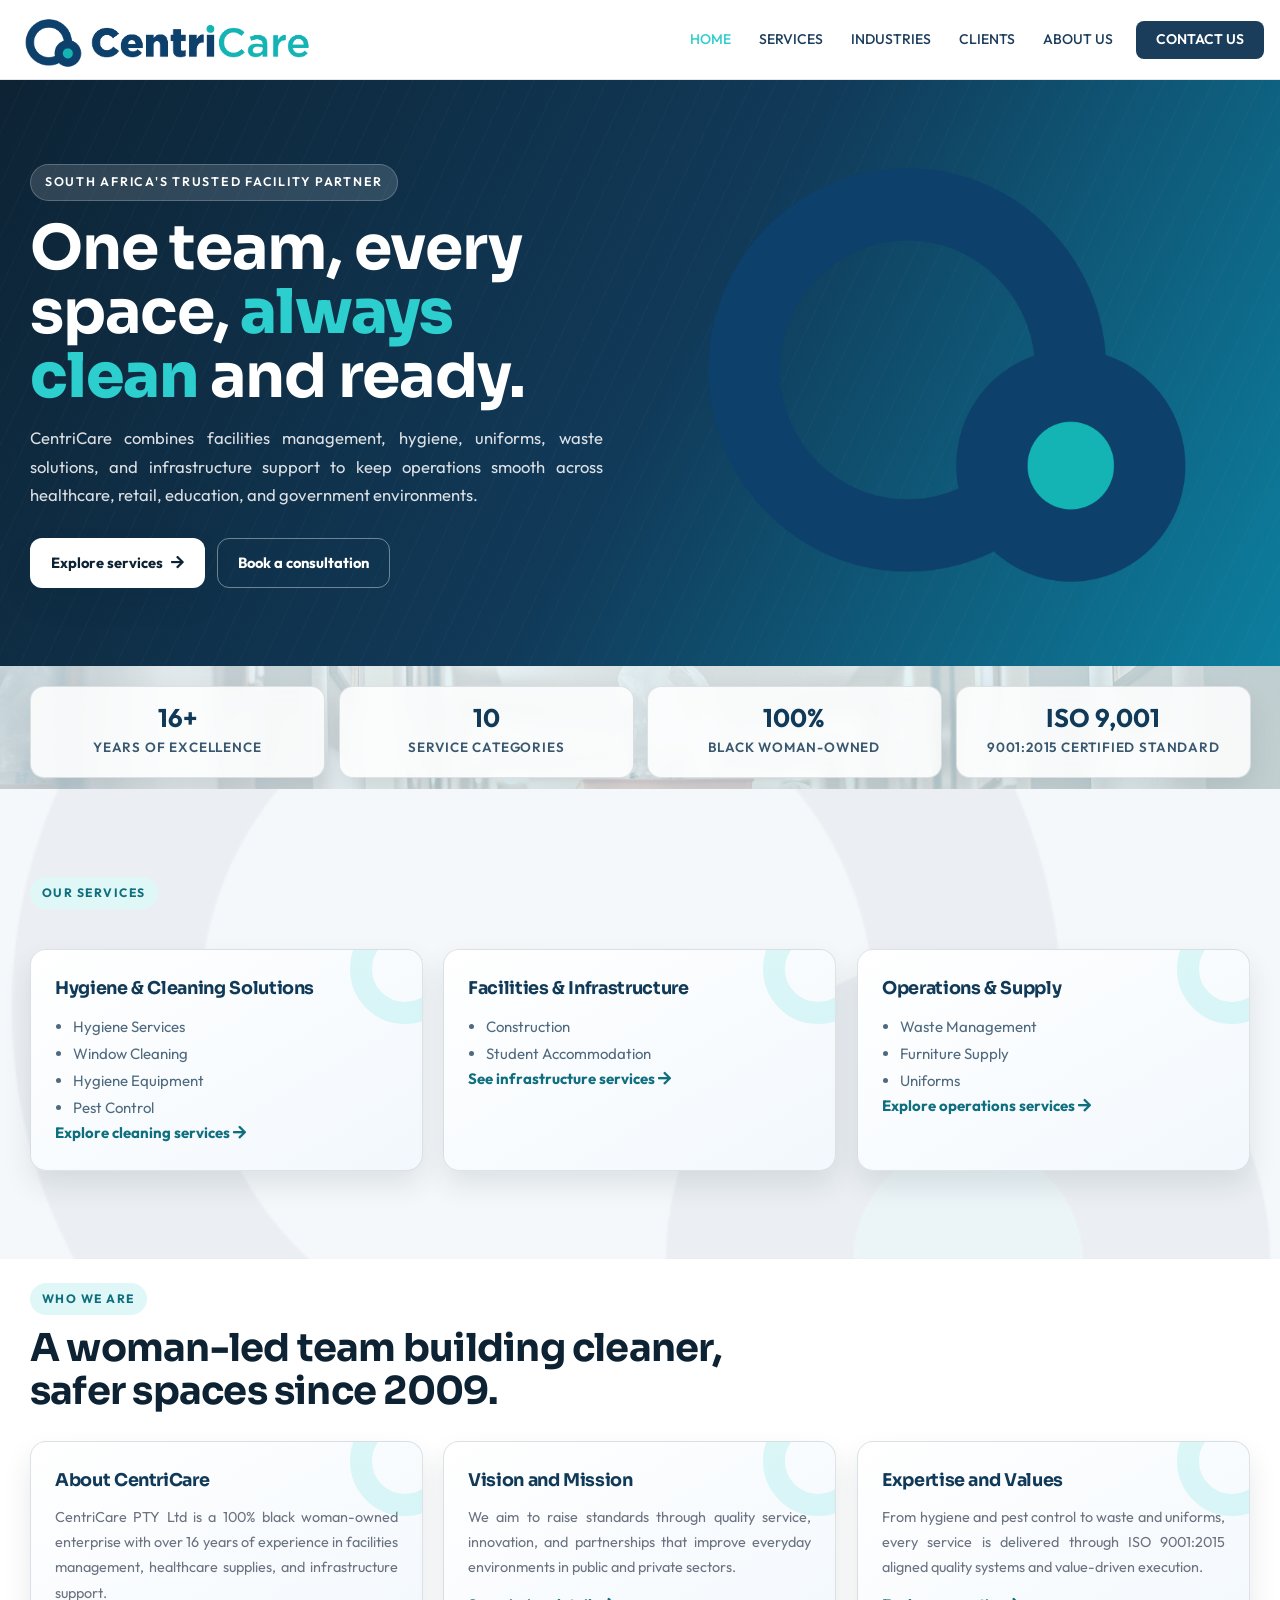
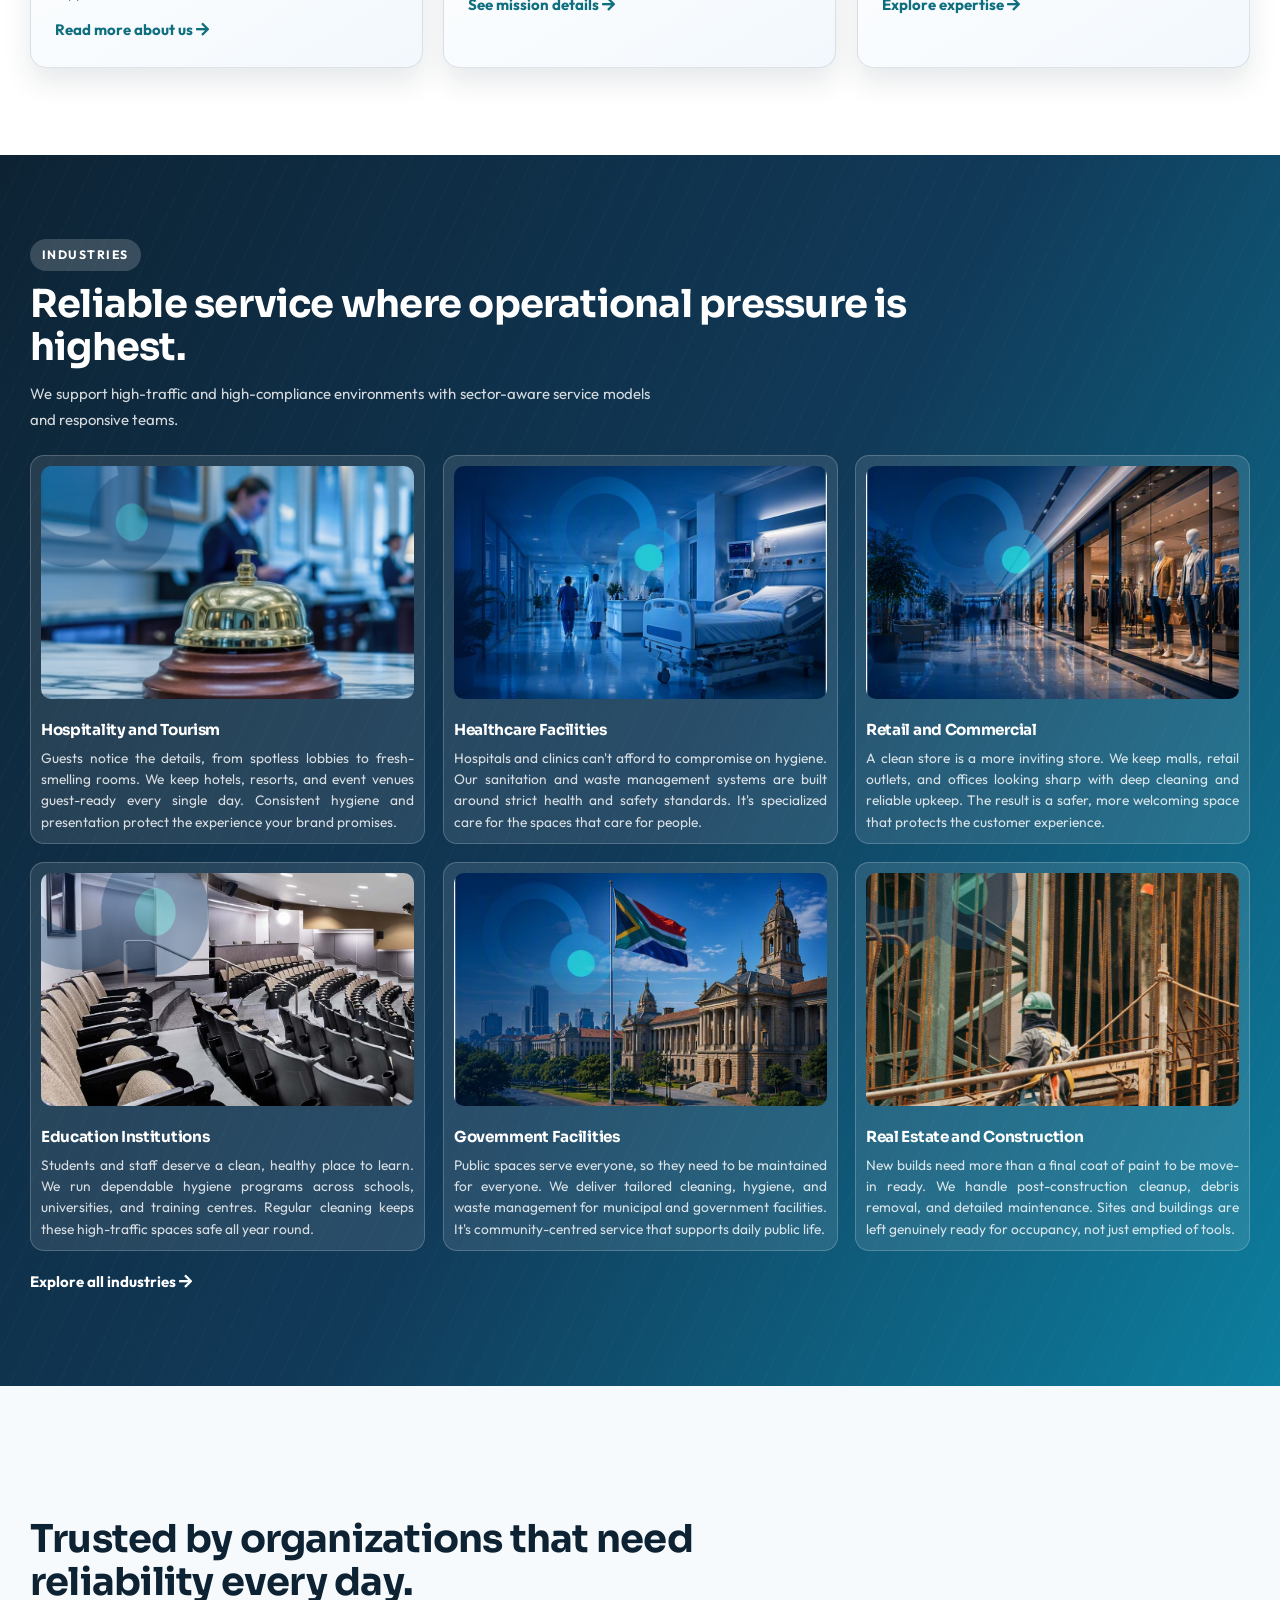
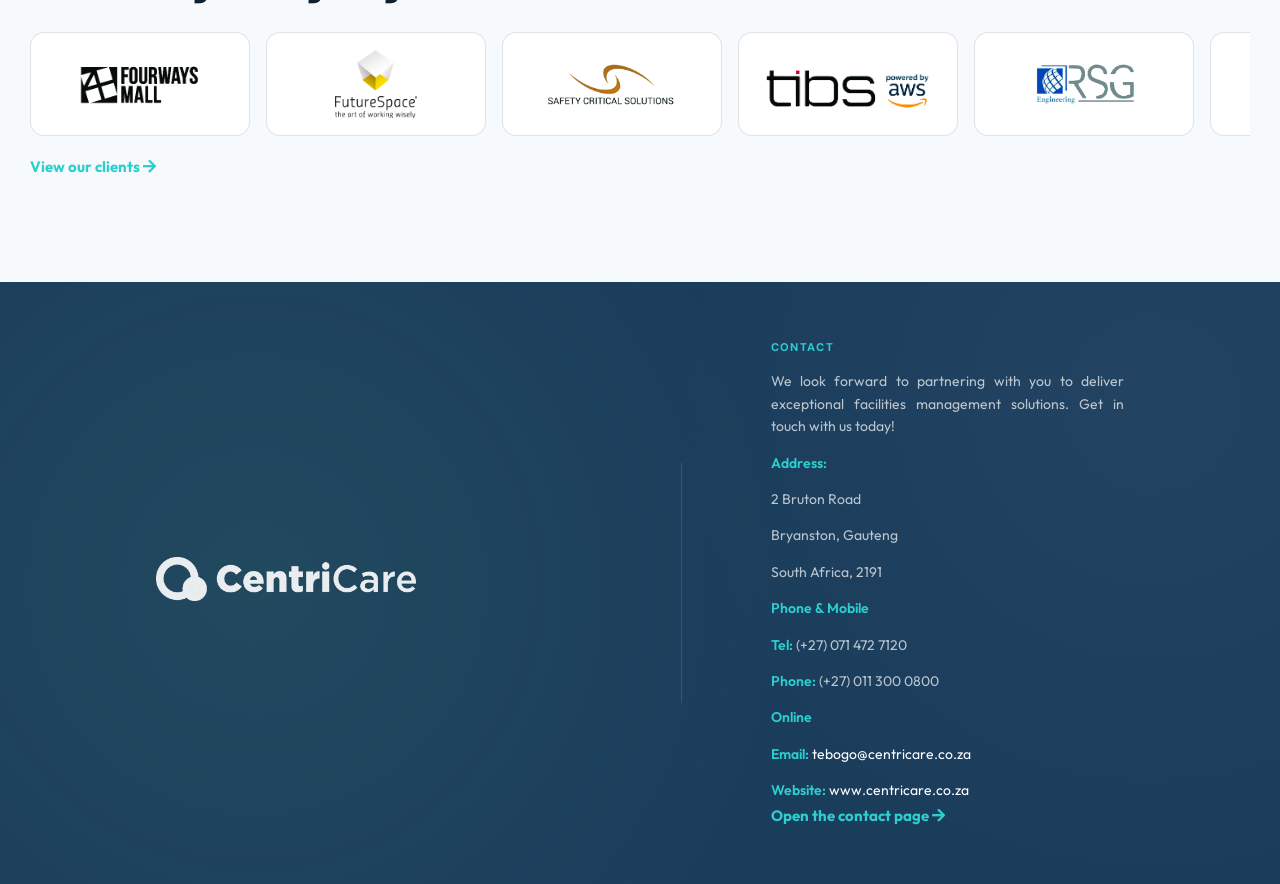
<file: index.html>
<!DOCTYPE html>
<html lang="en">

<head>
    <meta charset="utf-8">
    <meta content="width=device-width, initial-scale=1.0" name="viewport">
    <title>CentriCare | Facilities Management & Cleaning Services South Africa</title>
    <meta name="title" content="CentriCare | Facilities Management & Cleaning Services South Africa">
    <meta name="description" content="CentriCare provides facilities management, hygiene services, waste management, uniforms, and supply solutions in South Africa.">
    <meta name="robots" content="index, follow">
    <link href="img/favicon.png?v=2" rel="icon">
    <link href="https://cdnjs.cloudflare.com/ajax/libs/font-awesome/5.10.0/css/all.min.css" rel="stylesheet">
    <link href="css/pages.css?v=7" rel="stylesheet">
    <style>
        @import url('https://fonts.googleapis.com/css2?family=Sora:wght@300;400;500;600;700;800&family=Outfit:wght@400;500;600;700&display=swap');

        .cc-home-reinvent {
            --home-ink: #0d2334;
            --home-ocean: #113a59;
            --home-sky: #0d7f9f;
            --home-mint: #2dcece;
            --home-paper: #ffffff;
            --home-shadow: 0 24px 45px rgba(13, 35, 52, 0.16);
            --home-shadow-soft: 0 14px 28px rgba(13, 35, 52, 0.1);
            font-family: 'Outfit', 'DM Sans', sans-serif;
            color: var(--home-ink);
            background: radial-gradient(circle at 15% -5%, #d7f4ff 0%, rgba(215, 244, 255, 0) 40%), radial-gradient(circle at 90% 0%, rgba(45, 206, 206, 0.17) 0%, rgba(45, 206, 206, 0) 36%), #f7fafc;
        }

        .cc-home-reinvent h1,
        .cc-home-reinvent h2,
        .cc-home-reinvent h3,
        .cc-home-reinvent h4 {
            font-family: 'Sora', 'DM Sans', sans-serif;
            letter-spacing: -0.02em;
        }

        .cc-home-reinvent p {
            text-align: justify;
            
        }

        .home-shell {
            width: min(1220px, calc(100% - 2.5rem));
            margin: 0 auto;
        }

        .home-hero {
            position: relative;
            overflow: hidden;
            background: linear-gradient(120deg, #0d2334 0%, #113a59 52%, #0d7f9f 100%);
            padding: 84px 0 78px;
            color: #ffffff;
        }

        .home-hero::before {
            content: '';
            position: absolute;
            inset: 0;
            background: repeating-linear-gradient(115deg, rgba(255, 255, 255, 0.05) 0, rgba(255, 255, 255, 0.05) 1px, transparent 1px, transparent 22px);
            opacity: 0.45;
            pointer-events: none;
        }

        .home-hero__layout {
            position: relative;
            display: grid;
            grid-template-columns: 1fr 1.06fr;
            gap: 40px;
            align-items: center;
            z-index: 1;
        }

        .home-kicker {
            display: inline-flex;
            align-items: center;
            gap: 8px;
            border-radius: 999px;
            background: rgba(255, 255, 255, 0.14);
            border: 1px solid rgba(255, 255, 255, 0.22);
            padding: 7px 14px;
            font-size: 0.78rem;
            text-transform: uppercase;
            letter-spacing: 0.14em;
            margin-bottom: 16px;
            font-weight: 600;
        }

        .home-title {
            font-size: clamp(2.2rem, 4.8vw, 4.1rem);
            line-height: 1.04;
            margin: 0 0 16px;
            max-width: 13ch;
            color: #fff;
        }

        .home-title strong {
            color: var(--home-mint);
            font-weight: 800;
        }

        .home-subtitle {
            margin: 0;
            font-size: 1.04rem;
            line-height: 1.72;
            max-width: 54ch;
            color: rgba(255, 255, 255, 0.85);
        }

        .home-hero__actions {
            margin-top: 28px;
            display: flex;
            flex-wrap: wrap;
            gap: 12px;
        }

        .home-hero__visual {
            position: relative;
            border-radius: 18px;
            overflow: hidden;
            border: none;
            /* box-shadow: var(--home-shadow); */
            min-height: 420px;
            /* background: linear-gradient(165deg, rgba(255, 255, 255, 0.06), rgba(255, 255, 255, 0.02)); */
        }

        .home-hero__visual img {
            width: 100%;
            height: 100%;
            min-height: 420px;
            object-fit: cover;
            display: block;
        }

        .hero-visual__badge {
            position: absolute;
            left: 16px;
            bottom: 16px;
            background: rgba(13, 35, 52, 0.78);
            border: 1px solid rgba(255, 255, 255, 0.22);
            border-radius: 12px;
            padding: 10px 12px;
            color: #fff;
            font-size: 0.84rem;
            font-weight: 600;
        }

        .hero-visual__badge strong {
            color: var(--home-mint);
        }

        .home-btn {
            display: inline-flex;
            align-items: center;
            justify-content: center;
            gap: 8px;
            border-radius: 12px;
            padding: 12px 20px;
            font-size: 0.92rem;
            font-weight: 700;
            text-decoration: none;
            border: 1px solid transparent;
            transition: transform 0.25s ease, box-shadow 0.25s ease, background-color 0.25s ease;
        }

        .home-btn:hover {
            transform: translateY(-2px);
        }

        .home-btn--solid {
            background: #fff;
            color: var(--home-ink);
            box-shadow: var(--home-shadow-soft);
        }

        .home-btn--ghost {
            background: transparent;
            color: #fff;
            border-color: rgba(255, 255, 255, 0.4);
        }

        .home-hero__album {
            position: relative;
            min-height: 460px;
            perspective: 1000px;
        }

        .hero-album-card {
            position: absolute;
            width: min(260px, 42vw);
            background: #fff;
            border-radius: 16px;
            border: 1px solid rgba(13, 35, 52, 0.13);
            padding: 12px;
            box-shadow: var(--home-shadow);
            transform-origin: center center;
            transition: transform 0.35s ease;
            text-decoration: none;
            color: var(--home-ink);
            animation: heroFloat 5.5s ease-in-out infinite;
        }

        .hero-album-card:hover {
            transform: translateY(-8px) rotate(0deg) scale(1.02) !important;
        }

        .hero-album-card img {
            width: 100%;
            aspect-ratio: 4 / 3;
            object-fit: cover;
            border-radius: 10px;
            display: block;
            margin-bottom: 10px;
        }

        .hero-album-card span {
            display: inline-flex;
            align-items: center;
            justify-content: space-between;
            width: 100%;
            font-weight: 700;
            font-size: 0.88rem;
        }

        .hero-album-card--a { top: 6%; left: 10%; transform: rotate(-9deg); z-index: 2; animation-delay: 0.1s; }
        .hero-album-card--b { top: 2%; right: 8%; transform: rotate(8deg); z-index: 4; animation-delay: 0.9s; }
        .hero-album-card--c { top: 38%; left: 0; transform: rotate(-4deg); z-index: 5; animation-delay: 0.45s; }
        .hero-album-card--d { top: 44%; right: 4%; transform: rotate(10deg); z-index: 3; animation-delay: 1.2s; }
        .hero-album-card--e { top: 24%; left: 34%; transform: rotate(2deg); z-index: 6; animation-delay: 1.6s; }

        .home-stats {
            padding: 20px 0 0;
            margin-top: -38px;
            position: relative;
            z-index: 4;
        }

        .home-stats__inner {
            display: grid;
            gap: 14px;
            grid-template-columns: repeat(4, minmax(0, 1fr));
        }

        .home-stat {
            background: rgba(255, 255, 255, 0.86);
            border: 1px solid rgba(13, 35, 52, 0.12);
            backdrop-filter: blur(8px);
            padding: 18px 16px;
            border-radius: 14px;
            text-align: center;
            box-shadow: var(--home-shadow-soft);
        }

        .home-stat strong {
            display: block;
            color: var(--home-ocean);
            font-size: clamp(1.35rem, 2vw, 2rem);
            line-height: 1;
            margin-bottom: 4px;
        }

        .home-stat span {
            color: #39586f;
            font-size: 0.84rem;
            font-weight: 600;
            text-transform: uppercase;
            letter-spacing: 0.06em;
        }

        .home-merge {
            position: relative;
            overflow: hidden;
        }

        .home-merge::before {
            content: '';
            position: absolute;
            inset: 0;
            z-index: 0;
            opacity: 0.18;
            background-size: cover;
            background-position: center;
            filter: saturate(0.95);
            pointer-events: none;
        }

        .home-merge > section,
        .home-merge > .home-stats {
            position: relative;
            z-index: 1;
        }

        .home-merge--services::before {
            background-image: url('img/services/clean_3.jpg?v=2');
        }

        .home-merge--partners::before {
            background-image: url('img/clients/clean_3.jpg?v=2');
        }

        .home-section {
            padding: 88px 0;
        }

        .home-section--services,
        .home-section--about,
        .home-section--clients {
            position: relative;
            overflow: hidden;
        }

        .home-section--services::before,
        .home-section--about::before,
        .home-section--clients::before {
            content: '';
            position: absolute;
            inset: 0;
            z-index: 0;
            opacity: 0.18;
            background-size: cover;
            background-position: center;
            filter: saturate(0.95);
        }

        .home-section--services::before {
            /* background-image: url('img/services/clean_4.jpg?v=2'); */
            background-image: linear-gradient(rgba(255, 255, 255, 0.75), rgba(255, 255, 255, 0.75)), url('../img/favicon.png?v=2');
            background-repeat: no-repeat;
            background-position: center;
            background-size: cover;
        }

        .home-section--about::before {
            /* background-image: url('img/services/clean_2.jpg?v=2'); */
        }

        .home-section--services .home-shell,
        .home-section--about .home-shell,
        .home-section--clients .home-shell {
            position: relative;
            z-index: 1;
        }

        .service-group-list {
            margin: 0;
            padding-left: 18px;
            line-height: 1.8;
            color: #4f6a7f;
        }

        .section-head {
            max-width: 760px;
            margin-bottom: 28px;
        }

        .section-head__kicker {
            display: inline-flex;
            border-radius: 999px;
            background: #dff8f7;
            color: #0f6f7f;
            font-size: 0.76rem;
            font-weight: 700;
            letter-spacing: 0.12em;
            text-transform: uppercase;
            padding: 6px 12px;
            margin-bottom: 12px;
        }

        .section-head h2 {
            margin: 0 0 12px;
            color: var(--home-ink);
            font-size: clamp(1.7rem, 3vw, 2.8rem);
            line-height: 1.12;
        }

        .section-head p {
            margin: 0;
            color: #4f6a7f;
            max-width: 62ch;
            line-height: 1.72;
        }

        .service-album {
            display: grid;
            gap: 22px;
            grid-template-columns: repeat(5, minmax(0, 1fr));
        }

        .service-album-card {
            position: relative;
            display: block;
            padding: 10px;
            background: var(--home-paper);
            border-radius: 14px;
            border: 1px solid rgba(13, 35, 52, 0.14);
            box-shadow: var(--home-shadow-soft);
            text-decoration: none;
            color: var(--home-ink);
            transition: transform 0.28s ease, box-shadow 0.28s ease;
        }

        .service-album-card img {
            width: 100%;
            aspect-ratio: 4 / 5;
            object-fit: cover;
            border-radius: 10px;
            display: block;
        }

        .service-album-card h3 { margin: 10px 0 2px; font-size: 0.92rem; color: var(--home-ocean); }
        .service-album-card p { margin: 0; font-size: 0.74rem; color: #5b768c; text-transform: uppercase; letter-spacing: 0.07em; font-weight: 700; }
        .service-album-card:hover { transform: translateY(-8px) rotate(0deg) scale(1.02) !important; box-shadow: var(--home-shadow); }

        .tilt-left { transform: rotate(-4deg); }
        .tilt-right { transform: rotate(4deg); }
        .tilt-soft-left { transform: rotate(-2deg); }
        .tilt-soft-right { transform: rotate(2deg); }

        .story-grid {
            display: grid;
            grid-template-columns: repeat(3, minmax(0, 1fr));
            gap: 20px;
        }

        .story-card {
            position: relative;
            overflow: hidden;
            background: linear-gradient(150deg, #ffffff 0%, #f2f8fd 100%);
            border: 1px solid rgba(13, 35, 52, 0.12);
            border-radius: 16px;
            padding: 24px;
            box-shadow: var(--home-shadow-soft);
        }

        .story-card h3 { margin: 0 0 10px; color: var(--home-ocean); font-size: 1.1rem; }
        .story-card p { margin: 0 0 12px; color: #4f6a7f; line-height: 1.72; font-size: 0.95rem; }
        .story-card a { color: #0f6f7f; font-weight: 700; text-decoration: none; }
        .story-card::after { content: ''; position: absolute; top: -36px; right: -38px; width: 110px; height: 110px; border: 22px solid rgba(45, 206, 206, 0.15); border-radius: 50%; pointer-events: none; }

        .industry-pins {
            background: linear-gradient(160deg, #0f2b43 0%, #0f3d5e 62%, #0f6f7f 100%);
            color: #fff;
            border-radius: 24px;
            padding: 28px;
            position: relative;
            overflow: hidden;
        }

        .industry-pins::before { content: ''; position: absolute; inset: 0; background: radial-gradient(circle at 30% 20%, rgba(45, 206, 206, 0.3) 0%, rgba(45, 206, 206, 0) 40%); pointer-events: none; }

        .industry-grid {
            position: relative;
            z-index: 1;
            display: grid;
            grid-template-columns: repeat(3, minmax(0, 1fr));
            gap: 18px;
        }

        .industry-card { background: rgba(255, 255, 255, 0.1); border: 1px solid rgba(255, 255, 255, 0.2); border-radius: 14px; padding: 10px; backdrop-filter: blur(3px); }
        .industry-card img { width: 100%; aspect-ratio: 16 / 10; object-fit: cover; border-radius: 10px; margin-bottom: 10px; }
        .industry-card h3 { margin: 0 0 6px; font-size: 0.95rem; color: #fff; }
        .industry-card p { margin: 0; color: rgba(255, 255, 255, 0.82); font-size: 0.86rem; line-height: 1.55; }

        .clients-carousel {
            display: flex;
            gap: 0;
            overflow: hidden;
            width: 100%;
        }

        .clients-track {
            display: flex;
            gap: 16px;
            width: max-content;
            flex-shrink: 0;
            animation: ccClientsLoop 26s linear infinite;
        }

        .clients-track--clone {
            animation-delay: -13s;
        }

        .client-tile { background: #fff; border: 1px solid rgba(13, 35, 52, 0.12); border-radius: 14px; padding: 14px; display: flex; align-items: center; justify-content: center; min-height: 104px; flex: 0 0 220px; transition: transform 0.25s ease, box-shadow 0.25s ease; }
        .client-tile:hover { transform: translateY(-4px); box-shadow: var(--home-shadow-soft); }
        .client-tile img { max-width: 100%; max-height: 68px; object-fit: contain; }

        @keyframes ccClientsLoop {
            from { transform: translateX(0); }
            to { transform: translateX(-100%); }
        }

        @keyframes ccRotateIn {
            from { opacity: 0; transform: rotate(-10deg) scale(0.88); }
            to { opacity: 1; transform: rotate(0deg) scale(1); }
        }

        @keyframes ccSlideUp {
            from { opacity: 0; transform: translateY(32px); }
            to { opacity: 1; transform: translateY(0); }
        }

        [data-animate="rotate-in"].is-visible { animation-name: ccRotateIn; animation-duration: 0.72s; animation-fill-mode: both; animation-timing-function: cubic-bezier(0.2, 0.8, 0.2, 1); }
        [data-animate="slide-up"].is-visible { animation-name: ccSlideUp; animation-duration: 0.64s; animation-fill-mode: both; animation-timing-function: ease-out; }

        @media (max-width: 1160px) {
            .home-hero__layout { grid-template-columns: 1fr; gap: 30px; }
            .home-hero__album { min-height: 390px; max-width: 640px; margin: 0 auto; }
            .service-album { grid-template-columns: repeat(3, minmax(0, 1fr)); }
            .industry-grid, .story-grid, .home-stats__inner { grid-template-columns: repeat(2, minmax(0, 1fr)); }
            .client-tile { flex-basis: 200px; }
            .home-hero__visual,
            .home-hero__visual img {
                min-height: 360px;
            }
        }

        @media (max-width: 760px) {
            .home-hero { padding: 64px 0 62px; }
            .home-shell { width: min(1220px, calc(100% - 1.2rem)); }
            .home-hero__album { min-height: auto; display: grid; grid-template-columns: 1fr 1fr; gap: 12px; }
            .hero-album-card { position: relative; width: 100%; top: auto !important; left: auto !important; right: auto !important; transform: rotate(0deg) !important; animation: none; }
            .home-hero__visual,
            .home-hero__visual img {
                min-height: 290px;
            }
            .home-stats { margin-top: -22px; }
            .home-section { padding: 70px 0; }
            .service-album, .industry-grid, .story-grid, .home-stats__inner { grid-template-columns: 1fr; }
            .client-tile { flex-basis: 168px; min-height: 90px; }
            .service-album-card, .tilt-left, .tilt-right, .tilt-soft-left, .tilt-soft-right { transform: rotate(0deg); }
        }

        @media (prefers-reduced-motion: reduce) {
            [data-animate], [data-animate].is-visible, .hero-album-card {
                animation: none !important;
                transition: none !important;
                transform: none !important;
                opacity: 1 !important;
            }

            .clients-track,
            .clients-track--clone {
                animation: none !important;
                transform: none !important;
            }

            .clients-carousel {
                overflow-x: auto;
            }
        }
    </style>
</head>

<body class="cc-storefront cc-home-reinvent">
    <nav class="cc-nav">
        <a href="index" class="cc-nav__brand">
            <img src="./img/CentriCare-logo.png?v=2" alt="CentriCare Logo" class="cc-nav__logo">
        </a>
        <button class="cc-nav__toggle" id="navToggle" aria-label="Toggle menu" aria-expanded="false">
            <span></span><span></span><span></span>
        </button>
        <div class="cc-nav__menu" id="navMenu">
            <a href="index" class="cc-nav__link active">Home</a>
            <a href="services" class="cc-nav__link">Services</a>
            <a href="industries" class="cc-nav__link">Industries</a>
            <a href="clients" class="cc-nav__link">Clients</a>
            <a href="about" class="cc-nav__link">About Us</a>
            <a href="contact" class="cc-nav__cta">Contact Us</a>
        </div>
    </nav>

    <section id="header" class="home-hero">
        <div class="home-shell home-hero__layout">
            <div>
                <div class="home-kicker" data-animate="fade-up">South Africa&apos;s trusted facility partner</div>
                <h1 class="home-title" data-animate="fade-up" style="animation-delay:0.08s;">
                    One team, every space, <strong>always clean</strong> and ready.
                </h1>
                <p class="home-subtitle" data-animate="fade-up" style="animation-delay:0.16s;">
                    CentriCare combines facilities management, hygiene, uniforms, waste solutions, and infrastructure support to keep operations smooth across healthcare, retail, education, and government environments.
                </p>
                <div class="home-hero__actions" data-animate="fade-up" style="animation-delay:0.24s;">
                    <a class="home-btn home-btn--solid" href="services">Explore services <i class="fas fa-arrow-right"></i></a>
                    <a class="home-btn home-btn--ghost" href="contact">Book a consultation</a>
                </div>
            </div>

            <div class="home-hero__visual" data-animate="fade-left" style="animation-delay:0.16s;background-image:url('img/favicon.png?v=2');background-size:contain;background-position:center;background-repeat:no-repeat;" aria-label="Facilities service preview">
                <!-- <div class="hero-visual__badge"><strong>Integrated delivery:</strong> Hygiene, facilities, operations, and supply</div> -->
            </div>
        </div>
    </section>

    <div class="home-merge home-merge--services">
        <section class="home-stats">
            <div class="home-shell">
                <div class="home-stats__inner" style="padding-bottom:10px;">
                    <div class="home-stat" data-animate="slide-up" style="animation-delay:0.06s;">
                        <strong class="count-up" data-target="16" data-suffix="+">0</strong>
                        <span>Years of excellence</span>
                    </div>
                    <div class="home-stat" data-animate="slide-up" style="animation-delay:0.12s;">
                        <strong class="count-up" data-target="10">0</strong>
                        <span>Service categories</span>
                    </div>
                    <div class="home-stat" data-animate="slide-up" style="animation-delay:0.18s;">
                        <strong class="count-up" data-target="100" data-suffix="%">0</strong>
                        <span>Black woman-owned</span>
                    </div>
                    <div class="home-stat" data-animate="slide-up" style="animation-delay:0.24s;">
                        <strong class="count-up" data-target="9001" data-prefix="ISO ">0</strong>
                        <span>9001:2015 certified standard</span>
                    </div>
                </div>
            </div>
        </section>

        <section id="services" class="home-section home-section--services">
            <div class="home-shell">
                <header class="section-head">
                    <span class="section-head__kicker" data-animate="fade-up">Our Services</span>
                </header>

                <div class="story-grid">
                    <article class="story-card" data-animate="fade-right">
                        <h3>Hygiene & Cleaning Solutions</h3>
                        <ul class="service-group-list">
                            <li>Hygiene Services</li>
                            <li>Window Cleaning</li>
                            <li>Hygiene Equipment</li>
                            <li>Pest Control</li>
                        </ul>
                        <a href="services#hygiene-services">Explore cleaning services <i class="fas fa-arrow-right"></i></a>
                    </article>
                    <article class="story-card" data-animate="fade-up" style="animation-delay:0.09s;">
                        <h3>Facilities & Infrastructure</h3>
                        <ul class="service-group-list">
                            <li>Construction</li>
                            <li>Student Accommodation</li>
                        </ul>
                        <a href="services#construction">See infrastructure services <i class="fas fa-arrow-right"></i></a>
                    </article>
                    <article class="story-card" data-animate="fade-left" style="animation-delay:0.14s;">
                        <h3>Operations & Supply</h3>
                        <ul class="service-group-list">
                            <li>Waste Management</li>
                            <li>Furniture Supply</li>
                            <li>Uniforms</li>
                        </ul>
                        <a href="services#waste-management">Explore operations services <i class="fas fa-arrow-right"></i></a>
                    </article>
                </div>
            </div>
        </section>
    </div>

    <section id="about" class="home-section home-section--about" style="padding-top:24px;">
        <div class="home-shell">
            <header class="section-head">
                <span class="section-head__kicker" data-animate="fade-up">Who We Are</span>
                <h2 data-animate="fade-up" style="animation-delay:0.05s;">A woman-led team building cleaner, safer spaces since 2009.</h2>
            </header>
            <div class="story-grid">
                <article class="story-card" data-animate="fade-right">
                    <h3>About CentriCare</h3>
                    <p>CentriCare PTY Ltd is a 100% black woman-owned enterprise with over 16 years of experience in facilities management, healthcare supplies, and infrastructure support.</p>
                    <a href="about#about_about">Read more about us <i class="fas fa-arrow-right"></i></a>
                </article>
                <article class="story-card" data-animate="fade-up" style="animation-delay:0.09s;">
                    <h3>Vision and Mission</h3>
                    <p>We aim to raise standards through quality service, innovation, and partnerships that improve everyday environments in public and private sectors.</p>
                    <a href="about#mission_about">See mission details <i class="fas fa-arrow-right"></i></a>
                </article>
                <article class="story-card" data-animate="fade-left" style="animation-delay:0.14s;">
                    <h3>Expertise and Values</h3>
                    <p>From hygiene and pest control to waste and uniforms, every service is delivered through ISO 9001:2015 aligned quality systems and value-driven execution.</p>
                    <a href="expertise">Explore expertise <i class="fas fa-arrow-right"></i></a>
                </article>
            </div>
        </div>
    </section>

    <section id="industries" class="home-hero" style="padding-top:5;">
        <div class="home-shell">
            <div  data-animate="fade-up">
                <header class="section-head" style="margin-bottom:22px;max-width:900px;">
                    <span class="section-head__kicker" style="background:rgba(255,255,255,0.18);color:#fff;" data-animate="fade-up">Industries</span>
                    <h2 style="color:#fff;animation-delay:0.05s;" data-animate="fade-up">Reliable service where operational pressure is highest.</h2>
                    <p style="color:rgba(255,255,255,0.82);animation-delay:0.1s;" data-animate="fade-up">We support high-traffic and high-compliance environments with sector-aware service models and responsive teams.</p>
                </header>

                <div class="industry-grid">
                    <article class="industry-card" data-animate="scale-in"><img src="img/industries/hotel.jpg?v=2" alt="Hospitality and tourism operations"><h3>Hospitality and Tourism</h3><p>Guests notice the details, from spotless lobbies to fresh-smelling rooms. We keep hotels, resorts, and event venues guest-ready every single day. Consistent hygiene and presentation protect the experience your brand promises.</p></article>
                    <article class="industry-card" data-animate="scale-in" style="animation-delay:0.08s;"><img src="img/industries/hospital.jpg?v=2" alt="Healthcare facilities"><h3>Healthcare Facilities</h3><p>Hospitals and clinics can't afford to compromise on hygiene. Our sanitation and waste management systems are built around strict health and safety standards. It's specialized care for the spaces that care for people.</p></article>
                    <article class="industry-card" data-animate="scale-in" style="animation-delay:0.16s;"><img src="img/industries/shop.jpg?v=2" alt="Retail environments"><h3>Retail and Commercial</h3><p>A clean store is a more inviting store. We keep malls, retail outlets, and offices looking sharp with deep cleaning and reliable upkeep. The result is a safer, more welcoming space that protects the customer experience.</p></article>
                    <article class="industry-card" data-animate="scale-in" style="animation-delay:0.24s;"><img src="img/industries/aula.png?v=2" alt="Education institutions"><h3>Education Institutions</h3><p>Students and staff deserve a clean, healthy place to learn. We run dependable hygiene programs across schools, universities, and training centres. Regular cleaning keeps these high-traffic spaces safe all year round.</p></article>
                    <article class="industry-card" data-animate="scale-in" style="animation-delay:0.32s;"><img src="img/industries/government.jpg?v=2" alt="Government facilities"><h3>Government Facilities</h3><p>Public spaces serve everyone, so they need to be maintained for everyone. We deliver tailored cleaning, hygiene, and waste management for municipal and government facilities. It's community-centred service that supports daily public life.</p></article>
                    <article class="industry-card" data-animate="scale-in" style="animation-delay:0.4s;"><img src="img/services/construction3.jpg?v=2" alt="Construction sites"><h3>Real Estate and Construction</h3><p>New builds need more than a final coat of paint to be move-in ready. We handle post-construction cleanup, debris removal, and detailed maintenance. Sites and buildings are left genuinely ready for occupancy, not just emptied of tools.</p></article>
                </div>

                <p style="margin-top:18px;"><a href="industries" class="text-white text-decoration-none fw-bold">Explore all industries <i class="fas fa-arrow-right"></i></a></p>
            </div>
        </div>
    </section>

    <section id="clients" class="home-section home-section--clients" style="padding-top:5;">
        <div class="home-shell">
            <header class="section-head">
                <span class="section-head__kicker" data-animate="fade-up">Clients</span>
                <h2 data-animate="fade-up" style="animation-delay:0.05s;">Trusted by organizations that need reliability every day.</h2>
            </header>

            <div class="clients-carousel" data-animate="slide-up">
                <div class="clients-track">
                    <div class="client-tile"><img src="./img/clients/img55.jpg?v=2" alt="Fourways Mall logo"></div>
                    <div class="client-tile"><img src="./img/clients/img56.jpg?v=2" alt="Future Space logo"></div>
                    <div class="client-tile"><img src="./img/clients/img57.jpg?v=2" alt="Safety Critical Solutions logo"></div>
                    <div class="client-tile"><img src="./img/clients/img58.jpg?v=2" alt="Tibs logo"></div>
                    <div class="client-tile"><img src="./img/clients/img59.jpg?v=2" alt="RSG Engineering logo"></div>
                    <div class="client-tile"><img src="./img/clients/img60.jpg?v=2" alt="Dirt Diggers logo"></div>
                    <div class="client-tile"><img src="./img/clients/smu.jpg?v=2" alt="SMU logo"></div>
                    <div class="client-tile"><img src="./img/clients/verb.jpg?v=2" alt="Verb logo"></div>
                    <div class="client-tile"><img src="./img/clients/img55.jpg?v=2" alt=""></div>
                    <div class="client-tile"><img src="./img/clients/img56.jpg?v=2" alt=""></div>
                    <div class="client-tile"><img src="./img/clients/img57.jpg?v=2" alt=""></div>
                    <div class="client-tile"><img src="./img/clients/img58.jpg?v=2" alt=""></div>
                    <div class="client-tile"><img src="./img/clients/img59.jpg?v=2" alt=""></div>
                    <div class="client-tile"><img src="./img/clients/img60.jpg?v=2" alt=""></div>
                    <div class="client-tile"><img src="./img/clients/smu.jpg?v=2" alt=""></div>
                    <div class="client-tile"><img src="./img/clients/verb.jpg?v=2" alt=""></div>
                </div>
            </div>

            <p style="margin-top:18px;"><a class="fw-bold text-teal text-decoration-none" href="clients">View our clients <i class="fas fa-arrow-right"></i></a></p>
        </div>
    </section>

    <section id="contact" class="contact-section">
        <div class="container">
            <div class="row align-items-center">
                <div class="col-md-6">
                    <div class="logo-container">
                        <img src="./img/CentriCare-logo-inverse.png?v=2" alt="CentriCare Logo White" width="100%">
                    </div>
                </div>

                <div class="col-md-1 d-none d-md-block">
                    <div class="v-line"></div>
                </div>

                <div class="col-md-5 ps-md-5">
                    <h6 class="contact-header">Contact</h6>
                    <p class="contact-detail">We look forward to partnering with you to deliver exceptional facilities management solutions. Get in touch with us today!</p>
                    <p class="contact-detail"><span class="text-teal">Address:</span></p>
                    <p class="contact-detail">2 Bruton Road</p>
                    <p class="contact-detail">Bryanston, Gauteng</p>
                    <p class="contact-detail">South Africa, 2191</p>

                    <p class="contact-detail"><span class="text-teal">Phone & Mobile</span></p>
                    <p class="contact-detail"><span class="text-teal">Tel:</span> (+27) 071 472 7120</p>
                    <p class="contact-detail"><span class="text-teal">Phone:</span> (+27) 011 300 0800</p>

                    <p class="contact-detail"><span class="text-teal">Online</span></p>
                    <p class="contact-detail"><span class="text-teal">Email:</span>
                        <a href="mailto:tebogo@centricare.co.za" class="text-white text-decoration-none">tebogo@centricare.co.za</a>
                    </p>
                    <p class="contact-detail"><span class="text-teal">Website:</span>
                        <a href="https://www.centricare.co.za" class="text-white text-decoration-none" target="_blank">www.centricare.co.za</a>
                    </p>

                    <a class="fw-bold text-teal text-decoration-none" href="contact">Open the contact page <i class="fas fa-arrow-right"></i></a>
                </div>
            </div>
        </div>
    </section>

    <a href="#header" class="back-to-top" aria-label="Back to top"><i class="fas fa-arrow-up"></i></a>

    <script>
        const navToggle = document.getElementById('navToggle');
        const navMenu = document.getElementById('navMenu');

        if (navToggle && navMenu) {
            navToggle.addEventListener('click', () => {
                const isOpen = navMenu.classList.toggle('is-open');
                navToggle.setAttribute('aria-expanded', String(isOpen));
            });

            navMenu.querySelectorAll('a').forEach(link => {
                link.addEventListener('click', () => {
                    navMenu.classList.remove('is-open');
                    navToggle.setAttribute('aria-expanded', 'false');
                });
            });
        }

        (function() {
            var els = document.querySelectorAll('[data-animate]');
            if (!els.length) return;
            if ('IntersectionObserver' in window) {
                var io = new IntersectionObserver(function(entries) {
                    entries.forEach(function(entry) {
                        if (entry.isIntersecting) {
                            entry.target.classList.add('is-visible');
                            io.unobserve(entry.target);
                        }
                    });
                }, { threshold: 0.1 });
                els.forEach(function(el) { io.observe(el); });
            } else {
                els.forEach(function(el) { el.classList.add('is-visible'); });
            }
        })();

        (function() {
            var counters = document.querySelectorAll('.count-up[data-target]');
            if (!counters.length) return;

            function animateCounter(el) {
                var target = Number(el.getAttribute('data-target')) || 0;
                var prefix = el.getAttribute('data-prefix') || '';
                var suffix = el.getAttribute('data-suffix') || '';
                var duration = 1500;
                var start = 0;
                var startTime = null;

                function step(timestamp) {
                    if (!startTime) startTime = timestamp;
                    var progress = Math.min((timestamp - startTime) / duration, 1);
                    var eased = 1 - Math.pow(1 - progress, 3);
                    var value = Math.floor(start + (target - start) * eased);
                    el.textContent = prefix + value.toLocaleString() + suffix;
                    if (progress < 1) {
                        requestAnimationFrame(step);
                    } else {
                        el.textContent = prefix + target.toLocaleString() + suffix;
                    }
                }

                requestAnimationFrame(step);
            }

            if ('IntersectionObserver' in window) {
                var seen = new WeakSet();
                var counterObserver = new IntersectionObserver(function(entries) {
                    entries.forEach(function(entry) {
                        if (entry.isIntersecting && !seen.has(entry.target)) {
                            seen.add(entry.target);
                            animateCounter(entry.target);
                            counterObserver.unobserve(entry.target);
                        }
                    });
                }, { threshold: 0.35 });

                counters.forEach(function(counter) {
                    counterObserver.observe(counter);
                });
            } else {
                counters.forEach(function(counter) {
                    animateCounter(counter);
                });
            }
        })();

        var btt = document.querySelector('.back-to-top');
        if (btt) {
            btt.style.opacity = '0';
            btt.style.transition = 'opacity 0.3s';
            window.addEventListener('scroll', function() {
                btt.style.opacity = window.scrollY > 400 ? '1' : '0';
            });
        }
    </script>
</body>

</html>
</file>
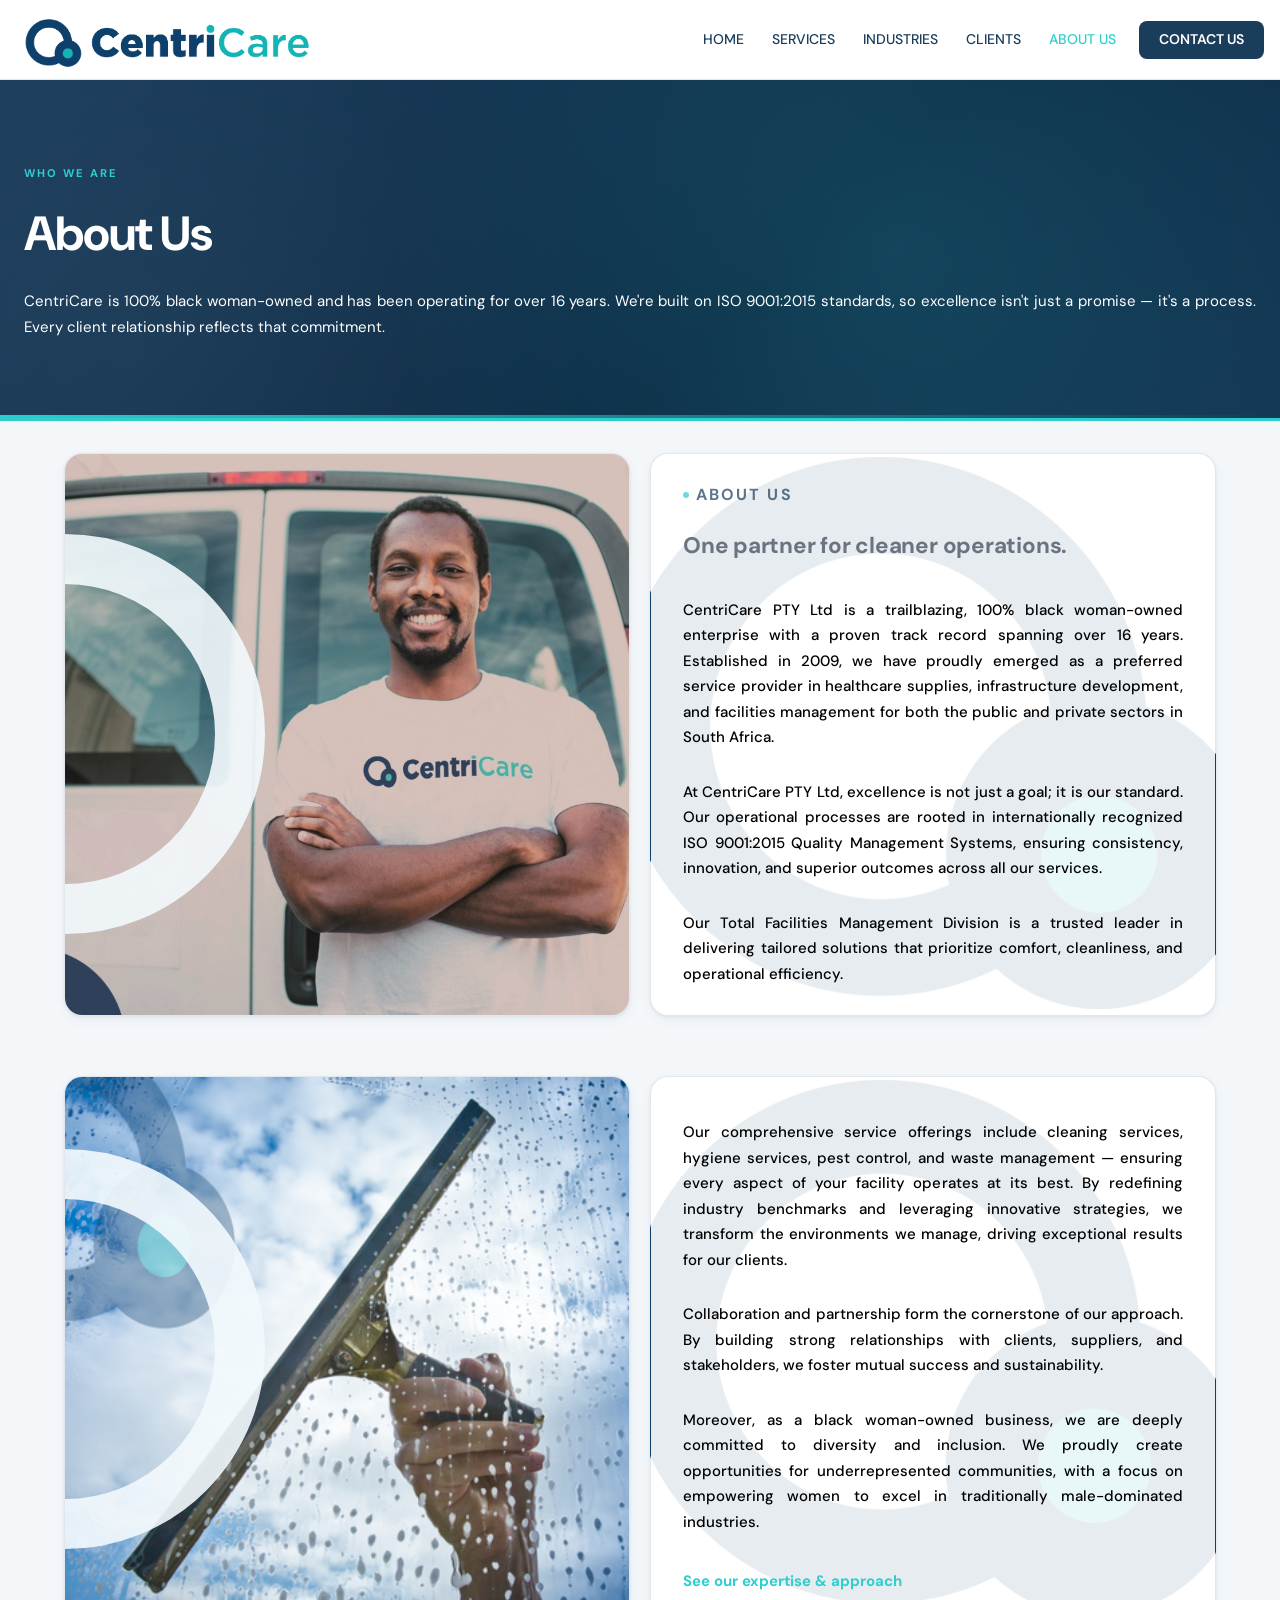
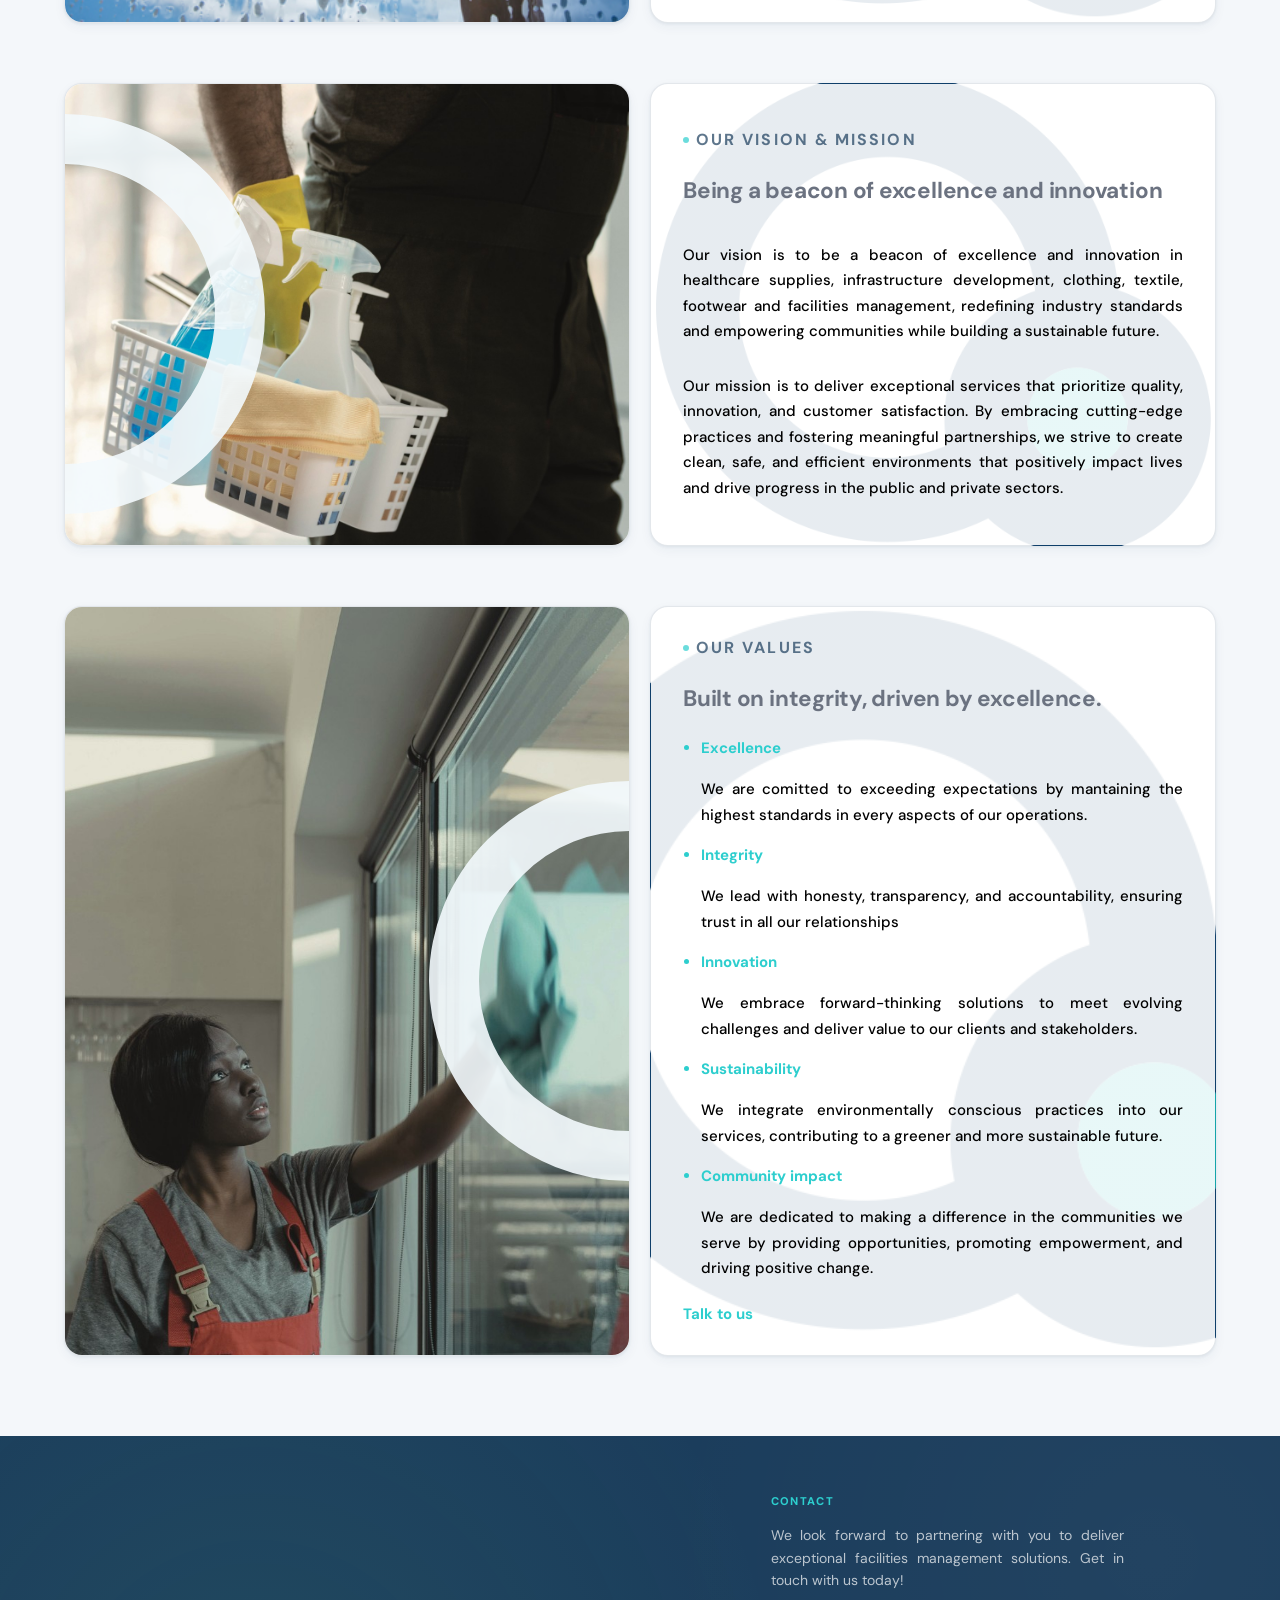
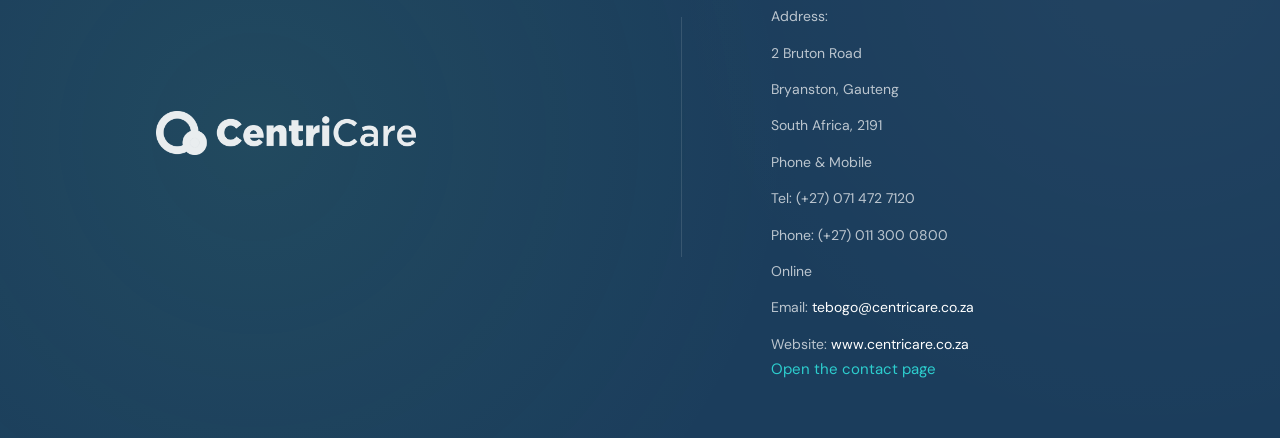
<file: about.html>
<!DOCTYPE html>
<html lang="en">
<head>
    <meta charset="utf-8">
    <meta name="viewport" content="width=device-width, initial-scale=1.0">
    <title>CentriCare | About</title>
    <meta name="description" content="Learn more about CentriCare and our facilities management focus.">
    <meta name="robots" content="index, follow">
    <link href="img/favicon.png?v=2" rel="icon">
    <link href="css/pages.css?v=6" rel="stylesheet">
</head>
<body class="cc-storefront">
    <nav class="cc-nav">
        <a href="index" class="cc-nav__brand">
            <img src="./img/CentriCare-logo.png?v=2" alt="CentriCare Logo" class="cc-nav__logo">
        </a>
        <button class="cc-nav__toggle" id="navToggle" aria-label="Toggle menu" aria-expanded="false">
            <span></span><span></span><span></span>
        </button>
        <div class="cc-nav__menu" id="navMenu">
            <a href="index" class="cc-nav__link">Home</a>
            <a href="services" class="cc-nav__link">Services</a>
            <a href="industries" class="cc-nav__link">Industries</a>
            <a href="clients" class="cc-nav__link">Clients</a>
            <a href="about" class="cc-nav__link active">About Us</a>
            <a href="contact" class="cc-nav__cta">Contact Us</a>
        </div>
    </nav>

    <header class="pages-header pages-header--enhanced">
    <div style="position:relative; z-index:1;">
        <span class="pages-header__eyebrow text-teal" data-animate="fade-up">Who we are</span>
        <h1 class="text-white" data-animate="fade-up" style="animation-delay:0.08s;">About Us</h1>
        <p  data-animate="fade-up" style="animation-delay:0.16s; color: #fff;">CentriCare is 100% black woman-owned and has been operating for over 16 years. We're built on ISO 9001:2015 standards, so excellence isn't just a promise — it's a process. Every client relationship reflects that commitment.</p>
    </div>
</header>
    <main class="page">
        <section class="page-split" id="about_about">
            <div class="page-split__media">
                <img class="cc-wall-image" src="img/banners/img103.jpg?v=2" alt="CentriCare cleaning products">
                <div class="letter-c-left"></div>
            </div>
            <div class="page-split__content">
                <span class="eyebrow"><span class="dot"></span> About Us</span>
                <h1>One partner for cleaner operations.</h1>
                <p style="color: black; font-weight: 500" >
                    CentriCare PTY Ltd</span> is a trailblazing, 
                    100% black woman-owned enterprise</span> 
                    with a proven track record spanning over 
                    16 years</span>. Established in 2009</span>, we have proudly emerged as a 
                    preferred service provider</span> 
                    in healthcare supplies, infrastructure development, and facilities management for both the public and private sectors in 
                    South Africa</span>.
                </p>

                <p style="color: black; font-weight: 500" >
                    At CentriCare PTY Ltd</span>, excellence is not just a goal; it is our standard. 
                    Our operational processes are rooted in internationally recognized 
                    ISO 9001:2015 Quality Management Systems</span>, 
                    ensuring consistency, innovation, and superior outcomes across all our services.
                </p>

                <p style="color: black; font-weight: 500" >
                    Our Total Facilities Management Division</span> 
                    is a trusted leader in delivering tailored solutions that prioritize comfort, cleanliness, and operational efficiency.
                </p>
            </div>
        </section>

        <section class="page-split" id="mission_about">
            <div class="page-split__media">
                <img class="cc-wall-image" src="img/services/window_clean_2.jpg?v=2" alt="CentriCare cleaning products">
                <div class="letter-c-left"></div>
            </div>
            <div class="page-split__content">
                <p style="color: black; font-weight: 500" >
                    Our comprehensive service offerings include 
                    cleaning services, 
                    hygiene services, 
                    pest control, and 
                    waste management 
                    — ensuring every aspect of your facility operates at its best. By redefining industry benchmarks 
                    and leveraging innovative strategies, we transform the environments we manage, driving exceptional results for our clients.
                </p>

                <p style="color: black; font-weight: 500" >
                    Collaboration and partnership 
                    form the cornerstone of our approach. By building strong relationships with clients, suppliers, and stakeholders, we foster mutual success and sustainability.
                </p>

                <p style="color: black; font-weight: 500" >
                    Moreover, as a black woman-owned business, 
                    we are deeply committed to diversity and inclusion. We proudly create opportunities for 
                    underrepresented communities, 
                    with a focus on empowering women to excel in traditionally male-dominated industries.
                </p>
                <div class="page-split__actions">
                    <a class="page-split__link text-teal" href="expertise">See our expertise & approach <i class="fas fa-arrow-right"></i></a>
                </div>
            </div>
        </section>

        <section class="page-split" id="mission_about">
            <div class="page-split__media">
                <img class="cc-wall-image" src="img/banners/img100.jpg?v=2" alt="CentriCare cleaning products">
                <div class="letter-c-left"></div>
            </div>
            <div class="page-split__content">
                <span class="eyebrow"><span class="dot"></span> Our Vision & Mission</span>
                <h1>Being a beacon of excellence and innovation</h1>
                <p style="color: black; font-weight: 500" >Our vision is to be a beacon of excellence and innovation in healthcare supplies, infrastructure development, clothing, textile, 
                    footwear and facilities management, redefining industry standards and empowering communities while building a sustainable future.</p>
                <p style="color: black; font-weight: 500" >Our mission is to deliver exceptional services that prioritize quality, innovation, and customer satisfaction. By embracing cutting-edge 
                    practices and fostering meaningful partnerships, we strive to create clean, safe, and efficient environments that positively impact lives and drive 
                    progress in the public and private sectors.
                </p>
            </div>
        </section>

        <section class="page-split" id="values_about">
            <div class="page-split__media">
                <img class="cc-wall-image" src="img/banners/img98.jpg?v=2" alt="CentriCare window cleaning">
                <div class="letter-c-right"></div>
            </div>
            <div class="page-split__content">
                <span class="eyebrow"><span class="dot"></span>Our Values</span>
                <h1>Built on integrity</span>, driven by excellence</span>.</h1>
                <ul class="page-split__list">
                    <li class="text-teal" style="font-weight: 700;">Excellence</li>
                    <p style="color: black; font-weight: 500" >We are comitted to exceeding expectations by mantaining the highest standards in every aspects of our operations.</p>
                    <li class="text-teal" style="font-weight: 700;">Integrity</li>
                    <p style="color: black; font-weight: 500" > We lead with honesty, transparency, and accountability, ensuring trust in all our relationships</p>
                    <li class="text-teal" style="font-weight: 700;">Innovation</li>
                    <p style="color: black; font-weight: 500" >We embrace forward-thinking solutions to meet evolving challenges and deliver value to our clients and stakeholders.</p>
                    <li class="text-teal" style="font-weight: 700;">Sustainability</li>
                    <p style="color: black; font-weight: 500" >We integrate environmentally conscious practices into our services, contributing to a greener and more sustainable future.</p>
                    <li class="text-teal" style="font-weight: 700;">Community impact</li>
                    <p style="color: black; font-weight: 500" >We are dedicated to making a difference in the communities we serve by providing opportunities, promoting empowerment, and driving positive change.</p>
                </ul>
                <div class="page-split__actions">
                    <a class="page-split__link text-teal" href="contact">Talk to us <i class="fas fa-arrow-right"></i></a>
                </div>
            </div>
        </section>

        
    </main>

    <section id="contact" class="contact-section">
        <div class="container">
            <div class="row align-items-center">
                <div class="col-md-6">
                    <div class="logo-container">
                        <img src="./img/CentriCare-logo-inverse.png?v=2" alt="CentriCare Logo White" width="100%">
                    </div>
                </div>

                <div class="col-md-1 d-none d-md-block">
                    <div class="v-line"></div>
                </div>

                <div class="col-md-5 ps-md-5">
                    <h6 class="contact-header">Contact</h6>
                    <p class="contact-detail">We look forward to partnering with you to deliver exceptional facilities management 
                        solutions. Get in touch with us today!
                    </p>
                    <p class="contact-detail">Address:</span></p>
                    <p class="contact-detail">2 Bruton Road</p>
                    <p class="contact-detail">Bryanston, Gauteng</p>
                    <p class="contact-detail">South Africa, 2191</p>

                    <p class="contact-detail">Phone & Mobile</span></p>
                    <p class="contact-detail">Tel:</span> (+27) 071 472 7120</p>
                    <p class="contact-detail">Phone:</span> (+27) 011 300 0800</p>

                    <p class="contact-detail">Online</span></p>
                        <p class="contact-detail">Email:</span> 
                    <a href="mailto:tebogo@centricare.co.za" class="text-white text-decoration-none">tebogo@centricare.co.za</a>
                    <p class="contact-detail">Website:</span> 
                        <a href="https://www.centricare.co.za" class="text-white text-decoration-none" target="_blank">www.centricare.co.za</a>
                    </p>

                    <a class="fw-500 text-teal text-decoration-none" href="contact">Open the contact page <i class="fas fa-arrow-right"></i></a>
                </div>
            </div>
        </div>
    </section>

    <script>
        const navToggle = document.getElementById('navToggle');
        const navMenu = document.getElementById('navMenu');

        if (navToggle && navMenu) {
            navToggle.addEventListener('click', () => {
                const isOpen = navMenu.classList.toggle('is-open');
                navToggle.setAttribute('aria-expanded', String(isOpen));
            });

            navMenu.querySelectorAll('a').forEach(link => {
                link.addEventListener('click', () => {
                    navMenu.classList.remove('is-open');
                    navToggle.setAttribute('aria-expanded', 'false');
                });
            });
        }

        (function() {
            var els = document.querySelectorAll('[data-animate]');
            if (!els.length) return;
            if ('IntersectionObserver' in window) {
                var io = new IntersectionObserver(function(entries) {
                    entries.forEach(function(entry) {
                        if (entry.isIntersecting) {
                            entry.target.classList.add('is-visible');
                            io.unobserve(entry.target);
                        }
                    });
                }, { threshold: 0.1 });
                els.forEach(function(el) { io.observe(el); });
            } else {
                els.forEach(function(el) { el.classList.add('is-visible'); });
            }
        })();
    </script>
</body>
</html>
</file>
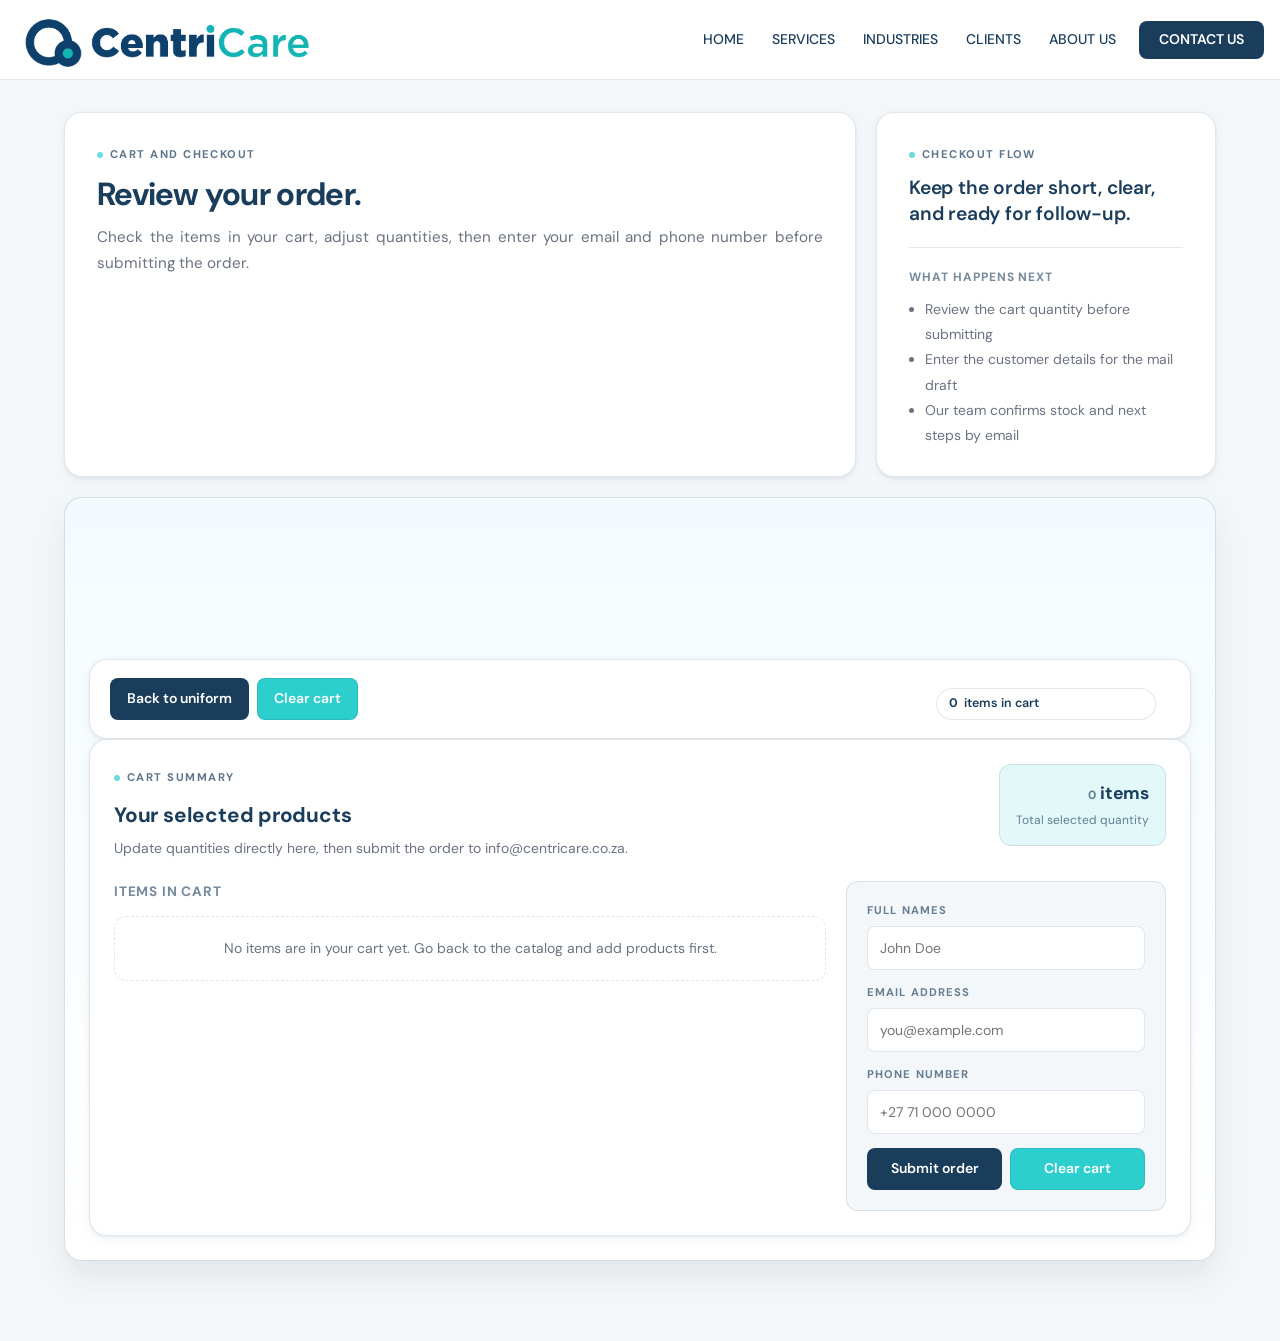
<file: cart.html>
<!doctype html>
<html lang="en">
<head>
	<meta charset="utf-8">
	<meta name="viewport" content="width=device-width, initial-scale=1">
	<title>Cart</title>
	
	<meta name="title" content="Centricare | Facilities Management & Cleaning Services South Africa">
    <meta name="description" content="Centricare is a 100% black woman-owned leader in facilities management, hygiene services, and healthcare supplies in South Africa. 16+ years of excellence in cleaning, waste management, and office furniture.">
    <meta name="keywords" content="facilities management south africa, professional cleaning services gauteng, hygiene services johannesburg, black woman owned business, waste management services, pest control south africa, hospital furniture suppliers, uniform distribution">
    
    <meta name="robots" content="index, follow">

    <!-- Favicon -->
    <link href="img/favicon.png" rel="icon">

    <!-- Google Web Fonts -->
    <link rel="preconnect" href="https://fonts.googleapis.com">
    <link rel="preconnect" href="https://fonts.gstatic.com" crossorigin>
    <link href="https://fonts.googleapis.com/css2?family=DM+Sans:ital,opsz,wght@0,9..40,300;0,9..40,400;0,9..40,500;0,9..40,600;0,9..40,700;1,9..40,400&family=DM+Mono:wght@400;500&display=swap" rel="stylesheet">
	<link href="css/pages.css?v=5" rel="stylesheet">
	<link href="css/uniform.css?v=4" rel="stylesheet">
</head>
<body class="cc-storefront cc-cart-page">

	<!-- Navbar Start -->
	<nav class="cc-nav">
        <a href="index" class="cc-nav__brand">
            <img src="./img/CentriCare-logo.png" alt="CentriCare Logo" class="cc-nav__logo">
        </a>
        <button class="cc-nav__toggle" id="navToggle" aria-label="Toggle menu" aria-expanded="false">
            <span></span><span></span><span></span>
        </button>
        <div class="cc-nav__menu" id="navMenu">
            <a href="index" class="cc-nav__link">Home</a>
            <a href="services" class="cc-nav__link">Services</a>
            <a href="industries" class="cc-nav__link">Industries</a>
            <a href="clients" class="cc-nav__link">Clients</a>
            <a href="about" class="cc-nav__link">About Us</a>
            <a href="contact" class="cc-nav__cta active">Contact Us</a>
        </div>
    </nav>
	<!-- Navbar End -->

	<main class="page body-showcase">
		<section class="hero">
			<div class="hero-card">
				<span class="eyebrow"><span class="dot"></span> Cart and checkout</span>
				<h1>Review your order.</h1>
				<p class="lede">
					Check the items in your cart, adjust quantities, then enter your email and phone number before submitting the order.
				</p>
			</div>
			<aside class="side-card">
				<div>
					<span class="eyebrow"><span class="dot"></span> Checkout flow</span>
					<h2>Keep the order short, clear, and ready for follow-up.</h2>
				</div>
				<div class="api-block">
					<span class="api-label">What happens next</span>
					<ul class="hint-list">
						<li>Review the cart quantity before submitting</li>
						<li>Enter the customer details for the mail draft</li>
						<li>Our team confirms stock and next steps by email</li>
					</ul>
				</div>
			</aside>
		</section>

		<section class="body-panel">
			<header class="body-head">
				<span class="body-kicker" data-animate="fade-up">Checkout body</span>
				<h2 data-animate="fade-up" style="animation-delay:0.06s;">Review items and submit with confidence.</h2>
				<p data-animate="fade-up" style="animation-delay:0.12s;">This section keeps cart controls, selected products, and customer details in one clear flow.</p>
			</header>

		<section class="toolbar" aria-label="Checkout controls">
			<div class="button-row">
				<button class="secondary" style="background-color: var(--navy); color: #fff;" id="backButton" type="button">Back to uniform</button>
				<button class="secondary" style="background-color: var(--teal); color: #fff;"  id="clearCartButton" type="button">Clear cart</button>
			</div>
			<div class="pill"><strong id="cartCountLabel">0</strong> items in cart</div>
		</section>

		<div id="toast" class="toast" role="status" aria-live="polite"></div>

		<section class="checkout-shell" aria-labelledby="cartHeading">
			<div class="checkout-head">
				<div>
					<span class="eyebrow"><span class="dot"></span> Cart summary</span>
					<h2 id="cartHeading">Your selected products</h2>
					<p class="checkout-copy">Update quantities directly here, then submit the order to info@centricare.co.za.</p>
				</div>
				<div class="checkout-total">
					<strong><span id="cartCount">0</span> items</strong>
					<span>Total selected quantity</span>
				</div>
			</div>

			<div class="checkout-grid">
				<div>
					<h3>Items in cart</h3>
					<ul id="cartList" class="cart-list"></ul>
					<div id="cartEmpty" class="cart-empty">No items are in your cart yet. Go back to the catalog and add products first.</div>
				</div>

				<form id="checkoutForm" class="checkout-form">
                    <label>
						<span>Full Names</span>
						<input id="customerName" type="text" placeholder="John Doe" required>
					</label>
					<label>
						<span>Email address</span>
						<input id="customerEmail" type="email" placeholder="you@example.com" required>
					</label>
					<label>
						<span>Phone number</span>
						<input id="customerPhone" type="tel" placeholder="+27 71 000 0000" required>
					</label>
					<div class="cart-actions">
						<button id="submitOrder" class="primary" type="submit">Submit order</button>
						<button id="clearCartInline" class="secondary" style="background-color: var(--teal); color: #fff;"  type="button">Clear cart</button>
					</div>
				</form>
			</div>
		</section>
		</section>
	</main>

	<script>
		const cartStorageKey = 'catalog_cart';
		const backButton = document.getElementById('backButton');
		const clearCartButton = document.getElementById('clearCartButton');
		const clearCartInline = document.getElementById('clearCartInline');
		const cartListNode = document.getElementById('cartList');
		const cartEmptyNode = document.getElementById('cartEmpty');
		const cartCountNode = document.getElementById('cartCount');
		const cartCountLabel = document.getElementById('cartCountLabel');
		const checkoutForm = document.getElementById('checkoutForm');
		const customerName = document.getElementById('customerName');
		const customerEmail = document.getElementById('customerEmail');
		const customerPhone = document.getElementById('customerPhone');
		const submitOrderBtn = document.getElementById('submitOrder');
		const toastNode = document.getElementById('toast');

		let cart = [];

		function escapeHtml(value) {
			return String(value)
				.replaceAll('&', '&amp;')
				.replaceAll('<', '&lt;')
				.replaceAll('>', '&gt;')
				.replaceAll('"', '&quot;')
				.replaceAll("'", '&#39;');
		}

		function loadCart() {
			try {
				const raw = localStorage.getItem(cartStorageKey);
				cart = raw ? JSON.parse(raw) || [] : [];
			} catch {
				cart = [];
			}
		}

		function saveCart() {
			try {
				localStorage.setItem(cartStorageKey, JSON.stringify(cart));
			} catch {
				/* ignore storage failures */
			}
		}

		function showToast(message) {
			toastNode.textContent = message;
			toastNode.classList.add('is-visible');
			window.clearTimeout(showToast._timer);
			showToast._timer = window.setTimeout(() => toastNode.classList.remove('is-visible'), 2200);
		}

		function getTotalQuantity() {
			return cart.reduce((sum, item) => sum + (Number(item.qty) || 1), 0);
		}

		function updateCounters() {
			const totalQuantity = getTotalQuantity();
			cartCountNode.textContent = String(totalQuantity);
			cartCountLabel.textContent = String(totalQuantity);
		}

		function renderCart() {
			cartListNode.innerHTML = '';
			updateCounters();

			if (!cart.length) {
				cartEmptyNode.style.display = 'block';
				cartListNode.style.display = 'none';
				return;
			}

			cartEmptyNode.style.display = 'none';
			cartListNode.style.display = 'grid';

			cart.forEach((item, index) => {
				const li = document.createElement('li');
				li.className = 'cart-item';

				const meta = document.createElement('div');
				meta.innerHTML = `<div><strong>${escapeHtml(item.title || item.name || item.sku || 'Item')}</strong></div><div class="item-meta">${item.sku ? `<span>SKU: ${escapeHtml(item.sku)}</span>` : ''}${item.productId ? `<span>ID: ${escapeHtml(item.productId)}</span>` : ''}</div>`;

				const actions = document.createElement('div');
				actions.className = 'cart-item-actions';

				const minusButton = document.createElement('button');
				minusButton.type = 'button';
				minusButton.textContent = '-';
				minusButton.addEventListener('click', () => {
					const quantity = Number(item.qty) || 1;
					if (quantity > 1) {
						item.qty = quantity - 1;
					} else {
						cart.splice(index, 1);
					}
					saveCart();
					renderCart();
					showToast('Cart updated');
				});

				const quantityLabel = document.createElement('span');
				quantityLabel.textContent = String(Number(item.qty) || 1);

				const plusButton = document.createElement('button');
				plusButton.type = 'button';
				plusButton.textContent = '+';
				plusButton.addEventListener('click', () => {
					item.qty = (Number(item.qty) || 1) + 1;
					saveCart();
					renderCart();
					showToast('Cart updated');
				});

				actions.append(minusButton, quantityLabel, plusButton);
				li.append(meta, actions);
				cartListNode.appendChild(li);
			});
		}

		function clearCart() {
			cart = [];
			saveCart();
			renderCart();
			showToast('Cart cleared');
		}

		async function submitOrder(event) {
			event.preventDefault();

			if (!cart.length) {
				alert('Your cart is empty.');
				return;
			}

			const name = customerName.value.trim();
			const email = customerEmail.value.trim();
			const phone = customerPhone.value.trim();

			if (!name || !email || !phone) {
				alert('Please add your full name, email address, and phone number.');
				return;
			}

			submitOrderBtn.disabled = true;
			submitOrderBtn.textContent = 'Sending...';

			try {
				const response = await fetch('/proxy.php?action=sendorder', {
					method: 'POST',
					headers: {
						'Content-Type': 'application/json'
					},
					body: JSON.stringify({
						name,
						email,
						phone,
						items: cart
					})
				});

				const result = await response.json().catch(() => ({}));

				if (!response.ok || !result.ok) {
					throw new Error(result.error || 'Unable to send order');
				}

				cart = [];
				saveCart();
				renderCart();
				checkoutForm.reset();
				showToast('Order sent successfully. Cart cleared.');
			} catch (error) {
				alert(error.message || 'Unable to send order at the moment.');
			} finally {
				submitOrderBtn.disabled = false;
				submitOrderBtn.textContent = 'Submit order';
			}
		}

		backButton.addEventListener('click', () => {
			window.location.href = 'uniform';
		});
		clearCartButton.addEventListener('click', clearCart);
		clearCartInline.addEventListener('click', clearCart);
		checkoutForm.addEventListener('submit', submitOrder);

		loadCart();
		renderCart();

		// Mobile nav toggle
		document.getElementById('navToggle').addEventListener('click', function() {
			const menu = document.getElementById('navMenu');
			const expanded = this.getAttribute('aria-expanded') === 'true';
			this.setAttribute('aria-expanded', String(!expanded));
			menu.classList.toggle('is-open');
		});
	</script>
</body>

</html>
</file>
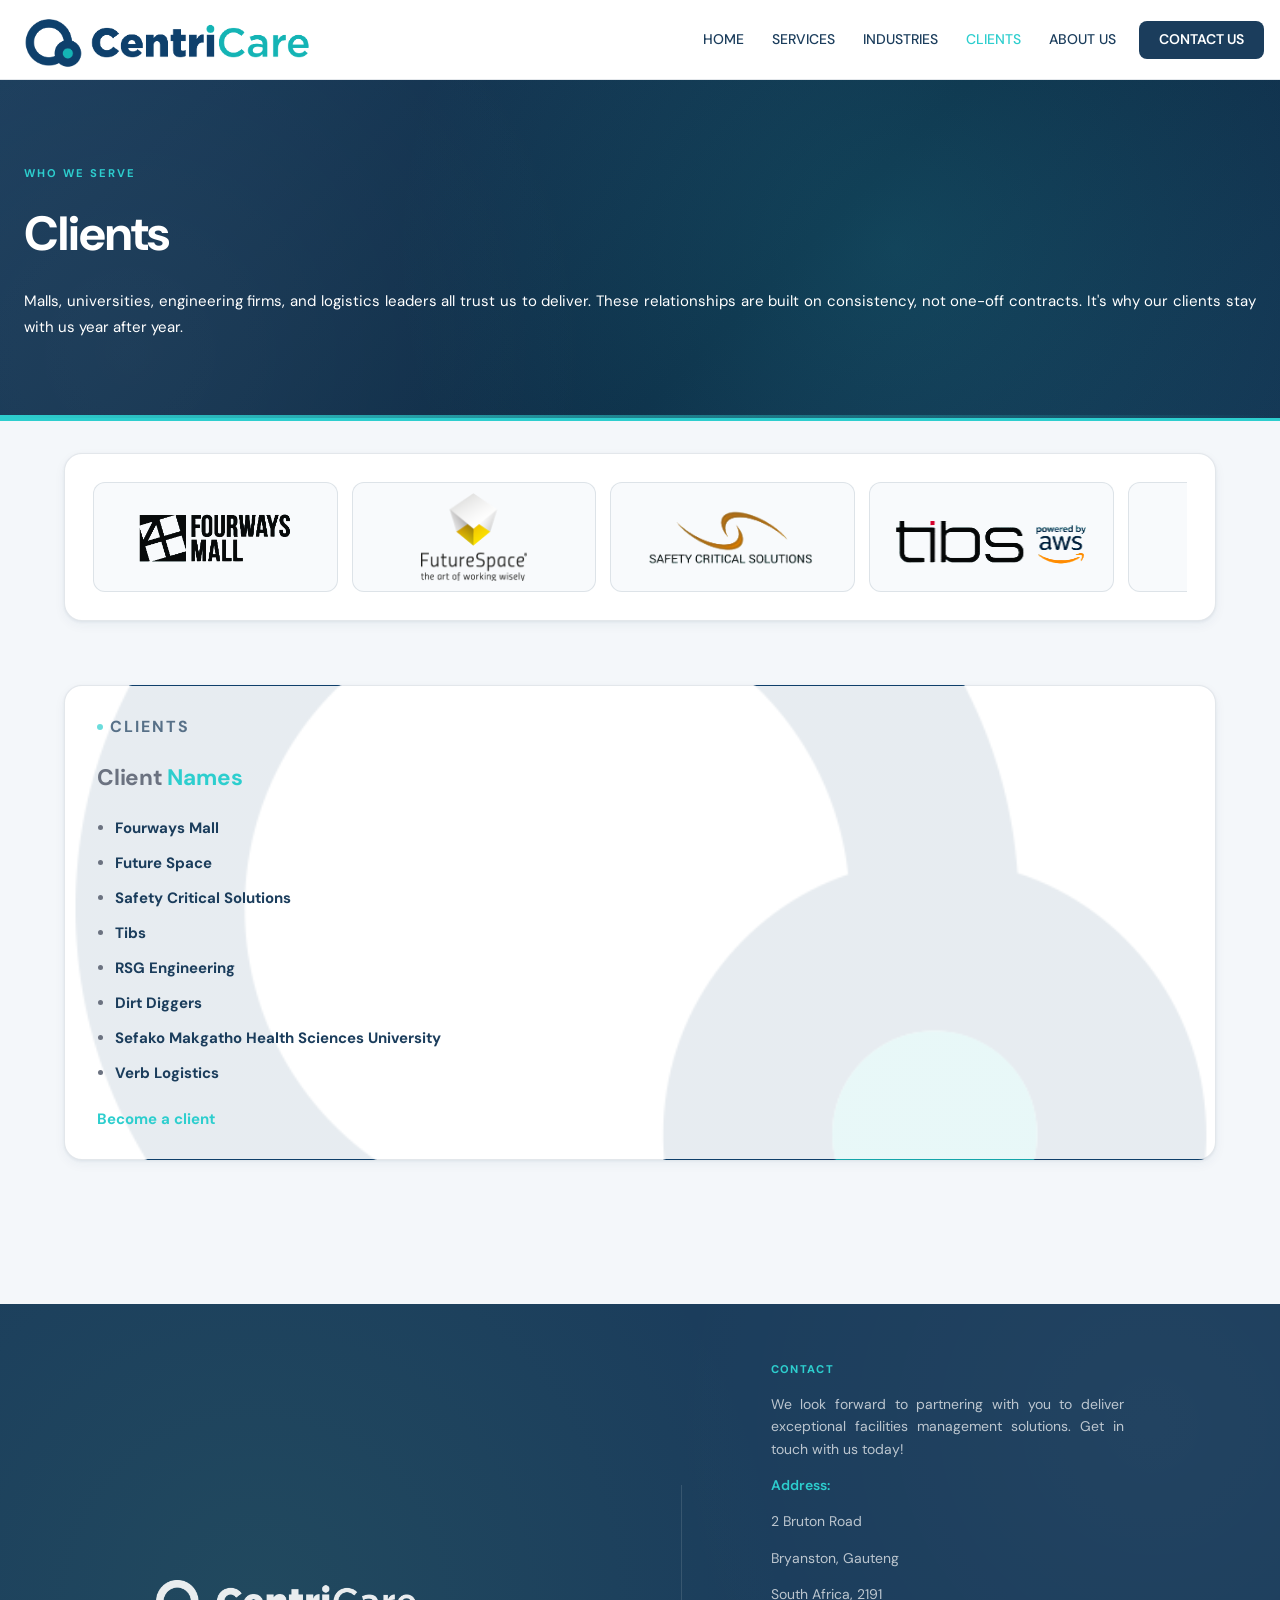
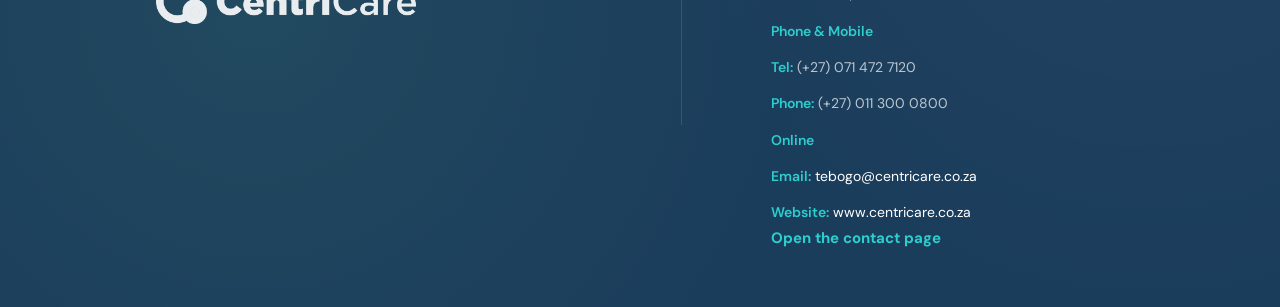
<file: clients.html>
<!DOCTYPE html>
<html lang="en">
<head>
    <meta charset="utf-8">
    <meta name="viewport" content="width=device-width, initial-scale=1.0">
    <title>CentriCare | Clients</title>
    <meta name="description" content="CentriCare client relationships and sectors served.">
    <meta name="robots" content="index, follow">
    <link href="img/favicon.png?v=2" rel="icon">
    <link href="css/pages.css?v=9" rel="stylesheet">
</head>
<body class="cc-storefront">
    <nav class="cc-nav">
        <a href="index" class="cc-nav__brand">
            <img src="./img/CentriCare-logo.png?v=2" alt="CentriCare Logo" class="cc-nav__logo">
        </a>
        <button class="cc-nav__toggle" id="navToggle" aria-label="Toggle menu" aria-expanded="false">
            <span></span><span></span><span></span>
        </button>
        <div class="cc-nav__menu" id="navMenu">
            <a href="index" class="cc-nav__link">Home</a>
            <a href="services" class="cc-nav__link">Services</a>
            <a href="industries" class="cc-nav__link">Industries</a>
            <a href="clients" class="cc-nav__link active">Clients</a>
            <a href="about" class="cc-nav__link">About Us</a>
            <a href="contact" class="cc-nav__cta">Contact Us</a>
        </div>
    </nav>

    <header class="pages-header pages-header--enhanced">
        <div style="position:relative; z-index:1;">
            <span class="pages-header__eyebrow text-teal" data-animate="fade-up">Who we serve</span>
            <h1 class="text-white" data-animate="fade-up" style="animation-delay:0.08s;">Clients</h1>
            <p data-animate="fade-up" style="animation-delay:0.16s; color: #fff;">Malls, universities, engineering firms, and logistics leaders all trust us to deliver. These relationships are built on consistency, not one-off contracts. It's why our clients stay with us year after year.</p>
        </div>
    </header>
    
    <main class="page">
        <section class="page-split page-split--full page-split--clients">
            <div class="page-split__media">
                <div class="clients-carousel" aria-label="Client logos carousel">
                    <div class="clients-track">
                        <div class="clients-track__group">
                            <img class="client-logo-tile" src="./img/clients/img55.jpg?v=2" alt="Fourways Mall Logo">
                            <img class="client-logo-tile" src="./img/clients/img56.jpg?v=2" alt="Future Space Logo">
                            <img class="client-logo-tile" src="./img/clients/img57.jpg?v=2" alt="Safety Critical Solutions Logo">
                            <img class="client-logo-tile" src="./img/clients/img58.jpg?v=2" alt="Tibs Logo">
                            <img class="client-logo-tile" src="./img/clients/img59.jpg?v=2" alt="RSG Engineering Logo">
                            <img class="client-logo-tile" src="./img/clients/img60.jpg?v=2" alt="Dirt Diggers Logo">
                            <img class="client-logo-tile" src="./img/clients/smu.jpg?v=2" alt="SMU Logo">
                            <img class="client-logo-tile" src="./img/clients/verb.jpg?v=2" alt="Verb Logo">
                        </div>
                        <div class="clients-track__group" aria-hidden="true">
                            <img class="client-logo-tile" src="./img/clients/img55.jpg?v=2" alt="">
                            <img class="client-logo-tile" src="./img/clients/img56.jpg?v=2" alt="">
                            <img class="client-logo-tile" src="./img/clients/img57.jpg?v=2" alt="">
                            <img class="client-logo-tile" src="./img/clients/img58.jpg?v=2" alt="">
                            <img class="client-logo-tile" src="./img/clients/img59.jpg?v=2" alt="">
                            <img class="client-logo-tile" src="./img/clients/img60.jpg?v=2" alt="">
                            <img class="client-logo-tile" src="./img/clients/smu.jpg?v=2" alt="">
                            <img class="client-logo-tile" src="./img/clients/verb.jpg?v=2" alt="">
                        </div>
                    </div>
                </div>
            </div>
        </section>

        <section class="page-split page-split--full" style="padding-top: 4rem; padding-bottom: 4rem;">
            <div class="page-split__content">
                <span class="eyebrow"><span class="dot"></span> Clients</span>
                <h1>Client <span class="text-teal">Names</span></h1>
                <ul class="page-split__list">
                    <li ><span class="text-navy fw-bold">Fourways Mall</span></li>
                    <li><span class="text-navy fw-bold">Future Space</span></li>
                    <li><span class="text-navy fw-bold">Safety Critical Solutions</span></li>
                    <li><span class="text-navy fw-bold">Tibs</span></li>
                    <li><span class="text-navy fw-bold">RSG Engineering</span></li>
                    <li><span class="text-navy fw-bold">Dirt Diggers</span></li>
                    <li><span class="text-navy fw-bold">Sefako Makgatho Health Sciences University</span></li>
                    <li><span class="text-navy fw-bold">Verb Logistics</span></li>
                </ul>
                <div class="page-split__actions">
                    <a class="page-split__link text-teal" href="contact">Become a client <i class="fas fa-arrow-right"></i></a>
                </div>
            </div>
        </section>
    </main>

    <section id="contact" class="contact-section">
        <div class="container">
            <div class="row align-items-center">
                <div class="col-md-6">
                    <div class="logo-container">
                        <img src="./img/CentriCare-logo-inverse.png?v=2" alt="CentriCare Logo White" width="100%">
                    </div>
                </div>

                <div class="col-md-1 d-none d-md-block">
                    <div class="v-line"></div>
                </div>

                <div class="col-md-5 ps-md-5">
                    <h6 class="contact-header">Contact</h6>
                    <p class="contact-detail">We look forward to partnering with you to deliver exceptional facilities management 
                        solutions. Get in touch with us today!
                    </p>
                    <p class="contact-detail"><span class="text-teal">Address:</span></p>
                    <p class="contact-detail">2 Bruton Road</p>
                    <p class="contact-detail">Bryanston, Gauteng</p>
                    <p class="contact-detail">South Africa, 2191</p>

                    <p class="contact-detail"><span class="text-teal">Phone & Mobile</span></p>
                    <p class="contact-detail"><span class="text-teal">Tel:</span> (+27) 071 472 7120</p>
                    <p class="contact-detail"><span class="text-teal">Phone:</span> (+27) 011 300 0800</p>

                    <p class="contact-detail"><span class="text-teal">Online</span></p>
                    <p class="contact-detail"><span class="text-teal">Email:</span>
                        <a href="mailto:tebogo@centricare.co.za" class="text-white text-decoration-none">tebogo@centricare.co.za</a>
                    </p>
                    <p class="contact-detail"><span class="text-teal">Website:</span>
                        <a href="https://www.centricare.co.za" class="text-white text-decoration-none" target="_blank">www.centricare.co.za</a>
                    </p>

                    <a class="fw-bold text-teal text-decoration-none" href="contact">Open the contact page <i class="fas fa-arrow-right"></i></a>
                </div>
            </div>
        </div>
    </section>

    <script>
        const navToggle = document.getElementById('navToggle');
        const navMenu = document.getElementById('navMenu');

        if (navToggle && navMenu) {
            navToggle.addEventListener('click', () => {
                const isOpen = navMenu.classList.toggle('is-open');
                navToggle.setAttribute('aria-expanded', String(isOpen));
            });

            navMenu.querySelectorAll('a').forEach(link => {
                link.addEventListener('click', () => {
                    navMenu.classList.remove('is-open');
                    navToggle.setAttribute('aria-expanded', 'false');
                });
            });
        }

        (function() {
            var els = document.querySelectorAll('[data-animate]');
            if (!els.length) return;
            if ('IntersectionObserver' in window) {
                var io = new IntersectionObserver(function(entries) {
                    entries.forEach(function(entry) {
                        if (entry.isIntersecting) {
                            entry.target.classList.add('is-visible');
                            io.unobserve(entry.target);
                        }
                    });
                }, { threshold: 0.1 });
                els.forEach(function(el) { io.observe(el); });
            } else {
                els.forEach(function(el) { el.classList.add('is-visible'); });
            }
        })();
    </script>
</body>
</html>
</file>
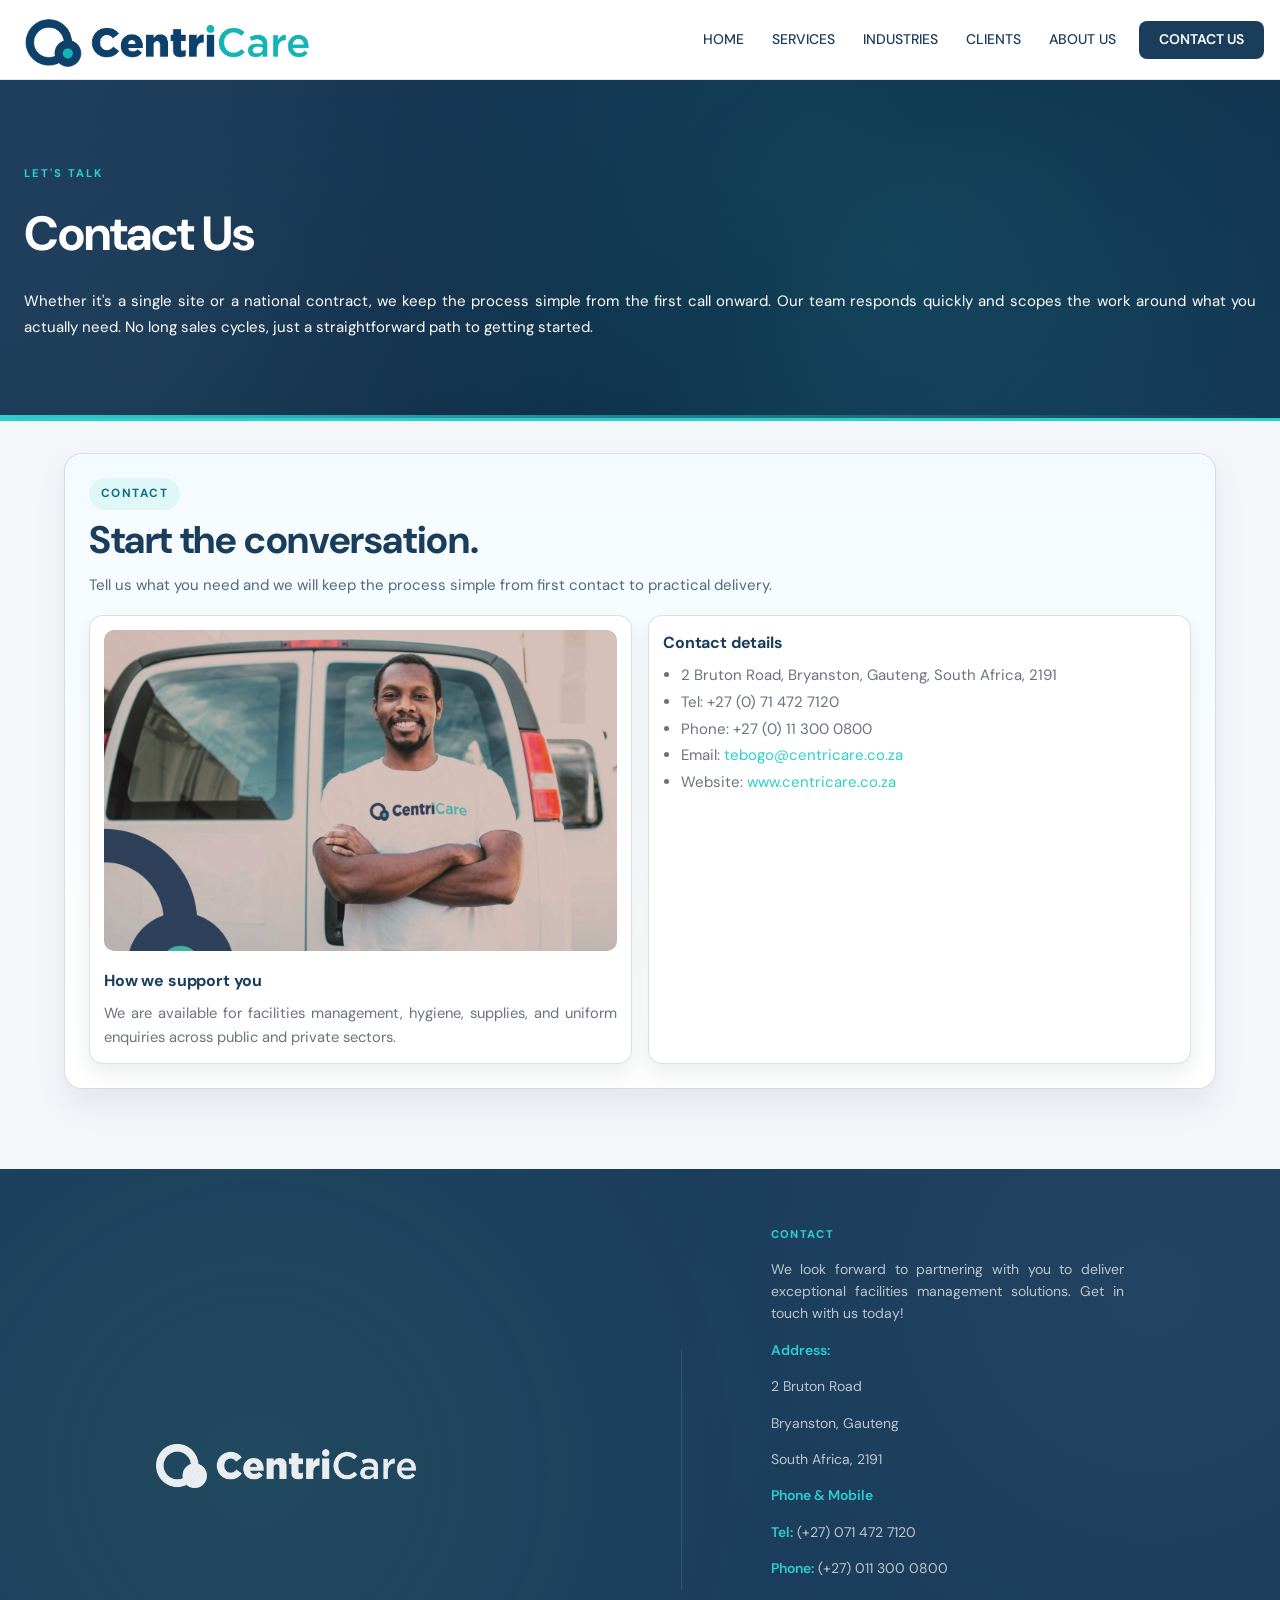
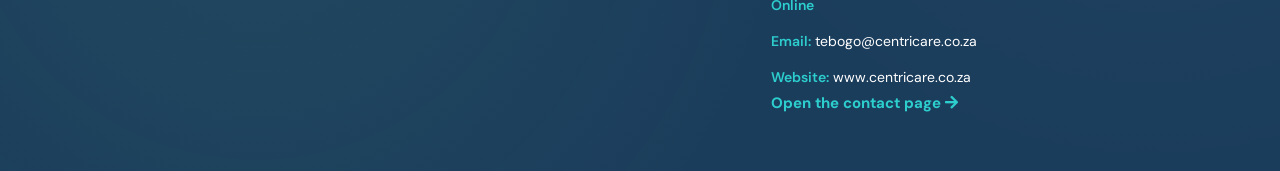
<file: contact.html>
<!DOCTYPE html>
<html lang="en">
<head>
    <meta charset="utf-8">
    <meta name="viewport" content="width=device-width, initial-scale=1.0">
    <title>CentriCare | Contact</title>
    <meta name="description" content="Contact CentriCare for facilities management and hygiene services.">
    <meta name="robots" content="index, follow">
    <link href="img/favicon.png?v=2" rel="icon">
    <link href="https://cdnjs.cloudflare.com/ajax/libs/font-awesome/5.10.0/css/all.min.css" rel="stylesheet">
    <link href="css/pages.css?v=6" rel="stylesheet">
</head>
<body class="cc-storefront">
    <nav class="cc-nav">
        <a href="index" class="cc-nav__brand">
            <img src="./img/CentriCare-logo.png?v=2" alt="CentriCare Logo" class="cc-nav__logo">
        </a>
        <button class="cc-nav__toggle" id="navToggle" aria-label="Toggle menu" aria-expanded="false">
            <span></span><span></span><span></span>
        </button>
        <div class="cc-nav__menu" id="navMenu">
            <a href="index" class="cc-nav__link">Home</a>
            <a href="services" class="cc-nav__link">Services</a>
            <a href="industries" class="cc-nav__link">Industries</a>
            <a href="clients" class="cc-nav__link">Clients</a>
            <a href="about" class="cc-nav__link">About Us</a>
            <a href="contact" class="cc-nav__cta active">Contact Us</a>
        </div>
    </nav>

    <header class="pages-header pages-header--enhanced">
    <div style="position:relative; z-index:1;">
        <span class="pages-header__eyebrow text-teal" data-animate="fade-up">Let's talk</span>
        <h1 class="text-white" data-animate="fade-up" style="animation-delay:0.08s;">Contact Us</h1>
        <p data-animate="fade-up" style="animation-delay:0.16s; color: #ffff;">Whether it's a single site or a national contract, we keep the process simple from the first call onward. Our team responds quickly and scopes the work around what you actually need. No long sales cycles, just a straightforward path to getting started.</p>
    </div>
</header>
    <main class="page body-showcase">
        <section class="body-panel">
            <header class="body-head">
                <span class="body-kicker" data-animate="fade-up">Contact</span>
                <h2 data-animate="fade-up" style="animation-delay:0.06s;">Start the conversation.</h2>
                <p data-animate="fade-up" style="animation-delay:0.12s;">Tell us what you need and we will keep the process simple from first contact to practical delivery.</p>
            </header>

            <div class="body-grid body-grid--2">
                <article class="body-card" data-animate="fade-right">
                    <img src="img/banners/img103.jpg?v=2" alt="CentriCare services">
                    <h3>How we support you</h3>
                    <p>We are available for facilities management, hygiene, supplies, and uniform enquiries across public and private sectors.</p>
                </article>
                <article class="body-card" data-animate="fade-left" style="animation-delay:0.08s;">
                    <h3>Contact details</h3>
                    <ul class="body-list">
                        <li>2 Bruton Road, Bryanston, Gauteng, South Africa, 2191</li>
                        <li>Tel: +27 (0) 71 472 7120</li>
                        <li>Phone: +27 (0) 11 300 0800</li>
                        <li>Email: <a href="mailto:tebogo@centricare.co.za" class="text-teal text-decoration-none">tebogo@centricare.co.za</a></li>
                        <li>Website: <a href="https://www.centricare.co.za" class="text-teal text-decoration-none" target="_blank">www.centricare.co.za</a></li>
                    </ul>
                </article>
            </div>
        </section>
    </main>

    <section id="contact" class="contact-section">
        <div class="container">
            <div class="row align-items-center">
                <div class="col-md-6">
                    <div class="logo-container">
                        <img src="./img/CentriCare-logo-inverse.png?v=2" alt="CentriCare Logo White" width="100%">
                    </div>
                </div>

                <div class="col-md-1 d-none d-md-block">
                    <div class="v-line"></div>
                </div>

                <div class="col-md-5 ps-md-5">
                    <h6 class="contact-header">Contact</h6>
                    <p class="contact-detail">We look forward to partnering with you to deliver exceptional facilities management 
                        solutions. Get in touch with us today!
                    </p>
                    <p class="contact-detail"><span class="text-teal">Address:</span></p>
                    <p class="contact-detail">2 Bruton Road</p>
                    <p class="contact-detail">Bryanston, Gauteng</p>
                    <p class="contact-detail">South Africa, 2191</p>

                    <p class="contact-detail"><span class="text-teal">Phone & Mobile</span></p>
                    <p class="contact-detail"><span class="text-teal">Tel:</span> (+27) 071 472 7120</p>
                    <p class="contact-detail"><span class="text-teal">Phone:</span> (+27) 011 300 0800</p>

                    <p class="contact-detail"><span class="text-teal">Online</span></p>
                        <p class="contact-detail"><span class="text-teal">Email:</span> 
                    <a href="mailto:tebogo@centricare.co.za" class="text-white text-decoration-none">tebogo@centricare.co.za</a>
                    <p class="contact-detail"><span class="text-teal">Website:</span> 
                        <a href="https://www.centricare.co.za" class="text-white text-decoration-none" target="_blank">www.centricare.co.za</a>
                    </p>

                    <a class="fw-bold text-teal text-decoration-none" href="contact">Open the contact page <i class="fas fa-arrow-right"></i></a>
                </div>
            </div>
        </div>
    </section>

    <a href="#" class="back-to-top" aria-label="Back to top"><i class="fas fa-arrow-up"></i></a>

    <script>
        const navToggle = document.getElementById('navToggle');
        const navMenu = document.getElementById('navMenu');

        if (navToggle && navMenu) {
            navToggle.addEventListener('click', () => {
                const isOpen = navMenu.classList.toggle('is-open');
                navToggle.setAttribute('aria-expanded', String(isOpen));
            });

            navMenu.querySelectorAll('a').forEach(link => {
                link.addEventListener('click', () => {
                    navMenu.classList.remove('is-open');
                    navToggle.setAttribute('aria-expanded', 'false');
                });
            });
        }

        (function() {
            const animatedEls = document.querySelectorAll('[data-animate]');
            if (!animatedEls.length) return;
            if ('IntersectionObserver' in window) {
                const io = new IntersectionObserver((entries) => {
                    entries.forEach((entry) => {
                        if (entry.isIntersecting) {
                            entry.target.classList.add('is-visible');
                            io.unobserve(entry.target);
                        }
                    });
                }, { threshold: 0.1 });
                animatedEls.forEach((el) => io.observe(el));
            } else {
                animatedEls.forEach((el) => el.classList.add('is-visible'));
            }
        })();

        const btt = document.querySelector('.back-to-top');
        if (btt) {
            btt.style.opacity = '0';
            btt.style.transition = 'opacity 0.3s';
            window.addEventListener('scroll', () => {
                btt.style.opacity = window.scrollY > 400 ? '1' : '0';
            });
        }
    </script>
</body>
</html>
</file>
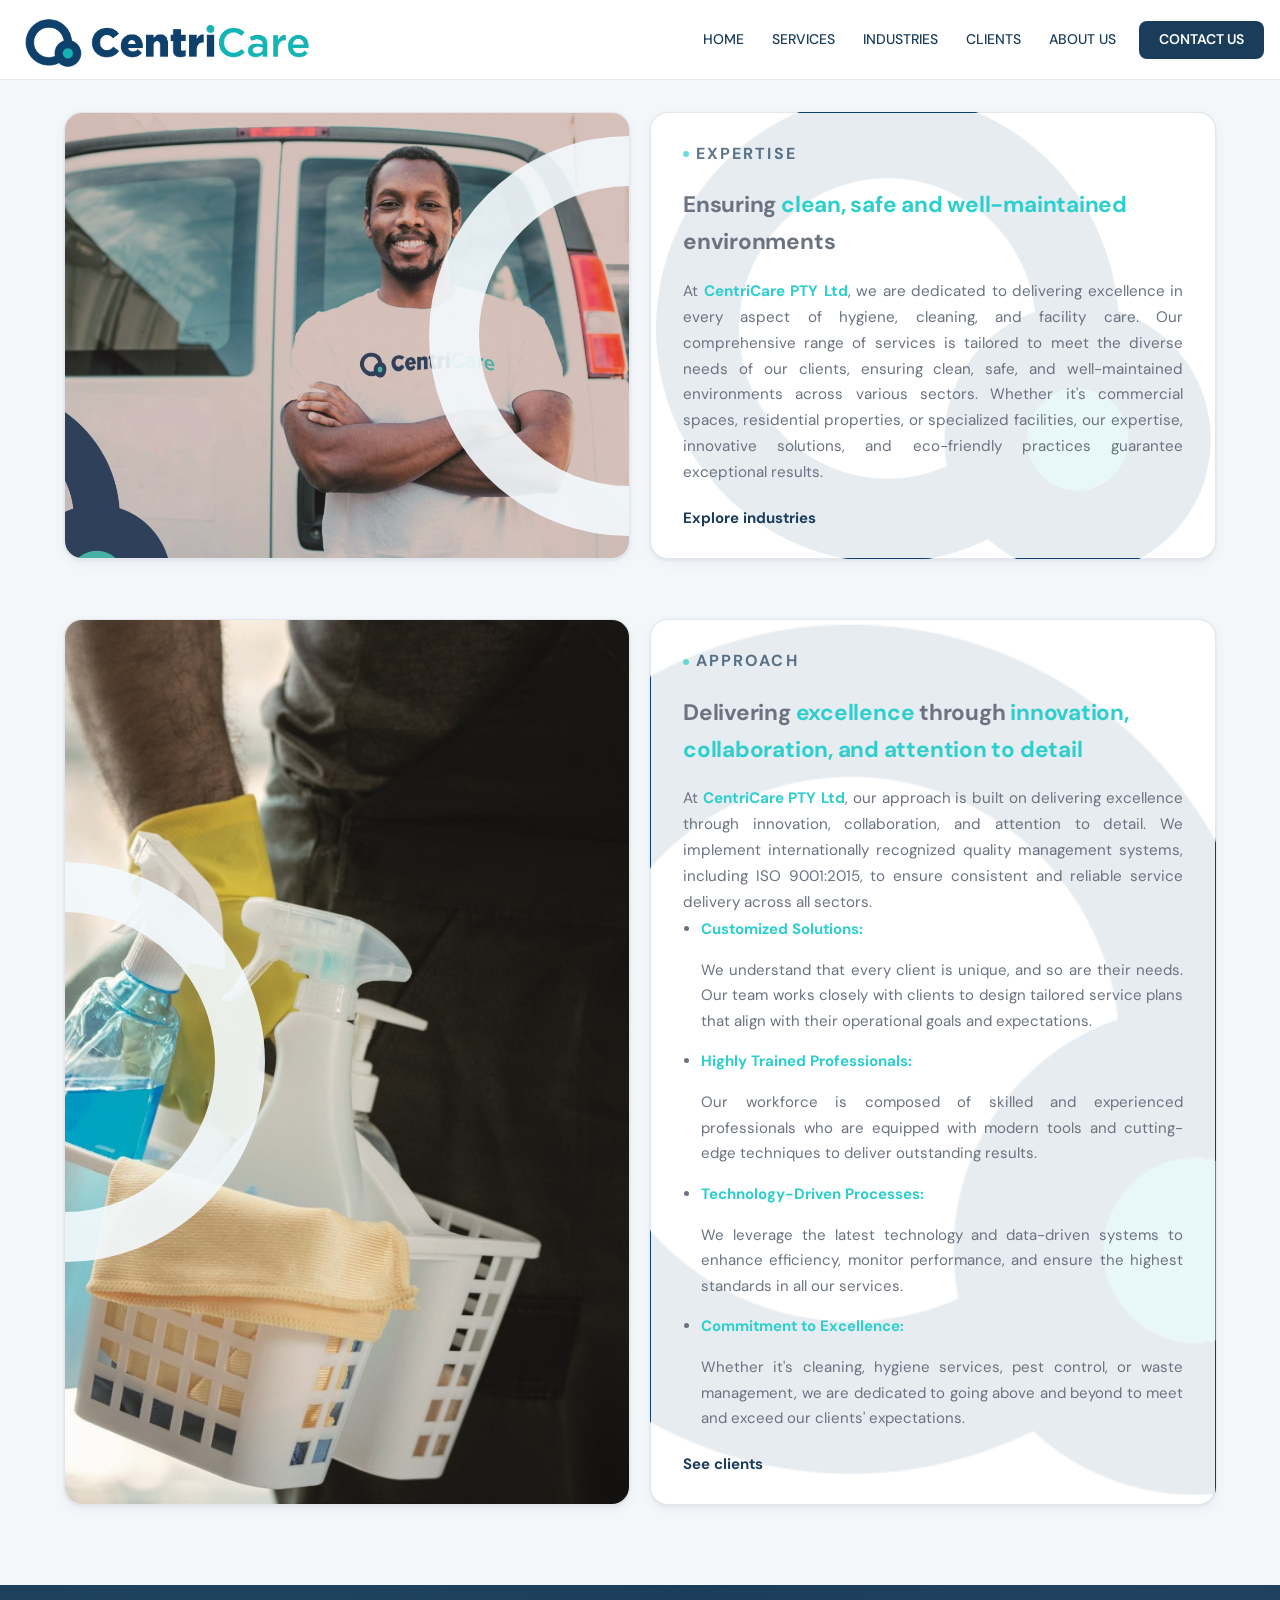
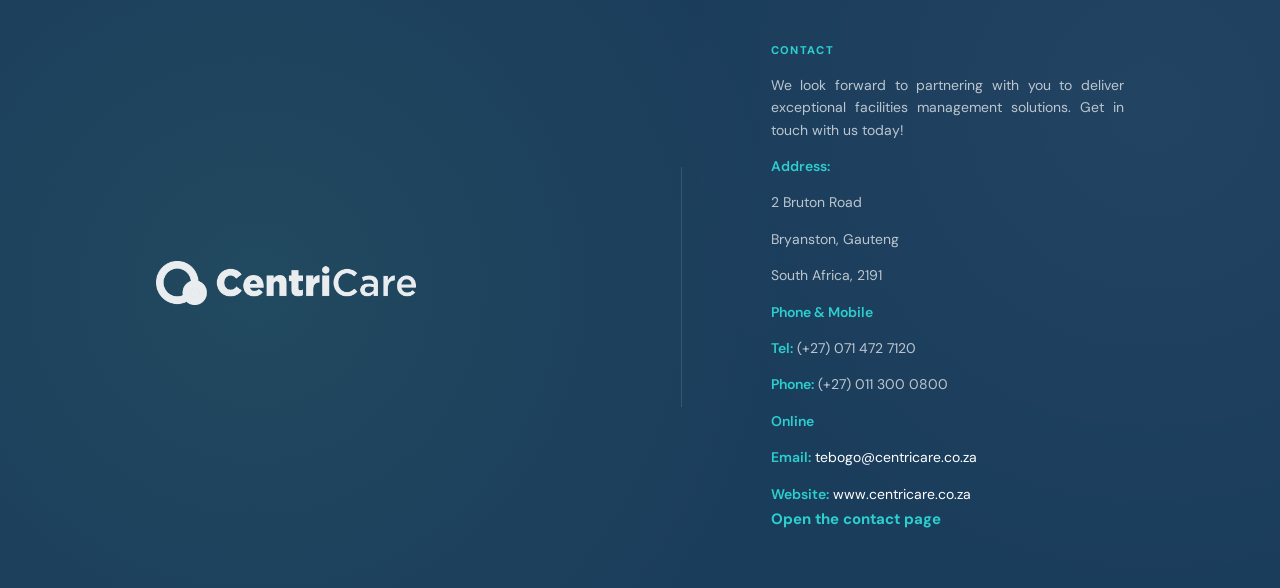
<file: expertise.html>
<!DOCTYPE html>
<html lang="en">
<head>
    <meta charset="utf-8">
    <meta name="viewport" content="width=device-width, initial-scale=1.0">
    <title>CentriCare | Expertise</title>
    <meta name="description" content="CentriCare expertise across cleaning, hygiene, waste management, and supply services.">
    <meta name="robots" content="index, follow">
    <link href="img/favicon.png" rel="icon">
    <link href="css/pages.css?v=5" rel="stylesheet">
</head>
<body class="cc-storefront">
    <nav class="cc-nav">
        <a href="index" class="cc-nav__brand">
            <img src="./img/CentriCare-logo.png" alt="CentriCare Logo" class="cc-nav__logo">
        </a>
        <button class="cc-nav__toggle" id="navToggle" aria-label="Toggle menu" aria-expanded="false">
            <span></span><span></span><span></span>
        </button>
        <div class="cc-nav__menu" id="navMenu">
            <a href="index" class="cc-nav__link">Home</a>
            <a href="services" class="cc-nav__link">Services</a>
            <a href="industries" class="cc-nav__link">Industries</a>
            <a href="clients" class="cc-nav__link">Clients</a>
            <a href="about" class="cc-nav__link">About Us</a>
            <a href="contact" class="cc-nav__cta">Contact Us</a>
        </div>
    </nav>

    <main class="page">
        <section class="page-split" id="expetise">
            <div class="page-split__media">
                <img class="cc-wall-image" src="img/banners/img103.jpg" alt="CentriCare staff in front of van">
                <div class="letter-c-right"></div>
            </div>
            <div class="page-split__content">
                <span class="eyebrow"><span class="dot"></span> Expertise</span>
                <h1>Ensuring <span class="text-teal fw-bold">clean, safe and well-maintained</span> environments</h1>
                <p class="lede">At <span class="text-teal fw-bold">CentriCare PTY Ltd</span>, we are dedicated to delivering excellence in every aspect of hygiene, cleaning, and facility care.
                    Our comprehensive range of services is tailored to meet the diverse needs of our clients, ensuring clean, safe, and well-maintained 
                    environments across various sectors. Whether it's commercial spaces, residential properties, or specialized facilities, our expertise, 
                    innovative solutions, and eco-friendly practices guarantee exceptional results.
                </p>
                <div class="page-split__actions">
                    <a class="page-split__link" href="industries">Explore industries <i class="fas fa-arrow-right"></i></a>
                </div>
            </div>
        </section>

        <section class="page-split" id="approach">
            <div class="page-split__media">
                <img class="cc-wall-image" src="img/banners/img100.jpg" alt="CentriCare cleaning products">
                <div class="letter-c-left"></div>
            </div>
            <div class="page-split__content">
                <span class="eyebrow"><span class="dot"></span> Approach</span>
                <h1>Delivering <span class="text-teal fw-bold">excellence</span> through <span class="text-teal fw-bold">innovation, collaboration, and attention to detail</h1>
                <p class="lede">At <span class="text-teal fw-bold">CentriCare PTY Ltd</span>, our approach is built on delivering excellence through innovation, collaboration, and attention to detail. We implement internationally recognized quality management systems, including ISO 9001:2015, to ensure consistent and reliable service delivery across all sectors.</p>
                <ul class="page-split__list">
                    <li><span class="text-teal fw-bold">Customized Solutions:</span></li>
                    <p>We understand that every client is unique, and so are their needs. Our team works closely with clients to design tailored service plans that align 
                    with their operational goals and expectations.</p>
                    <li><span class="text-teal fw-bold" >Highly Trained Professionals:</span></li>
                    <p>Our workforce is composed of skilled and experienced professionals who are equipped with modern tools and cutting-edge techniques to deliver 
                    outstanding results.</p>
                    <li><span class="text-teal fw-bold" >Technology-Driven Processes:</span></li>
                    <p>We leverage the latest technology and data-driven systems to enhance efficiency, monitor performance, and ensure the highest standards in all our 
                    services.</p>
                    <li><span class="text-teal fw-bold" >Commitment to Excellence:</span></li>
                    <p>Whether it's cleaning, hygiene services, pest control, or waste management, we are dedicated to going above and beyond to meet and exceed our clients' expectations.</p>
                </ul>
                <div class="page-split__actions">
                    <a class="page-split__link" href="clients">See clients <i class="fas fa-arrow-right"></i></a>
                </div>
            </div>
        </section>
    </main>

    <section id="contact" class="contact-section">
        <div class="container">
            <div class="row align-items-center">
                <div class="col-md-6">
                    <div class="logo-container">
                        <img src="./img/CentriCare-logo-inverse.png" alt="CentriCare Logo White" width="100%">
                    </div>
                </div>

                <div class="col-md-1 d-none d-md-block">
                    <div class="v-line"></div>
                </div>

                <div class="col-md-5 ps-md-5">
                    <h6 class="contact-header">Contact</h6>
                    <p class="contact-detail">We look forward to partnering with you to deliver exceptional facilities management 
                        solutions. Get in touch with us today!
                    </p>
                    <p class="contact-detail"><span class="text-teal">Address:</span></p>
                    <p class="contact-detail">2 Bruton Road</p>
                    <p class="contact-detail">Bryanston, Gauteng</p>
                    <p class="contact-detail">South Africa, 2191</p>

                    <p class="contact-detail"><span class="text-teal">Phone & Mobile</span></p>
                    <p class="contact-detail"><span class="text-teal">Tel:</span> (+27) 071 472 7120</p>
                    <p class="contact-detail"><span class="text-teal">Phone:</span> (+27) 011 300 0800</p>

                    <p class="contact-detail"><span class="text-teal">Online</span></p>
                        <p class="contact-detail"><span class="text-teal">Email:</span> 
                    <a href="mailto:tebogo@centricare.co.za" class="text-white text-decoration-none">tebogo@centricare.co.za</a>
                    <p class="contact-detail"><span class="text-teal">Website:</span> 
                        <a href="https://www.centricare.co.za" class="text-white text-decoration-none" target="_blank">www.centricare.co.za</a>
                    </p>

                    <a class="fw-bold text-teal text-decoration-none" href="contact">Open the contact page <i class="fas fa-arrow-right"></i></a>
                </div>
            </div>
        </div>
    </section>

    <script>
        const navToggle = document.getElementById('navToggle');
        const navMenu = document.getElementById('navMenu');

        if (navToggle && navMenu) {
            navToggle.addEventListener('click', () => {
                const isOpen = navMenu.classList.toggle('is-open');
                navToggle.setAttribute('aria-expanded', String(isOpen));
            });

            navMenu.querySelectorAll('a').forEach(link => {
                link.addEventListener('click', () => {
                    navMenu.classList.remove('is-open');
                    navToggle.setAttribute('aria-expanded', 'false');
                });
            });
        }
    </script>
</body>
</html>
</file>
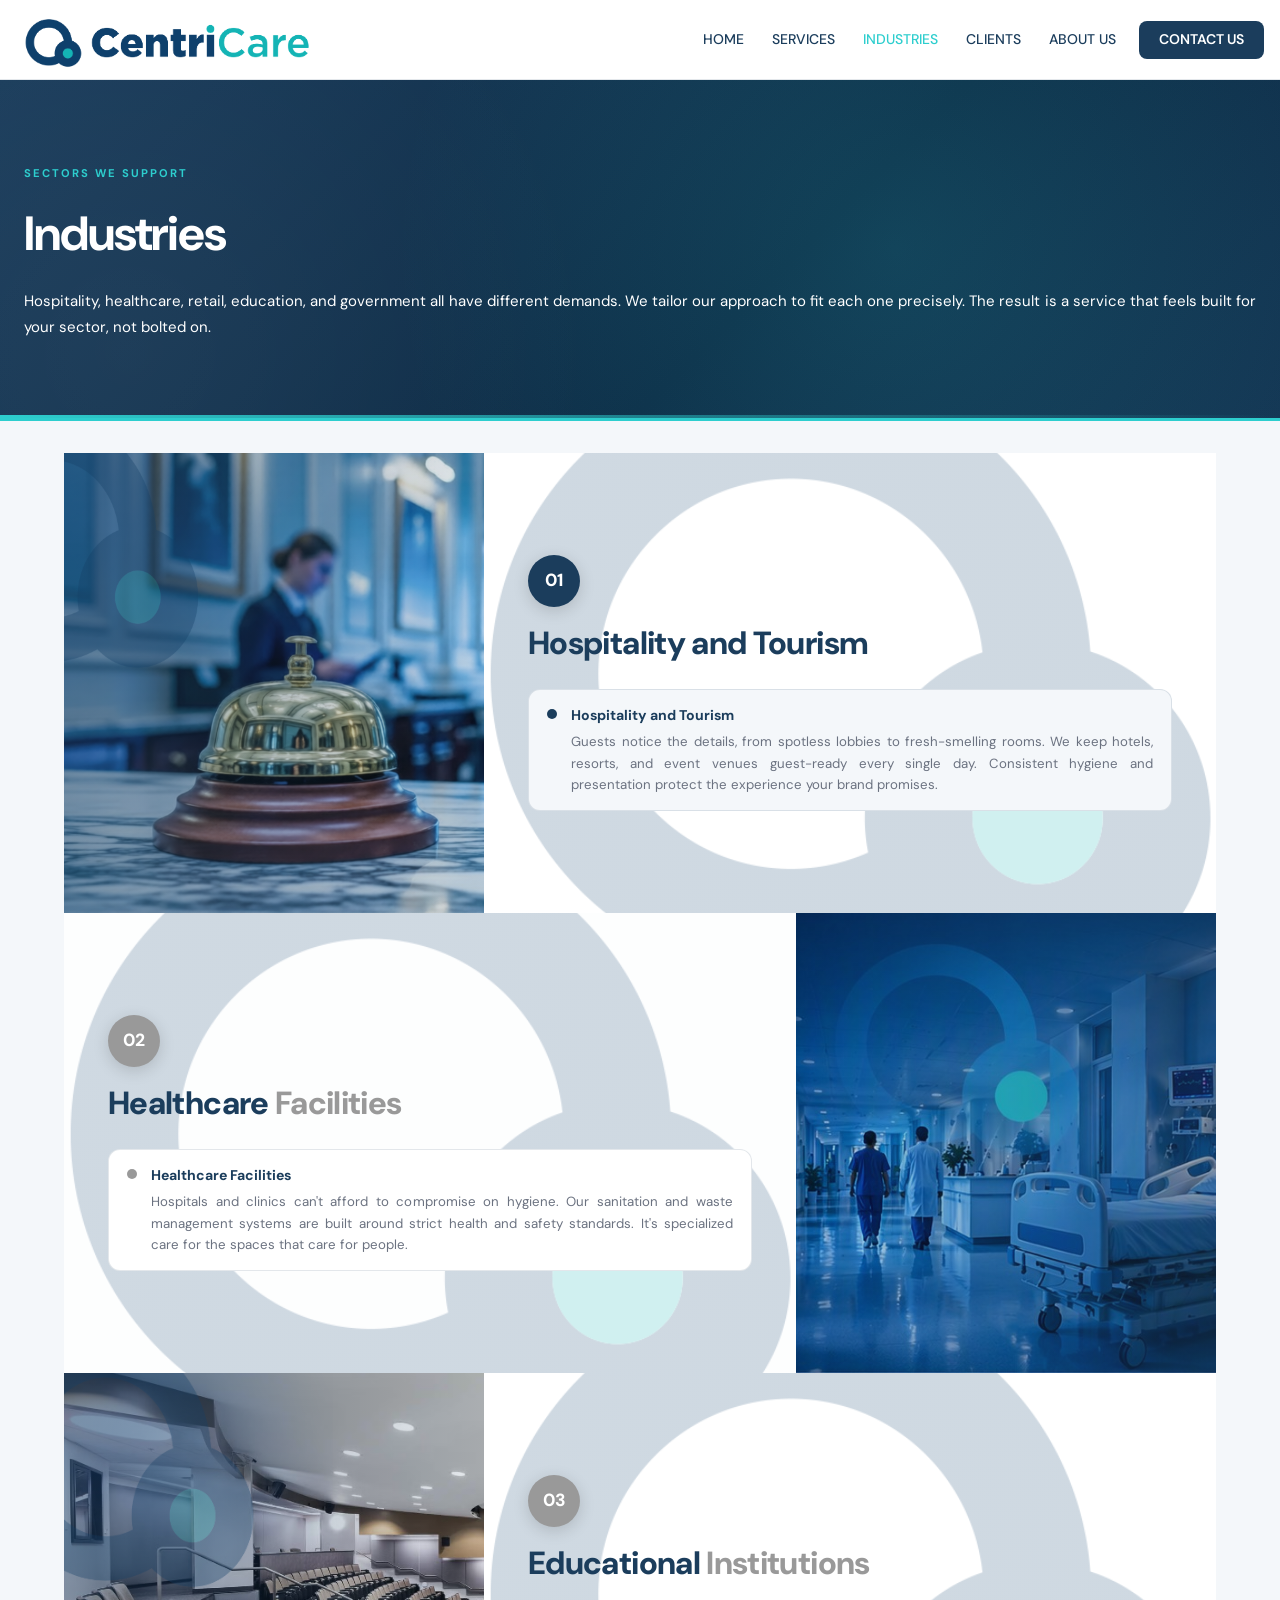
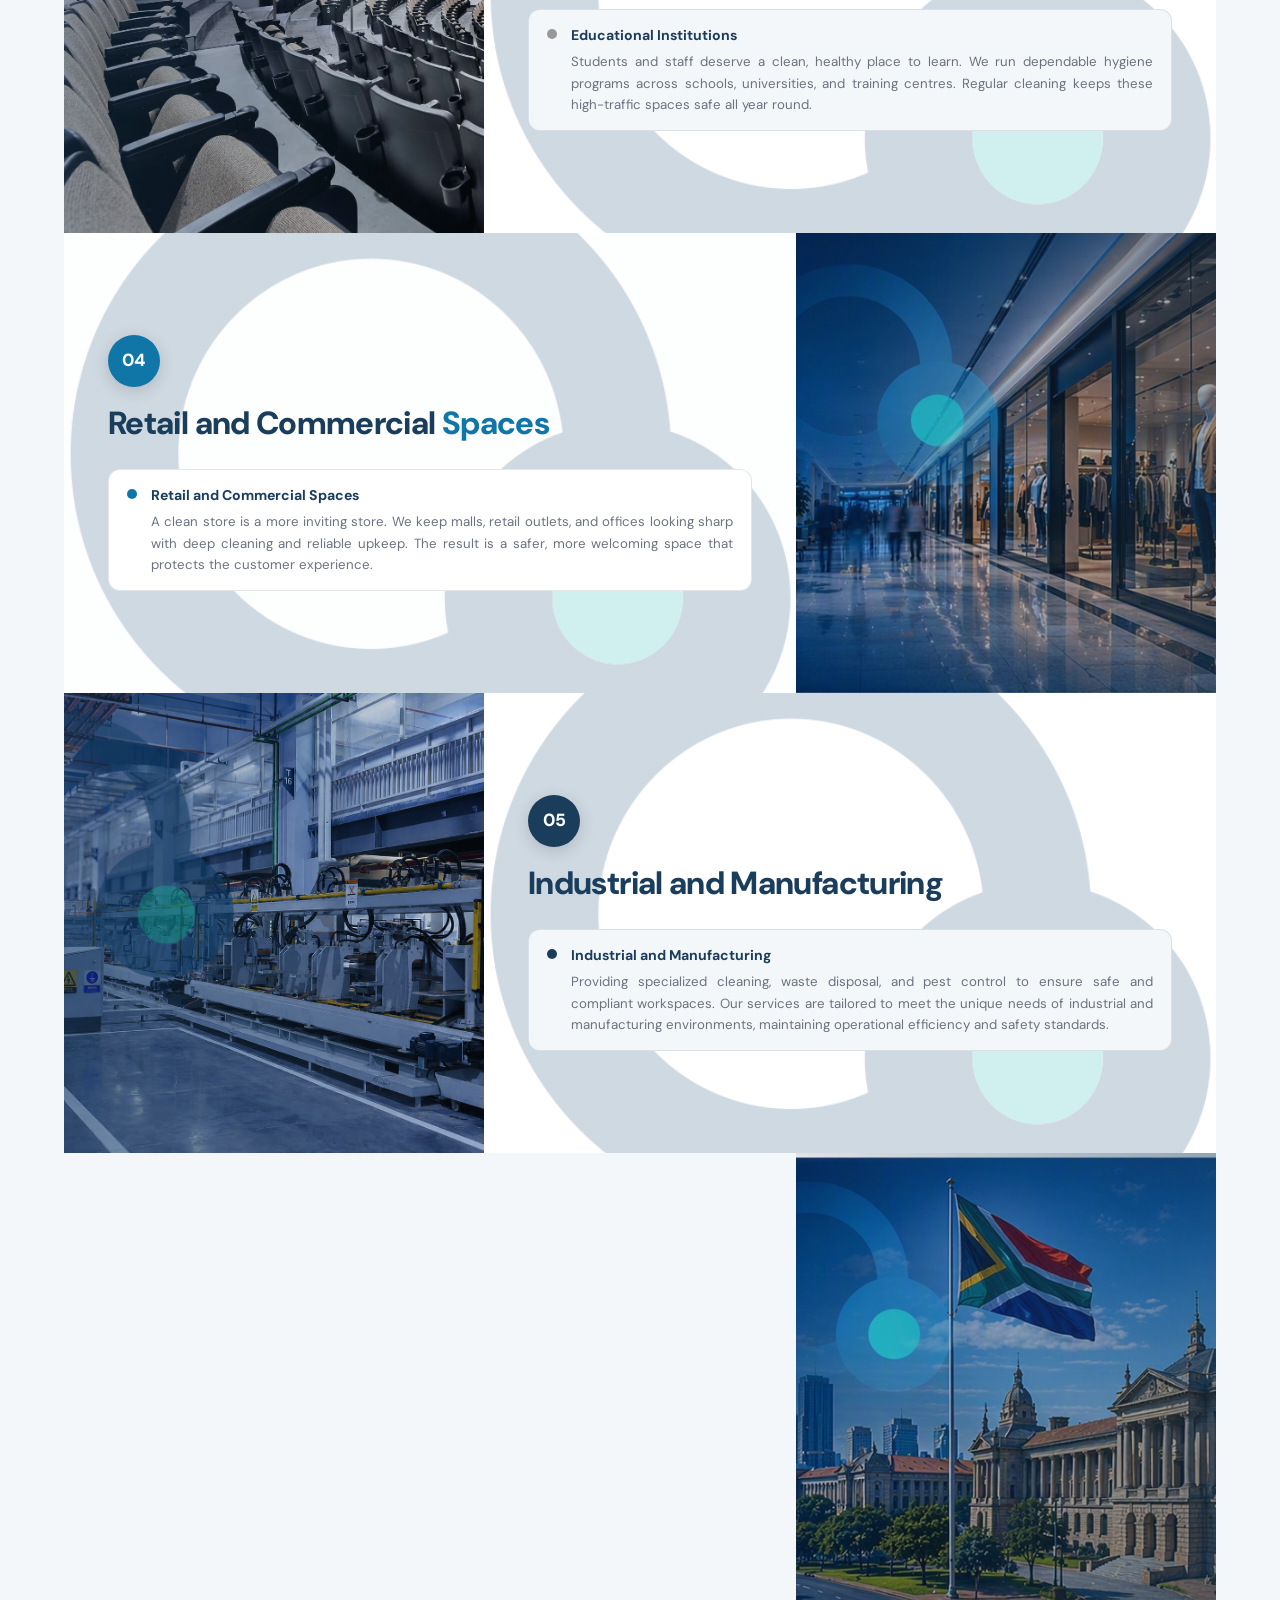
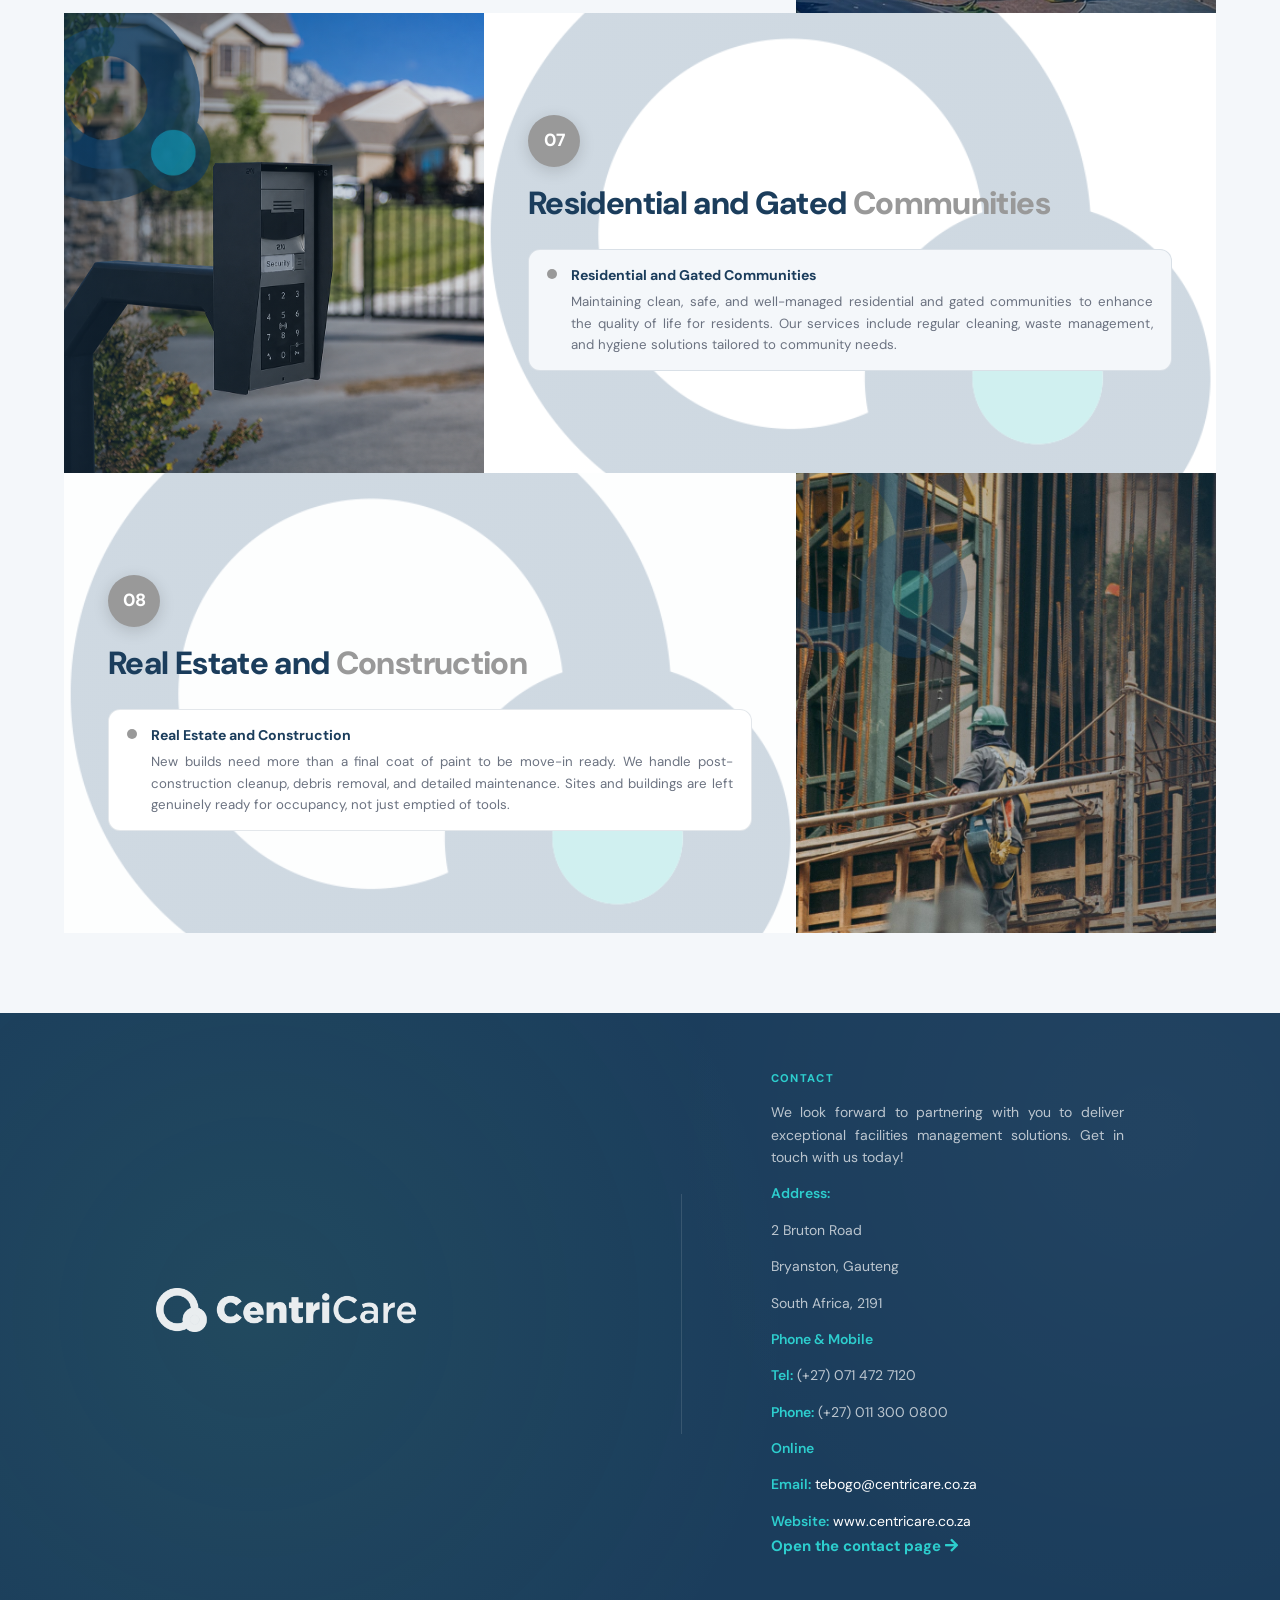
<file: industries.html>
<!DOCTYPE html>
<html lang="en">
<head>
    <meta charset="UTF-8">
    <meta name="viewport" content="width=device-width, initial-scale=1.0">
    <title>Centricare | Industries</title>
    <meta name="title" content="Centricare | Facilities Management & Cleaning Services South Africa">
    <meta name="description" content="Centricare is a 100% black woman-owned leader in facilities management, hygiene services, and healthcare supplies in South Africa. 16+ years of excellence in cleaning, waste management, and office furniture.">
    <meta name="keywords" content="facilities management south africa, professional cleaning services gauteng, hygiene services johannesburg, black woman owned business, waste management services, pest control south africa, hospital furniture suppliers, uniform distribution">
    
    <meta name="robots" content="index, follow">

    <!-- Favicon -->
    <link href="img/favicon.png?v=2" rel="icon">

    <!-- Google Web Fonts -->
    <link rel="preconnect" href="https://fonts.googleapis.com">
    <link rel="preconnect" href="https://fonts.gstatic.com" crossorigin>
    <link href="https://fonts.googleapis.com/css2?family=DM+Sans:ital,opsz,wght@0,9..40,300;0,9..40,400;0,9..40,500;0,9..40,600;0,9..40,700;1,9..40,400&family=DM+Mono:wght@400;500&display=swap" rel="stylesheet">
    <link href="https://cdnjs.cloudflare.com/ajax/libs/font-awesome/5.10.0/css/all.min.css" rel="stylesheet">
    <link href="css/pages.css?v=6" rel="stylesheet">
</head>
<body class="cc-storefront">    
    <!-- Navbar Start -->
    <nav class="cc-nav">
        <a href="index" class="cc-nav__brand">
            <img src="./img/CentriCare-logo.png?v=2" alt="Centricare Logo" class="cc-nav__logo">
        </a>
        <button class="cc-nav__toggle" id="navToggle" aria-label="Toggle menu" aria-expanded="false">
            <span></span><span></span><span></span>
        </button>
        <div class="cc-nav__menu" id="navMenu">
            <a href="index" class="cc-nav__link">Home</a>
            <a href="services" class="cc-nav__link">Services</a>
            <a href="industries" class="cc-nav__link active">Industries</a>
            <a href="clients" class="cc-nav__link">Clients</a>
            <a href="about" class="cc-nav__link">About Us</a>
            <a href="contact" class="cc-nav__cta">Contact Us</a>
        </div>
    </nav>
    <!-- Navbar End -->

    <header class="pages-header pages-header--enhanced">
        <div style="position:relative; z-index:1;">
            <span class="pages-header__eyebrow" data-animate="fade-up">Sectors we support</span>
            <h1 class="text-white" data-animate="fade-up" style="animation-delay:0.08s;">Industries</h1>
            <p data-animate="fade-up" style="animation-delay:0.16s; color: #fff;">Hospitality, healthcare, retail, education, and government all have different demands. We tailor our approach to fit each one precisely. The result is a service that feels built for your sector, not bolted on.</p>
        </div>
    </header>
    <main class="page">
        <!-- 01 Hospitality and Tourism -->
        <section class="svc-detail svc-detail--navy" id="cleaning-services">
            <div class="svc-detail__inner">
                <div class="svc-detail__image" style="background-image:url('img/industries/hotel.jpg?v=2');"></div>
                <div class="svc-detail__content" data-animate="fade-left">
                    <span class="svc-detail__badge">01</span>
                    <h2 class="svc-detail__title">Hospitality and <span>Tourism</span></h2>
                    <div class="svc-items">
                        <div class="svc-item">
                            <span class="svc-item__dot"></span>
                            <div>
                                <strong>Hospitality and Tourism</strong>
                                <p style="text-align: justify;">Guests notice the details, from spotless lobbies to fresh-smelling rooms. We keep hotels, resorts, and event venues guest-ready every single day. Consistent hygiene and presentation protect the experience your brand promises.</p>
                            </div>
                        </div>
                    </div>
                    
                </div>
            </div>
        </section>

        <!-- 02 Healthcare Facilities -->
        <section class="svc-detail svc-detail--grey" id="hygiene-services">
            <div class="svc-detail__inner">
                <div class="svc-detail__image" style="background-image:url('img/industries/hospital.jpg?v=2');"></div>
                <div class="svc-detail__content" data-animate="fade-right">
                    <span class="svc-detail__badge">02</span>
                    <h2 class="svc-detail__title">Healthcare <span>Facilities</span></h2>
                    <div class="svc-items">
                        <div class="svc-item">
                            <span class="svc-item__dot"></span>
                            <div>
                                <strong>Healthcare Facilities</strong>
                                <p style="text-align: justify;">Hospitals and clinics can't afford to compromise on hygiene. Our sanitation and waste management systems are built around strict health and safety standards. It's specialized care for the spaces that care for people.</p>
                            </div>
                        </div>
                    </div>
                    
                </div>
            </div>
        </section>

        <!-- 03 Educational Institutions -->
        <section class="svc-detail svc-detail--grey" id="hygiene-equipment">
            <div class="svc-detail__inner">
                <div class="svc-detail__image" style="background-image:url('img/industries/aula.png?v=2');"></div>
                <div class="svc-detail__content" data-animate="fade-left">
                    <span class="svc-detail__badge">03</span>
                    <h2 class="svc-detail__title">Educational <span>Institutions</span></h2>
                    <div class="svc-items">
                        <div class="svc-item">
                            <span class="svc-item__dot"></span>
                            <div>
                                <strong>Educational Institutions</strong>
                                <p style="text-align: justify;">Students and staff deserve a clean, healthy place to learn. We run dependable hygiene programs across schools, universities, and training centres. Regular cleaning keeps these high-traffic spaces safe all year round.</p>
                            </div>
                        </div>
                    </div>
                    
                </div>
            </div>
        </section>

        <!-- 04 Retail and Commercial Spaces -->
        <section class="svc-detail svc-detail--blue" id="pest-control">
            <div class="svc-detail__inner">
                <div class="svc-detail__image" style="background-image:url('img/industries/shop.jpg?v=2');"></div>
                <div class="svc-detail__content" data-animate="fade-right">
                    <span class="svc-detail__badge">04</span>
                    <h2 class="svc-detail__title">Retail and Commercial <span>Spaces</span></h2>
                    <div class="svc-items">
                        <div class="svc-item">
                            <span class="svc-item__dot"></span>
                            <div>
                                <strong>Retail and Commercial Spaces</strong>
                                <p style="text-align: justify;">A clean store is a more inviting store. We keep malls, retail outlets, and offices looking sharp with deep cleaning and reliable upkeep. The result is a safer, more welcoming space that protects the customer experience.</p>
                            </div>
                        </div>
                    </div>
                    
                </div>
            </div>
        </section>

        <!-- 05 Industrial and Manufacturing -->
        <section class="svc-detail svc-detail--navy" id="window-cleaning">
            <div class="svc-detail__inner">
                <div class="svc-detail__image" style="background-image:url('img/industries/manufacture.jpg?v=2');"></div>
                <div class="svc-detail__content" data-animate="fade-left">
                    <span class="svc-detail__badge">05</span>
                    <h2 class="svc-detail__title">Industrial and <span>Manufacturing</span></h2>
                    <div class="svc-items">
                        <div class="svc-item">
                            <span class="svc-item__dot"></span>
                            <div>
                                <strong>Industrial and Manufacturing</strong>
                                <p style="text-align: justify;">Providing specialized cleaning, waste disposal, and pest control to ensure safe and compliant workspaces. Our services are tailored to meet the unique needs of industrial and manufacturing environments, maintaining operational efficiency and safety standards.</p>
                            </div>
                        </div>
                    </div>
                    
                </div>
            </div>
        </section>

        <!-- 06 Government and Municipal Facilities -->
        <section class="svc-detail svc-detail--blue" id="waste-management">
            <div class="svc-detail__inner">
                <div class="svc-detail__image" style="background-image:url('img/industries/government.jpg?v=2');"></div>
                <div class="svc-detail__content" data-animate="fade-right">
                    <span class="svc-detail__badge">06</span>
                    <h2 class="svc-detail__title">Government and Municipal <span>Facilities</span></h2>
                    <div class="svc-items">
                        <div class="svc-item">
                            <span class="svc-item__dot"></span>
                            <div>
                                <strong>Government and Municipal Facilities</strong>
                                <p style="text-align: justify;">Public spaces serve everyone, so they need to be maintained for everyone. We deliver tailored cleaning, hygiene, and waste management for municipal and government facilities. It's community-centred service that supports daily public life.</p>
                            </div>
                        </div>
                    </div>
                    
                </div>
            </div>
        </section>

        <!-- 07 Residential and Gated Communities -->
        <section class="svc-detail svc-detail--grey" id="furniture-supply">
            <div class="svc-detail__inner">
                <div class="svc-detail__image" style="background-image:url('img/industries/gated.jpg?v=2');"></div>
                <div class="svc-detail__content" data-animate="fade-left">
                    <span class="svc-detail__badge">07</span>
                    <h2 class="svc-detail__title">Residential and Gated <span>Communities</span></h2>
                    <div class="svc-items">
                        <div class="svc-item">
                            <span class="svc-item__dot"></span>
                            <div>
                                <strong>Residential and Gated Communities</strong>
                                <p style="text-align: justify;">Maintaining clean, safe, and well-managed residential and gated communities to enhance the quality of life for residents. Our services include regular cleaning, waste management, and hygiene solutions tailored to community needs.</p>
                            </div>
                        </div>
                    </div>
                    
                </div>
            </div>
        </section>

        <!-- 08 Real Estate and Construction -->
        <section class="svc-detail svc-detail--grey" id="uniform-distribution">
            <div class="svc-detail__inner">
                <div class="svc-detail__image" style="background-image:url('img/services/construction3.jpg?v=2');"></div>
                <div class="svc-detail__content" data-animate="fade-right">
                    <span class="svc-detail__badge">08</span>
                    <h2 class="svc-detail__title">Real Estate and <span>Construction</span></h2>
                    <div class="svc-items">
                        <div class="svc-item">
                            <span class="svc-item__dot"></span>
                            <div>
                                <strong>Real Estate and Construction</strong>
                                <p style="text-align: justify;">New builds need more than a final coat of paint to be move-in ready. We handle post-construction cleanup, debris removal, and detailed maintenance. Sites and buildings are left genuinely ready for occupancy, not just emptied of tools.</p>
                            </div>
                        </div>
                    </div>
                    
                </div>
            </div>
        </section>
    </main>
      
    <!-- Footer Start -->
    <section id="contact" class="contact-section">
        <div class="container">
            <div class="row align-items-center">
                <div class="col-md-6">
                    <div class="logo-container">
                        <img src="./img/CentriCare-logo-inverse.png?v=2" alt="CentriCare Logo White" width="100%">
                    </div>
                </div>

                <div class="col-md-1 d-none d-md-block">
                    <div class="v-line"></div>
                </div>

                <div class="col-md-5 ps-md-5">
                    <h6 class="contact-header">Contact</h6>
                    <p class="contact-detail">We look forward to partnering with you to deliver exceptional facilities management 
                        solutions. Get in touch with us today!
                    </p>
                    <p class="contact-detail"><span class="text-teal">Address:</span></p>
                    <p class="contact-detail">2 Bruton Road</p>
                    <p class="contact-detail">Bryanston, Gauteng</p>
                    <p class="contact-detail">South Africa, 2191</p>

                    <p class="contact-detail"><span class="text-teal">Phone & Mobile</span></p>
                    <p class="contact-detail"><span class="text-teal">Tel:</span> (+27) 071 472 7120</p>
                    <p class="contact-detail"><span class="text-teal">Phone:</span> (+27) 011 300 0800</p>

                    <p class="contact-detail"><span class="text-teal">Online</span></p>
                        <p class="contact-detail"><span class="text-teal">Email:</span> 
                    <a href="mailto:tebogo@centricare.co.za" class="text-white text-decoration-none">tebogo@centricare.co.za</a>
                    <p class="contact-detail"><span class="text-teal">Website:</span> 
                        <a href="https://www.centricare.co.za" class="text-white text-decoration-none" target="_blank">www.centricare.co.za</a>
                    </p>

                    <a class="fw-bold text-teal text-decoration-none" href="contact">Open the contact page <i class="fas fa-arrow-right"></i></a>
                </div>
            </div>
        </div>
    </section>
        
    <!-- Footer End -->

    <!-- Back to Top -->
    <a href="#" class="back-to-top" aria-label="Back to top"><i class="fas fa-arrow-up"></i></a>

    <script>
        const navToggle = document.getElementById('navToggle');
        const navMenu = document.getElementById('navMenu');

        if (navToggle && navMenu) {
            navToggle.addEventListener('click', () => {
                const isOpen = navMenu.classList.toggle('is-open');
                navToggle.setAttribute('aria-expanded', String(isOpen));
            });

            navMenu.querySelectorAll('a').forEach(link => {
                link.addEventListener('click', () => {
                    navMenu.classList.remove('is-open');
                    navToggle.setAttribute('aria-expanded', 'false');
                });
            });
        }

        (function() {
            const animatedEls = document.querySelectorAll('[data-animate]');
            if (!animatedEls.length) return;
            if ('IntersectionObserver' in window) {
                const io = new IntersectionObserver((entries) => {
                    entries.forEach((entry) => {
                        if (entry.isIntersecting) {
                            entry.target.classList.add('is-visible');
                            io.unobserve(entry.target);
                        }
                    });
                }, { threshold: 0.1 });
                animatedEls.forEach((el) => io.observe(el));
            } else {
                animatedEls.forEach((el) => el.classList.add('is-visible'));
            }
        })();

        const btt = document.querySelector('.back-to-top');
        if (btt) {
            btt.style.opacity = '0';
            btt.style.transition = 'opacity 0.3s';
            window.addEventListener('scroll', () => {
                btt.style.opacity = window.scrollY > 400 ? '1' : '0';
            });
        }
    </script>
</body>
</html>
</file>
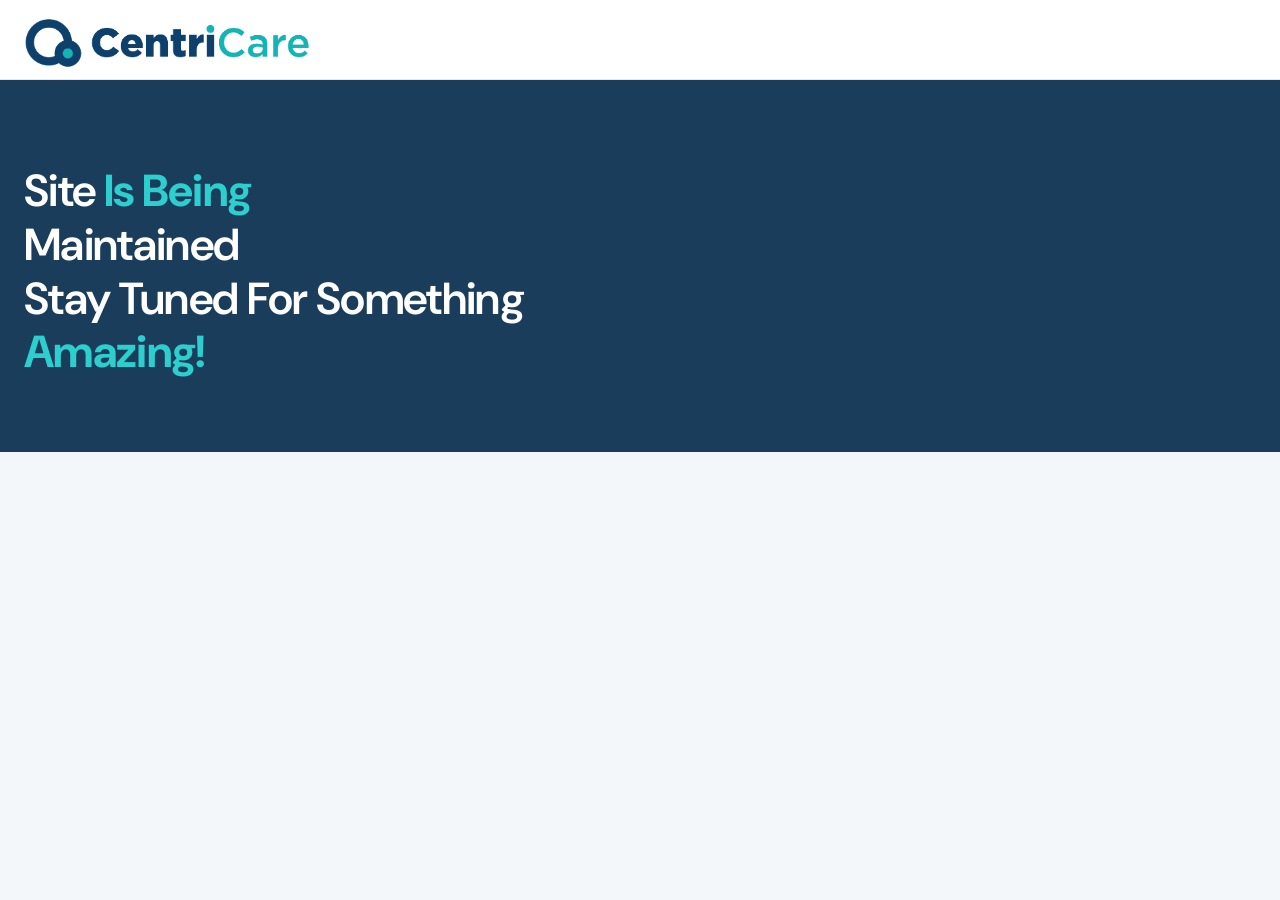
<file: maintenance.html>
<!DOCTYPE html>
<html lang="en">

<head>
    <meta charset="utf-8">
    <meta content="width=device-width, initial-scale=1.0" name="viewport">
    <title>Centricare | Facilities Management & Cleaning Services South Africa</title>
    <meta name="title" content="Centricare | Facilities Management & Cleaning Services South Africa">
    <meta name="description" content="Centricare is a 100% black woman-owned leader in facilities management, hygiene services, and healthcare supplies in South Africa. 16+ years of excellence in cleaning, waste management, and office furniture.">
    <meta name="keywords" content="facilities management south africa, professional cleaning services gauteng, hygiene services johannesburg, black woman owned business, waste management services, pest control south africa, hospital furniture suppliers, uniform distribution">
    
    <meta name="robots" content="index, follow">

    <!-- Favicon -->
    <link href="img/favicon.png" rel="icon">

    <!-- Google Web Fonts -->
    <link rel="preconnect" href="https://fonts.googleapis.com">
    <link rel="preconnect" href="https://fonts.gstatic.com" crossorigin>
    <link href="https://fonts.googleapis.com/css2?family=Heebo:wght@400;500;600&family=Nunito:wght@600;700;800&display=swap" rel="stylesheet">
    <link href="https://cdnjs.cloudflare.com/ajax/libs/font-awesome/5.10.0/css/all.min.css" rel="stylesheet">
    <link href="css/pages.css" rel="stylesheet">
</head>

<style>
    /* Background + text */
.bg-navy {
    background-color: #0b1f3a;
}

.text-teal {
    color: #1abc9c;
}

.header-title {
    font-size: 3rem;
    line-height: 1.2;
    color: #ffffff;
}

/* Button layout */
.button-group {
    display: flex;
    flex-direction: column;
    gap: 20px;
    width: min(280px, 100%);
}

@media (max-width: 768px) {
    .button-group {
        width: 100%;
    }

    .header-title {
        font-size: clamp(1.8rem, 7vw, 2.6rem);
    }
}

/* Base button style */
.custom-btn {
    display: block;
    padding: 16px 20px;
    font-size: 1.1rem;
    text-decoration: none;
    border-radius: 6px;
    transition: all 0.3s ease;
    text-align: left;
    font-weight: 500;
}

/* Outline button */
.outline-btn {
    border: 2px solid #ffffff;
    color: #ffffff;
}

.outline-btn:hover {
    background-color: #ffffff;
    color: #0b1f3a;
}

/* Filled button */
.filled-btn {
    background-color: #1abc9c;
    color: #ffffff;
}

.filled-btn:hover {
    background-color: #159a80;
}
</style>

<body class="cc-storefront">

    <!-- Navbar Start -->
    <nav class="cc-nav">
        <a href="#header" class="cc-nav__brand">
            <img src="./img/CentriCare-logo.png" alt="Centricare Logo" class="cc-nav__logo">
        </a>
        <button class="cc-nav__toggle" id="navToggle" aria-label="Toggle menu" aria-expanded="false">
            <span></span><span></span><span></span>
        </button>
        
    </nav>
    <!-- Navbar End -->

    <!-- Header Start -->
    <section data-scroll-index="0" id="header" class="container-fluid overflow-hidden p-0 bg-navy">
        <div class="container-fluid p-0">
            <div class="row align-items-center g-0 px-4 px-md-5 py-5 py-md-0">
                
                <!-- Left Column -->
                <div class="col-md-6 ps-md-3 text-white">
                    <div class="header-title-container">
                        <h1 class="header-title">
                            Site  <span class="text-teal fw-bold">Is Being</span><br>
                            Maintained<br>
                            Stay Tuned For Something <span class="text-teal fw-bold">Amazing!</span>
                        </h1>
                    </div>
                </div>


            </div>
        </div>
    </section>
    <!-- Header End -->
</body>

</html>
</file>
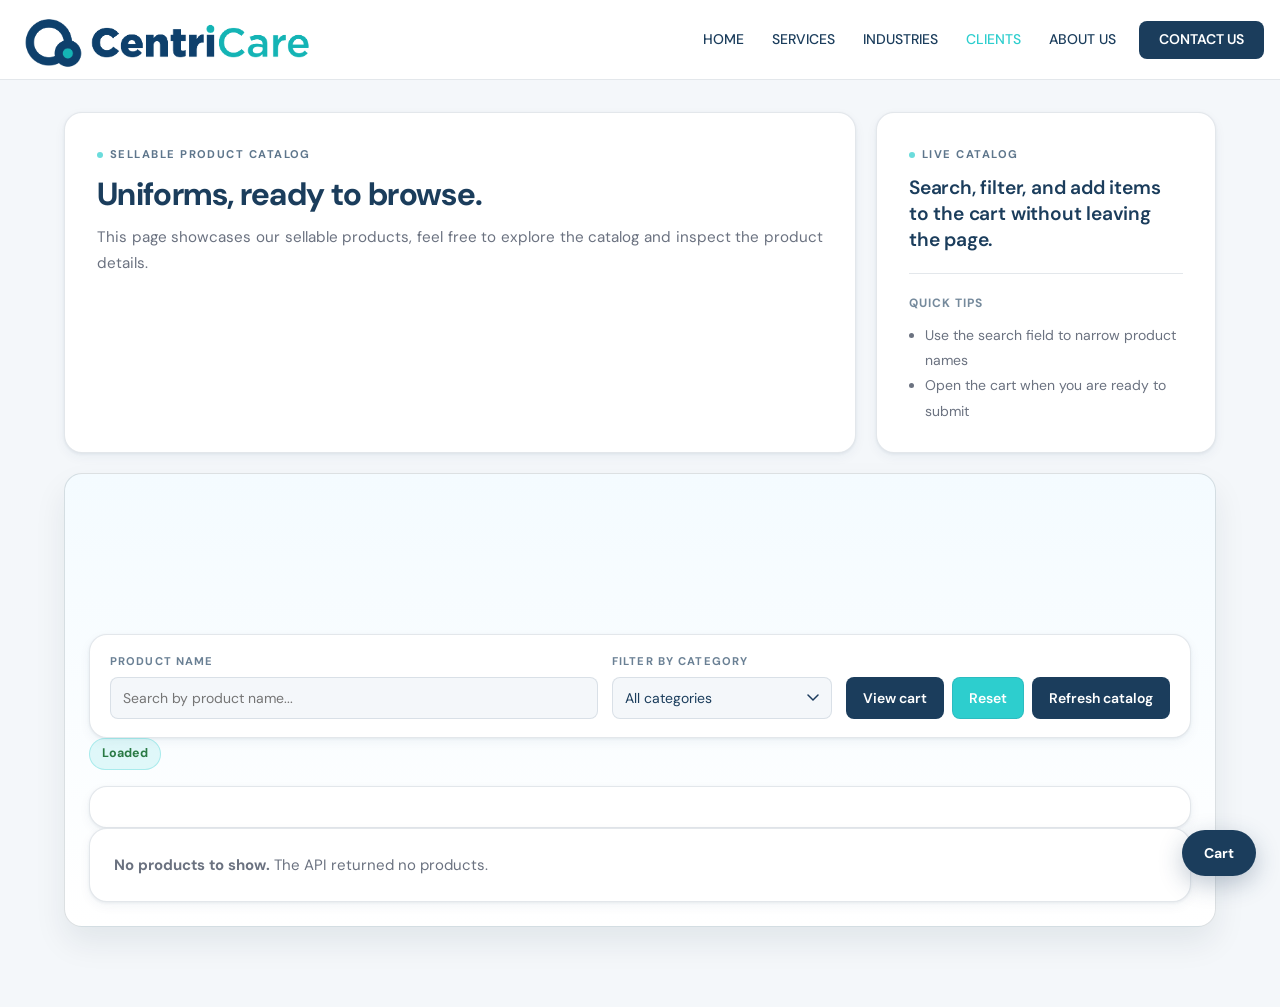
<file: uniform.html>
<!doctype html>
<html lang="en">
<head>
	<meta charset="utf-8">
	<meta name="viewport" content="width=device-width, initial-scale=1">
	<title>Uniform Distribution Showcase</title>

    <meta name="title" content="Centricare | Facilities Management & Cleaning Services South Africa">
    <meta name="description" content="Centricare is a 100% black woman-owned leader in facilities management, hygiene services, and healthcare supplies in South Africa. 16+ years of excellence in cleaning, waste management, and office furniture.">
    <meta name="keywords" content="facilities management south africa, professional cleaning services gauteng, hygiene services johannesburg, black woman owned business, waste management services, pest control south africa, hospital furniture suppliers, uniform distribution">
    
    <meta name="robots" content="index, follow">

    <!-- Favicon -->
    <link href="img/favicon.png" rel="icon">

    <!-- Google Web Fonts -->
    <link rel="preconnect" href="https://fonts.googleapis.com">
    <link rel="preconnect" href="https://fonts.gstatic.com" crossorigin>
    <link href="https://fonts.googleapis.com/css2?family=DM+Sans:ital,opsz,wght@0,9..40,300;0,9..40,400;0,9..40,500;0,9..40,600;0,9..40,700;1,9..40,400&family=DM+Mono:wght@400;500&display=swap" rel="stylesheet">
	<link href="css/pages.css?v=5" rel="stylesheet">
	<link href="css/uniform.css?v=4" rel="stylesheet"> 
</head>
<body class="cc-storefront cc-catalog-page">

	<!-- Navbar Start -->
	<nav class="cc-nav">
        <a href="index" class="cc-nav__brand">
            <img src="./img/CentriCare-logo.png" alt="CentriCare Logo" class="cc-nav__logo">
        </a>
        <button class="cc-nav__toggle" id="navToggle" aria-label="Toggle menu" aria-expanded="false">
            <span></span><span></span><span></span>
        </button>
        <div class="cc-nav__menu" id="navMenu">
            <a href="index" class="cc-nav__link">Home</a>
            <a href="services" class="cc-nav__link">Services</a>
            <a href="industries" class="cc-nav__link">Industries</a>
            <a href="clients" class="cc-nav__link active">Clients</a>
            <a href="about" class="cc-nav__link">About Us</a>
            <a href="contact" class="cc-nav__cta">Contact Us</a>
        </div>
    </nav>
	<!-- Navbar End -->

	<main class="page body-showcase">
		<section class="hero">
			<div class="hero-card">
				<span class="eyebrow"><span class="dot"></span> Sellable product catalog</span>
				<h1>Uniforms, ready to browse.</h1>
				<p class="lede">
					This page showcases our sellable products, feel free to explore the catalog and inspect the product details. 
				</p>
			</div>
			<aside class="side-card">
				<div>
					<span class="eyebrow"><span class="dot"></span> Live catalog</span>
					<h2>Search, filter, and add items to the cart without leaving the page.</h2>
				</div>
				<div class="api-block">
					<span class="api-label">Quick tips</span>
					<ul class="hint-list">
						<li>Use the search field to narrow product names</li>
						<li>Open the cart when you are ready to submit</li>
					</ul>
				</div>
			</aside>
		</section>

		<section class="body-panel">
			<header class="body-head">
				<span class="body-kicker" data-animate="fade-up">Catalog body</span>
				<h2 data-animate="fade-up" style="animation-delay:0.06s;">Filter, browse, and add items quickly.</h2>
				<p data-animate="fade-up" style="animation-delay:0.12s;">Search by name, filter by category, and manage cart actions directly from the catalog workspace.</p>
			</header>

		<section class="toolbar" aria-label="Catalog controls">
			<label class="field">
			<span>Product name</span>
			<input id="searchInput" type="search" placeholder="Search by product name...">
		</label>
		<label class="field">
			<span>Filter by category</span>
			<select id="categoryFilter">
				<option value="">All categories</option>
			</select>
		</label>
		<div class="button-row">
			<a class="secondary action-link" style="background-color: var(--navy); color: #fff;"  id="viewCartButton" href="cart">View cart</a>
			<button class="secondary" style="background-color: var(--teal); color: #fff;" id="resetButton" type="button">Reset</button>
			<button class="primary" id="refreshButton" type="button">Refresh catalog</button>
		</div>
	</section>

	<div class="status-row">
		<div class="pill" id="statusPill"><strong id="statusLabel">Ready</strong></div>
		<!-- <div class="pill">Fetched from the live API endpoint</div>
		<div class="pill" id="resultHint">No items loaded yet</div> -->
	</div>

	<a href="cart" class="floating-cart-button" aria-label="Open cart and checkout" title="Open cart and checkout">
		Cart
	</a>

	<div id="toast" class="toast" role="status" aria-live="polite"></div>

	<section class="grid-shell">
		<div class="grid" id="catalogGrid"></div>
	</section>

	<section class="empty-state" id="emptyState">
		<strong>No products to show.</strong>
		<span id="emptyText">Try refreshing the catalog or changing the search term.</span>
	</section>
		</section>

</main>

	

	<script>
		const endpoint = '/proxy.php?action=sellable';
		const catalogGrid = document.getElementById('catalogGrid');
		const emptyState = document.getElementById('emptyState');
		const emptyText = document.getElementById('emptyText');
		const statusLabel = document.getElementById('statusLabel');
		const statusPill = document.getElementById('statusPill');
		const resultHint = document.getElementById('resultHint') || { textContent: '' };
		const toastNode = document.getElementById('toast');
		const searchInput = document.getElementById('searchInput');
		const categoryFilter = document.getElementById('categoryFilter');
		const refreshButton = document.getElementById('refreshButton');
		const resetButton = document.getElementById('resetButton');
		const defaultAccessKey = '91425af8-0b2f-451c-83e6-e8657541ed1a';

		let allItems = [];
		let allCategories = new Set();
		let currentError = '';
		const mediaCache = new Map();
		const mediaObserver = 'IntersectionObserver' in window
			? new IntersectionObserver(entries => {
				for (const entry of entries) {
					if (!entry.isIntersecting) {
						continue;
					}

					mediaObserver.unobserve(entry.target);
					const productId = entry.target.dataset.productId;
					const itemRef = entry.target.__itemRef;
					if (productId) {
						loadMediaForCard(entry.target, productId, itemRef);
					}
				}
			}, { rootMargin: '240px 0px' })
			: null;

		function setStatus(message, tone = 'idle') {
			statusLabel.textContent = message;
			statusPill.dataset.tone = tone;
		}

		function setEmpty(message, visible = false) {
			emptyText.textContent = message;
			emptyState.classList.toggle('is-visible', visible);
		}

		function getImage(item) {
			return item?.image || item?.imageUrl || item?.imageURL || item?.thumbnail || item?.thumbnailUrl || item?.picture || item?.photo || item?.img || '';
		}

		function getProductId(item) {
			return item?.productId ?? item?.id ?? item?.productID ?? '';
		}

		function getPartId(item) {
			return item?.partId ?? item?.partID ?? item?.part ?? item?.sku ?? '';
		}

		function getTitle(item) {
			return item?.productName || item?.name || item?.title || item?.displayName || item?.sku || item?.code || 'Untitled item';
		}

		function getDescription(item) {
			return item?.description || '';
		}

		function getFabric(item) {
			return item?.fabric || '';
		}

		function getCategories(item) {
			const cats = item?.productCategory;
			if (Array.isArray(cats)) {
				return cats.map(c => c?.category || '').filter(Boolean);
			}
			return [];
		}

		function getProductPictures(item) {
			const pics = item?.productPicture;
			if (Array.isArray(pics)) {
				return pics.filter(p => String(p?.mediaType || '').toLowerCase() === 'image' && p?.url).sort((a, b) => (a?.displayOrder || 0) - (b?.displayOrder || 0));
			}
			return [];
		}

		function getFirstPictureUrl(item) {
			const pics = getProductPictures(item);
			return pics.length > 0 ? pics[0].url : '';
		}



		function normalizeItems(payload) {
			if (Array.isArray(payload)) {
				return payload;
			}

			if (!payload || typeof payload !== 'object') {
				return [];
			}

			const wrapperKeys = ['productSellables', 'items', 'data', 'products', 'results', 'value', 'sellableProducts'];
			for (const key of wrapperKeys) {
				if (Array.isArray(payload[key])) {
					return payload[key];
				}
			}

			if (Array.isArray(payload.product)) {
				return payload.product;
			}

			return [];
		}

		function getProductDetailEndpoint(productId) {
			return `/proxy.php?action=getbyid&id=${encodeURIComponent(productId)}`;
		}

		async function fetchProductDetail(productId) {
			if (mediaCache.has(productId)) {
				return mediaCache.get(productId);
			}

			const request = fetch(getProductDetailEndpoint(productId), {
				method: 'GET',
				headers: {
					accesskey: defaultAccessKey
				}
			})
				.then(async response => {
					const payload = await response.json();
					if (!response.ok) {
						throw new Error(payload?.message || payload?.error || `Product detail request failed with status ${response.status}`);
					}
					return payload;
				})
				.catch(() => ({}));

			mediaCache.set(productId, request);
			return request;
		}

		async function loadMediaForCard(mediaNode, productId, cardItem) {
			if (!mediaNode || mediaNode.dataset.mediaLoaded === 'true') {
				return;
			}

			mediaNode.dataset.mediaLoaded = 'true';
			const productDetail = await fetchProductDetail(productId);
			const imageUrl = getFirstPictureUrl(productDetail);
			if (!imageUrl) {
				mediaNode.dataset.mediaState = 'missing';
				return;
			}

			const title = getTitle(productDetail);
			mediaNode.innerHTML = '';
			const image = document.createElement('img');
			image.loading = 'lazy';
			image.alt = title;
			image.src = imageUrl;
			image.onerror = () => {
				mediaNode.dataset.mediaState = 'missing';
				mediaNode.innerHTML = `<div class="fallback">${escapeHtml(title)}</div>`;
			};
			mediaNode.appendChild(image);
			mediaNode.dataset.mediaState = 'loaded';
			if (cardItem) {
				Object.assign(cardItem, productDetail);
				getCategories(productDetail).forEach(cat => allCategories.add(cat));
				updateCategoryFilter();
				const card = mediaNode.closest('article');
				if (card) {
					const titleNode = card.querySelector('h3');
					if (titleNode) titleNode.textContent = title;
					const metaNode = card.querySelector('.meta');
					if (metaNode) {
						metaNode.innerHTML = '';
						const labels = getCategories(productDetail);
						if (!labels.length && productDetail?.sku) {
							labels.push(productDetail.sku);
						}
						labels.forEach(label => {
							const tag = document.createElement('span');
							tag.className = 'tag';
							tag.textContent = String(label);
							metaNode.appendChild(tag);
						});
					}
					const detailsNode = card.querySelector('.details');
					if (detailsNode) {
						detailsNode.innerHTML = '';
						const detailLines = buildDetailLines(productDetail);
						if (detailLines.length) {
							detailLines.forEach(({ label, value }) => {
								const line = document.createElement('div');
								line.innerHTML = `<strong>${escapeHtml(label)}:</strong> <code>${escapeHtml(stringifyField(value))}</code>`;
								detailsNode.appendChild(line);
							});
						}
					}
				}
			}
		}

		function stringifyField(value) {
			if (value == null || value === '') {
				return '—';
			}

			if (Array.isArray(value)) {
				return value.filter(Boolean).map(item => typeof item === 'object' ? JSON.stringify(item) : String(item)).join(', ');
			}

			if (typeof value === 'object') {
				try {
					return JSON.stringify(value);
				} catch {
					return '[object]';
				}
			}

			return String(value);
		}

		function buildDetailLines(item) {
			const lines = [];
			const sku = item?.sku || item?.partId || '';
			if (sku) {
				lines.push({ label: 'SKU', value: sku });
			}
			const fabric = getFabric(item);
			if (fabric) {
				lines.push({ label: 'Fabric', value: fabric });
			}
			return lines;
		}

		function render(items) {
			const query = searchInput.value.trim().toLowerCase();
			const selectedCategory = categoryFilter.value.trim();
			const visibleItems = items.filter(item => {
				const nameMatch = !query || getTitle(item).toLowerCase().includes(query);
				const categories = getCategories(item);
				const categoryMatch = !selectedCategory || categories.includes(selectedCategory);
				return nameMatch && categoryMatch;
			});

			catalogGrid.innerHTML = '';
			resultHint.textContent = `${items.length} item${items.length === 1 ? '' : 's'} loaded`;

			if (!visibleItems.length) {
				const filterActive = query || selectedCategory;
				const message = filterActive ? 'No products match your filters.' : currentError || 'The API returned no products.';
				setEmpty(message, true);
				resultHint.textContent = filterActive ? 'No matching products' : 'Empty catalog';
				return;
			}

			setEmpty('', false);
			resultHint.textContent = `${visibleItems.length} product${visibleItems.length === 1 ? '' : 's'} on screen`;

			const fragment = document.createDocumentFragment();

			visibleItems.forEach((item, index) => {
				const card = document.createElement('article');
				card.className = 'card';

				const media = document.createElement('div');
				media.className = 'card-media';
				media.dataset.productId = String(getProductId(item));
				media.dataset.productTitle = getTitle(item);
				media.dataset.mediaState = 'loading';
				media.innerHTML = `<div class="fallback">Loading image for ${escapeHtml(getTitle(item))}</div>`;

				const imageUrl = getFirstPictureUrl(item);
				if (imageUrl) {
					const image = document.createElement('img');
					image.loading = 'lazy';
					image.alt = getTitle(item);
					image.src = imageUrl;
					image.onerror = () => {
						media.innerHTML = `<div class="fallback">${escapeHtml(getTitle(item))}</div>`;
					};
					media.appendChild(image);
					media.dataset.mediaState = 'loaded';
				} else {
					const productId = getProductId(item);
					if (productId !== '' && mediaObserver) {
						media.__itemRef = item;
						mediaObserver.observe(media);
					} else if (productId !== '') {
						loadMediaForCard(media, productId, item);
					} else {
						media.dataset.mediaState = 'missing';
						media.innerHTML = `<div class="fallback">${escapeHtml(getTitle(item))}</div>`;
					}
				}

				const title = document.createElement('h3');
				title.textContent = getTitle(item);

				const meta = document.createElement('div');
				meta.className = 'meta';
				const labels = getCategories(item);
				if (!labels.length && item?.sku) {
					labels.push(item.sku);
				}
				labels.forEach(label => {
					const tag = document.createElement('span');
					tag.className = 'tag';
					tag.textContent = String(label);
					meta.appendChild(tag);
				});

				const details = document.createElement('div');
				details.className = 'details';
				const detailLines = buildDetailLines(item);
				if (detailLines.length) {
					detailLines.forEach(({ label, value }) => {
						const line = document.createElement('div');
						line.innerHTML = `<strong>${escapeHtml(label)}:</strong> <code>${escapeHtml(stringifyField(value))}</code>`;
						details.appendChild(line);
					});
				} else {
					const line = document.createElement('div');
					line.textContent = `${stringifyField(getProductId(item))} · ${stringifyField(getPartId(item))}`;
					details.appendChild(line);
				}

				const cartRow = document.createElement('div');
				cartRow.className = 'card-cart-row';
				const qtyLabel = document.createElement('label');
				qtyLabel.className = 'qty-field';
				qtyLabel.innerHTML = '<span>Qty</span>';
				const qtyInput = document.createElement('input');
				qtyInput.type = 'number';
				qtyInput.min = '1';
				qtyInput.step = '1';
				qtyInput.value = '1';
				qtyInput.inputMode = 'numeric';
				qtyInput.className = 'qty-input';
				qtyLabel.appendChild(qtyInput);
				const addBtn = document.createElement('button');
				addBtn.type = 'button';
				addBtn.className = 'primary';
				addBtn.style.backgroundColor = 'var(--teal)';
				addBtn.textContent = 'Add to cart';
				addBtn.addEventListener('click', () => addToCart(item, qtyInput.value));
				cartRow.append(qtyLabel, addBtn);

				card.append(media, title, meta, details);
				card.appendChild(cartRow);
				fragment.appendChild(card);
			});

			catalogGrid.appendChild(fragment);
		}

		function escapeHtml(value) {
			return String(value)
				.replaceAll('&', '&amp;')
				.replaceAll('<', '&lt;')
				.replaceAll('>', '&gt;')
				.replaceAll('"', '&quot;')
				.replaceAll("'", '&#39;');
		}

		async function loadCatalog() {
			setStatus('Loading...', 'idle');
			currentError = '';
			catalogGrid.innerHTML = '';
			setEmpty('Loading products...', true);
			resultHint.textContent = 'Request in progress';

			try {
				const response = await fetch(endpoint, {
					method: 'GET',
					headers: {
						accesskey: defaultAccessKey
					}
				});

				const contentType = response.headers.get('content-type') || '';
				const payload = contentType.includes('application/json') ? await response.json() : await response.text();

				if (!response.ok) {
					const message = typeof payload === 'string'
						? payload
						: payload?.message || payload?.error || `Request failed with status ${response.status}`;
					throw new Error(message);
				}

				const items = normalizeItems(payload);
				allItems = items;
				
				allCategories.clear();
				items.forEach(item => {
					getCategories(item).forEach(cat => allCategories.add(cat));
				});
				
				updateCategoryFilter();
				setStatus('Loaded', 'success');
			resultHint.textContent = `${items.length} item${items.length === 1 ? '' : 's'} loaded`;
				render(allItems);
			} catch (error) {
				allItems = [];
				currentError = error?.message || 'Unable to load products.';
				setStatus('Error', 'error');
				resultHint.textContent = currentError;
				setEmpty(currentError, true);
				catalogGrid.innerHTML = '';
			}
		}

		refreshButton.addEventListener('click', loadCatalog);
		function updateCategoryFilter() {
			const currentValue = categoryFilter.value;
			categoryFilter.innerHTML = '<option value="">All categories</option>';
			[...allCategories].sort().forEach(cat => {
				const option = document.createElement('option');
				option.value = cat;
				option.textContent = cat;
				categoryFilter.appendChild(option);
			});
			categoryFilter.value = currentValue;
		}

		resetButton.addEventListener('click', () => {
			searchInput.value = '';
			categoryFilter.value = '';
			render(allItems);
			setStatus(allItems.length ? 'Loaded' : 'Ready', allItems.length ? 'success' : 'idle');
		});
		searchInput.addEventListener('input', () => render(allItems));
		categoryFilter.addEventListener('change', () => render(allItems));

	let cart = [];

	function saveCart() {
		try { localStorage.setItem('catalog_cart', JSON.stringify(cart)); } catch { }
	}

	function loadCart() {
		try {
			const raw = localStorage.getItem('catalog_cart');
			if (raw) cart = JSON.parse(raw) || [];
		} catch { cart = []; }
	}

	function showToast(message) {
		if (!toastNode) return;
		toastNode.textContent = message;
		toastNode.classList.add('is-visible');
		window.clearTimeout(showToast._timer);
		showToast._timer = window.setTimeout(() => toastNode.classList.remove('is-visible'), 2200);
	}

	function addToCart(item, quantityValue) {
		const quantity = Math.max(1, parseInt(quantityValue, 10) || 1);
		const id = getProductId(item) || getPartId(item) || getTitle(item);
		const title = getTitle(item);
		const sku = item?.sku || getPartId(item) || '';
		const existing = cart.find(c => String(c.productId) === String(id));
		if (existing) {
			existing.qty = (existing.qty || 1) + quantity;
		} else {
			cart.push({ productId: id, title, sku, qty: quantity });
		}
		saveCart();
		showToast(`${quantity} x ${title} added to cart`);
	};

	loadCart();

	loadCatalog();

	// Mobile nav toggle
	document.getElementById('navToggle').addEventListener('click', function() {
		const menu = document.getElementById('navMenu');
		const expanded = this.getAttribute('aria-expanded') === 'true';
		this.setAttribute('aria-expanded', String(!expanded));
		menu.classList.toggle('is-open');
	});
	</script>
</body>

</html>
</file>
<file: css/uniform.css>
/* =====================================================
   CentriCare — Minimalist Design System
   Clean navy + green theme
   ===================================================== */

@import url('https://fonts.googleapis.com/css2?family=DM+Sans:ital,opsz,wght@0,9..40,300;0,9..40,400;0,9..40,500;0,9..40,600;0,9..40,700;1,9..40,400&family=DM+Mono:wght@400;500&display=swap');

:root {
    /* Brand */
    --cc-teal:           #2dcece;   /* ← cyan from "ONE STOP" & logo accent & button */
    --cc-teal-light:     rgba(45, 206, 206, 0.13);
    --cc-teal-mid:       rgba(45, 206, 206, 0.30);
    --cc-navy:           #1b3d5c;   /* ← deep navy background */
    --cc-navy-soft:      rgba(27, 61, 92, 0.07);
    --cc-navy-border:    rgba(27, 61, 92, 0.12);

    /* Accent palette — matched to the 8 service badge colours */
    --cc-orange:         #f5a623;   /* badge 01 - Cleaning */
    --cc-yellow:         #c8d400;   /* badge 03 - Hygiene Equipment */
    --cc-green:          #4caf50;   /* badge 03 alt / general green */
    --cc-lime:           #8bc34a;
    --cc-purple:         #7b1fa2;   /* badge 08 - Uniform */
    --cc-red:            #e53935;   /* badge 04 - Pest Control */
    --cc-pink:           #e91e8c;   /* badge 07 - Office Furniture */
    --cc-light-purple:   #9575cd;

    /* Surfaces */
    --cc-text:           #6b7280;
    --cc-bg:             #f4f7fa;
    --cc-surface:        #ffffff;

    /* Radii */
    --cc-radius-sm:      8px;
    --cc-radius-md:      12px;
    --cc-radius-lg:      18px;
    --cc-radius-full:    999px;

    /* Shadows */
    --cc-shadow-sm:      0 1px 3px rgba(27,61,92,0.07), 0 4px 12px rgba(27,61,92,0.05);
    --cc-shadow-md:      0 4px 16px rgba(27,61,92,0.10), 0 1px 4px rgba(27,61,92,0.06);

    /* Motion */
    --cc-transition:     150ms ease;

    /* Aliases */
    --teal:              var(--cc-teal);
    --teal-light:        var(--cc-teal-light);
    --teal-mid:          var(--cc-teal-mid);
    --navy:              var(--cc-navy);
    --navy-soft:         var(--cc-navy-soft);
    --navy-border:       var(--cc-navy-border);
    --red:               var(--cc-red);
    --text-gray:         var(--cc-text);
    --text-dark:         var(--cc-navy);
    --surface:           var(--cc-surface);
    --bg:                var(--cc-bg);
    --radius-sm:         var(--cc-radius-sm);
    --radius-md:         var(--cc-radius-md);
    --radius-lg:         var(--cc-radius-lg);
    --radius-full:       var(--cc-radius-full);
    --shadow-sm:         var(--cc-shadow-sm);
    --shadow-md:         var(--cc-shadow-md);
    --transition:        var(--cc-transition);
}

p {
    text-align: justify;
}

/* ---- Reset ---- */
*, *::before, *::after { box-sizing: border-box; }

/* ---- Utilities ---- */
.bg-teal { background-color: var(--teal); }
.bg-navy { background-color: var(--navy); }
.text-teal { color: var(--teal); }
.text-navy { color: var(--navy); }
.text-white { color: #fff; }

/* ===================================================
   BODY
   =================================================== */
body.cc-storefront {
    margin: 0;
    font-family: 'DM Sans', 'Segoe UI', sans-serif;
    font-size: 15px;
    line-height: 1.6;
    color: var(--text-gray);
    background-color: var(--bg);
    -webkit-font-smoothing: antialiased;
}

/* =====================================================
   NAVBAR — self-contained, zero Bootstrap
   ===================================================== */
.cc-nav {
    display: flex;
    align-items: center;
    height: 80px;
    background: #ffffff;
    border-bottom: 1px solid var(--cc-navy-border);
    position: sticky;
    top: 0;
    z-index: 100;
    padding: 0;
}

/* Inner wrapper constrains nav content to 1280px */
.cc-nav > * { flex-shrink: 0; }

.cc-nav::before {
    content: none;
}

/* Constrain nav contents with a max-width inner flex */
.cc-nav {
    padding: 0 max(16px, calc((100% - 1280px) / 2));
}

.cc-nav__brand {
    display: flex;
    align-items: center;
    padding: 0 24px 0 0;
    height: 90px;
    text-decoration: none;
    flex-shrink: 0;
}

.cc-nav__logo {
    height: 70px;
    width: auto;
    display: block;
    object-fit: contain;
}

.cc-nav__menu {
    display: flex;
    align-items: center;
    gap: 2px;
    margin-left: auto;
    text-transform: uppercase;
    font-weight: bold;
    font-size: 10rem !important;
}

.cc-nav__link {
    display: flex;
    align-items: center;
    height: 80px;
    padding: 0 13px;
    font-size: 0.875rem;
    font-weight: 500;
    color: var(--cc-navy);
    text-decoration: none;
    white-space: nowrap;
    transition: color var(--cc-transition);
}

.cc-nav__link:hover { color: var(--cc-navy); }
.cc-nav__link.active { color: var(--cc-teal); }

.cc-nav__cta {
    display: inline-flex;
    align-items: center;
    height: 38px;
    margin-left: 8px;
    padding: 0 20px;
    border-radius: var(--cc-radius-sm);
    font-size: 0.875rem;
    font-weight: 600;
    color: #fff;
    background: var(--cc-navy);
    text-decoration: none;
    transition: background var(--cc-transition);
    white-space: nowrap;
}

.cc-nav__cta:hover { background: #14304d; color: #fff; }

.cc-nav__toggle {
    display: none;
    flex-direction: column;
    justify-content: center;
    gap: 5px;
    width: 40px;
    height: 40px;
    margin-left: auto;
    padding: 8px;
    background: transparent;
    border: 1px solid var(--cc-navy-border);
    border-radius: var(--cc-radius-sm);
    cursor: pointer;
}

.cc-nav__toggle span {
    display: block;
    width: 100%;
    height: 2px;
    background: var(--cc-navy);
    border-radius: 2px;
}


/* ===================================================
   PAGE WRAPPER
   =================================================== */
.page {
    max-width: 1200px;
    margin: 0 auto;
    padding: 32px 24px 80px;
}

/* ===================================================
   HERO
   =================================================== */
.hero {
    display: grid;
    grid-template-columns: 1fr 340px;
    gap: 20px;
    margin-bottom: 20px;
}

.hero-card,
.side-card {
    background: var(--surface);
    border: 1px solid var(--navy-border);
    border-radius: var(--radius-lg);
    padding: 28px 32px;
    box-shadow: var(--shadow-sm);
}

.side-card {
    display: flex;
    flex-direction: column;
    gap: 0;
}

.hero h1 {
    font-size: clamp(1.6rem, 2.5vw, 2.2rem);
    font-weight: 700;
    color: var(--navy);
    margin: 10px 0 12px;
    line-height: 1.2;
    letter-spacing: -0.02em;
}

.hero h2 {
    font-size: clamp(1rem, 1.6vw, 1.2rem);
    font-weight: 600;
    color: var(--navy);
    margin: 10px 0 0;
    line-height: 1.35;
}

.lede {
    margin: 0;
    color: var(--text-gray);
    line-height: 1.7;
    font-size: 0.95rem;
}

/* ===================================================
   EYEBROW
   =================================================== */
.eyebrow {
    display: inline-flex;
    align-items: center;
    gap: 7px;
    font-size: 0.7rem;
    font-weight: 700;
    letter-spacing: 0.13em;
    text-transform: uppercase;
    color: var(--navy);
    opacity: 0.7;
}

.dot {
    width: 6px;
    height: 6px;
    border-radius: 50%;
    background: var(--teal);
    flex-shrink: 0;
}

/* ===================================================
   API BLOCK (side card tips)
   =================================================== */
.api-block {
    margin-top: 20px;
    padding-top: 20px;
    border-top: 1px solid var(--navy-border);
}

.api-label {
    font-size: 0.75rem;
    font-weight: 700;
    letter-spacing: 0.08em;
    text-transform: uppercase;
    color: var(--navy);
    opacity: 0.6;
    display: block;
    margin-bottom: 10px;
}

.hint-list {
    margin: 0;
    padding-left: 16px;
    font-size: 0.875rem;
    line-height: 1.8;
    color: var(--text-gray);
}

/* ===================================================
   TOOLBAR
   =================================================== */
.toolbar {
    background: var(--surface);
    border: 1px solid var(--navy-border);
    border-radius: var(--radius-lg);
    padding: 18px 20px;
    display: grid;
    grid-template-columns: 1fr 220px auto;
    gap: 14px;
    align-items: end;
    margin-bottom: 16px;
    box-shadow: var(--shadow-sm);
}

.field {
    display: flex;
    flex-direction: column;
    gap: 6px;
}

.field span {
    font-size: 0.7rem;
    font-weight: 700;
    letter-spacing: 0.1em;
    text-transform: uppercase;
    color: var(--navy);
    opacity: 0.65;
}

.field input,
.field select {
    height: 42px;
    border: 1px solid var(--navy-border);
    border-radius: var(--radius-sm);
    background: var(--bg);
    padding: 0 12px;
    font: inherit;
    font-size: 0.875rem;
    color: var(--navy);
    outline: none;
    transition: border-color var(--transition), box-shadow var(--transition);
    -webkit-appearance: none;
    appearance: none;
}

.field input:focus,
.field select:focus {
    border-color: var(--teal);
    box-shadow: 0 0 0 3px rgba(95, 196, 122, 0.18);
    background: #fff;
}

.field select {
    background-image: url("data:image/svg+xml,%3Csvg xmlns='http://www.w3.org/2000/svg' width='12' height='8' viewBox='0 0 12 8'%3E%3Cpath d='M1 1l5 5 5-5' stroke='%231b3a5c' stroke-width='1.5' fill='none' stroke-linecap='round'/%3E%3C/svg%3E");
    background-repeat: no-repeat;
    background-position: right 12px center;
    padding-right: 34px;
}

/* ===================================================
   BUTTONS
   =================================================== */
.button-row,
.cart-actions,
.card-cart-row {
    display: flex;
    gap: 8px;
    flex-wrap: wrap;
    align-items: center;
}

.primary,
.secondary,
.action-link {
    display: inline-flex;
    align-items: center;
    justify-content: center;
    height: 42px;
    padding: 0 16px;
    border-radius: var(--radius-sm);
    font: inherit;
    font-size: 0.875rem;
    font-weight: 600;
    text-decoration: none;
    border: 1px solid transparent;
    cursor: pointer;
    transition: background var(--transition), border-color var(--transition), color var(--transition), transform var(--transition);
    white-space: nowrap;
}

.primary {
    background: var(--navy);
    color: #fff;
}

.primary:hover {
    background: #14304d;
    transform: translateY(-1px);
}

.secondary,
.action-link.secondary {
    background: transparent;
    color: var(--navy);
    border-color: var(--navy-border);
}

.secondary:hover,
.action-link.secondary:hover {
    background: var(--navy-soft);
}

/* ===================================================
   STATUS / PILL
   =================================================== */
.status-row {
    display: flex;
    align-items: center;
    gap: 8px;
    margin-bottom: 16px;
}

.pill {
    display: inline-flex;
    align-items: center;
    gap: 6px;
    height: 32px;
    padding: 0 12px;
    border-radius: var(--radius-full);
    font-size: 0.78rem;
    font-weight: 600;
    border: 1px solid var(--navy-border);
    background: var(--surface);
    color: var(--navy);
}

#statusPill[data-tone="success"] {
    border-color: var(--teal-mid);
    background: var(--teal-light);
    color: #2a7a45;
}

#statusPill[data-tone="error"] {
    border-color: rgba(217, 106, 106, 0.35);
    background: rgba(217, 106, 106, 0.08);
    color: #b84444;
}

/* =====================================================
   FOOTER / CONTACT SECTION
   ===================================================== */
.contact-section {
    background: var(--cc-navy) !important;
    padding: 56px 24px !important;
    position: relative;
    overflow: hidden;
}

.service-section {
    /* background: var(--cc-navy) !important; */
    padding: 56px 24px !important;
    position: relative;
    overflow: hidden;
}

.contact-section::before {
    content: '';
    position: absolute;
    inset: 0;
    background:
        radial-gradient(circle at 20% 50%, rgba(95,196,122,0.09) 0%, transparent 50%),
        radial-gradient(circle at 90% 20%, rgba(255,255,255,0.03) 0%, transparent 40%);
    pointer-events: none;
}

.contact-section .container {
    position: relative;
    max-width: 960px;
    margin: 0 auto;
    padding: 0 16px;
}

.logo-container { padding-right: 40px; }

.logo-container img {
    max-width: 260px;
    width: 100% !important;
    height: auto !important;
    filter: brightness(0) invert(1);
    opacity: 0.9;
}

.v-line {
    width: 1px;
    height: 240px;
    background: rgba(255,255,255,0.12);
    margin: 0 auto;
}

.contact-header {
    font-size: 0.7rem !important;
    font-weight: 800 !important;
    letter-spacing: 0.12em !important;
    text-transform: uppercase !important;
    color: var(--cc-teal) !important;
    margin: 20px 0 6px !important;
}

.contact-header:first-child { margin-top: 0 !important; }

.contact-detail {
    font-size: 0.875rem !important;
    color: rgba(255,255,255,0.7) !important;
    margin-bottom: 2px !important;
    line-height: 1.6 !important;
}

.contact-detail .text-teal {
    color: var(--cc-teal) !important;
    font-weight: 600;
}

.footer-note {
    margin-top: 24px;
    padding-top: 20px;
    border-top: 1px solid rgba(255,255,255,0.10);
}

.footer-note p {
    font-size: 0.8rem !important;
    color: rgba(255,255,255,0.45) !important;
    line-height: 1.7 !important;
}


/* ===================================================
   GRID + CARDS
   =================================================== */
.grid-shell {
    background: var(--surface);
    border: 1px solid var(--navy-border);
    border-radius: var(--radius-lg);
    padding: 20px;
    box-shadow: var(--shadow-sm);
}

.grid {
    display: grid;
    grid-template-columns: repeat(4, minmax(0, 1fr));
    gap: 20px;
}

.card {
    background: var(--bg);
    border: 1px solid var(--navy-border);
    border-radius: var(--radius-md);
    padding: 16px;
    display: flex;
    flex-direction: column;
    transition: transform var(--transition), box-shadow var(--transition), border-color var(--transition);
}

.card:hover {
    transform: translateY(-3px);
    box-shadow: var(--shadow-md);
    border-color: var(--teal-mid);
}

.card-media {
    width: 100%;
    aspect-ratio: 1 / 1;
    border-radius: var(--radius-sm);
    overflow: hidden;
    background: #fff;
    border: 1px solid var(--navy-border);
    margin-bottom: 14px;
    display: grid;
    place-items: center;
}

.card-media img {
    width: 100%;
    height: 100%;
    object-fit: contain;
}

.fallback {
    text-align: center;
    color: var(--text-gray);
    font-size: 0.8rem;
    padding: 12px;
    opacity: 0.6;
}

.card h3 {
    margin: 0 0 8px;
    font-size: 0.9rem;
    font-weight: 600;
    color: var(--navy);
    line-height: 1.35;
}

.meta {
    display: flex;
    flex-wrap: wrap;
    gap: 6px;
    margin-bottom: 10px;
}

.tag {
    padding: 3px 9px;
    border-radius: var(--radius-full);
    font-size: 0.68rem;
    font-weight: 700;
    letter-spacing: 0.04em;
    background: var(--teal-light);
    color: var(--navy);
}

.details {
    font-size: 0.8rem;
    line-height: 1.6;
    color: var(--text-gray);
    flex: 1;
}

.details code {
    font-family: 'DM Mono', monospace;
    font-size: 0.78rem;
    color: var(--navy);
    background: var(--navy-soft);
    border-radius: 4px;
    padding: 1px 5px;
}

/* ===================================================
   QTY INPUT
   =================================================== */
.qty-field {
    display: flex;
    align-items: center;
    gap: 8px;
}

.qty-field span {
    font-size: 0.7rem;
    font-weight: 700;
    letter-spacing: 0.08em;
    text-transform: uppercase;
    color: var(--navy);
    opacity: 0.6;
}

.qty-input {
    width: 62px;
    height: 38px;
    text-align: center;
    border: 1px solid var(--navy-border);
    border-radius: var(--radius-sm);
    background: #fff;
    font: inherit;
    font-size: 0.875rem;
    color: var(--navy);
    outline: none;
    transition: border-color var(--transition), box-shadow var(--transition);
    padding: 0 8px;
}

.qty-input:focus {
    border-color: var(--teal);
    box-shadow: 0 0 0 3px rgba(95, 196, 122, 0.18);
}

input[type=number]::-webkit-outer-spin-button,
input[type=number]::-webkit-inner-spin-button { -webkit-appearance: none; margin: 0; }
input[type=number] { appearance: textfield; -moz-appearance: textfield; }

.card-cart-row {
    margin-top: auto;
    padding-top: 14px;
    align-items: flex-end;
}

.card-cart-row .primary {
    flex: 1 1 130px;
    height: 40px;
    font-size: 0.82rem;
}

/* ===================================================
   EMPTY STATE
   =================================================== */
.empty-state {
    background: var(--surface);
    border: 1px solid var(--navy-border);
    border-radius: var(--radius-lg);
    padding: 24px;
    display: none;
    margin-top: 16px;
    color: var(--text-gray);
    box-shadow: var(--shadow-sm);
}

.empty-state.is-visible { display: block; }

/* ===================================================
   FLOATING CART BUTTON
   =================================================== */
.floating-cart-button {
    position: fixed;
    right: 24px;
    bottom: 24px;
    z-index: 50;
    background: var(--navy);
    color: #fff;
    font-weight: 700;
    font-size: 0.875rem;
    text-decoration: none;
    padding: 12px 22px;
    border-radius: var(--radius-full);
    box-shadow: 0 8px 24px rgba(27, 58, 92, 0.28);
    transition: background var(--transition), transform var(--transition);
}

.floating-cart-button:hover {
    background: #14304d;
    transform: translateY(-2px);
}

/* ===================================================
   TOAST
   =================================================== */
.toast {
    position: fixed;
    left: 50%;
    bottom: 28px;
    transform: translateX(-50%) translateY(12px);
    opacity: 0;
    pointer-events: none;
    transition: opacity 160ms ease, transform 160ms ease;
    background: var(--navy);
    color: #fff;
    font-size: 0.85rem;
    font-weight: 600;
    padding: 10px 18px;
    border-radius: var(--radius-full);
    z-index: 200;
    white-space: nowrap;
}

.toast.is-visible {
    opacity: 1;
    transform: translateX(-50%) translateY(0);
}

/* ===================================================
   CHECKOUT / CART PAGE
   =================================================== */
.checkout-shell {
    background: var(--surface);
    border: 1px solid var(--navy-border);
    border-radius: var(--radius-lg);
    padding: 24px;
    box-shadow: var(--shadow-sm);
}

.checkout-head {
    display: flex;
    justify-content: space-between;
    align-items: flex-start;
    gap: 16px;
    margin-bottom: 20px;
}

.checkout-head h2 {
    font-size: 1.3rem;
    font-weight: 700;
    color: var(--navy);
    margin: 10px 0 0;
    letter-spacing: -0.01em;
}

.checkout-copy {
    margin: 6px 0 0;
    font-size: 0.875rem;
    color: var(--text-gray);
}

.checkout-total {
    min-width: 160px;
    border-radius: var(--radius-md);
    border: 1px solid var(--navy-border);
    background: var(--teal-light);
    color: var(--navy);
    padding: 14px 16px;
    text-align: right;
    flex-shrink: 0;
}

.checkout-total strong {
    display: block;
    font-size: 1.1rem;
    font-weight: 700;
    letter-spacing: -0.01em;
}

.checkout-total span {
    font-size: 0.75rem;
    opacity: 0.65;
}

.checkout-grid {
    display: grid;
    grid-template-columns: 1fr 320px;
    gap: 20px;
}

.checkout-grid h3 {
    font-size: 0.85rem;
    font-weight: 700;
    letter-spacing: 0.06em;
    text-transform: uppercase;
    color: var(--navy);
    opacity: 0.6;
    margin: 0 0 14px;
}

/* Cart list */
.cart-list {
    list-style: none;
    margin: 0;
    padding: 0;
    display: grid;
    gap: 10px;
}

.cart-item {
    display: flex;
    justify-content: space-between;
    align-items: center;
    gap: 12px;
    border: 1px solid var(--navy-border);
    border-radius: var(--radius-md);
    padding: 14px 16px;
    background: var(--bg);
    transition: border-color var(--transition);
}

.cart-item:hover { border-color: var(--teal-mid); }

.cart-item strong {
    font-size: 0.9rem;
    font-weight: 600;
    color: var(--navy);
}

.item-meta {
    margin-top: 6px;
    display: flex;
    flex-wrap: wrap;
    gap: 6px;
}

.item-meta span {
    background: var(--teal-light);
    color: var(--navy);
    padding: 3px 8px;
    border-radius: var(--radius-full);
    font-size: 0.72rem;
    font-weight: 700;
}

.cart-item-actions {
    display: inline-flex;
    align-items: center;
    gap: 8px;
    flex-shrink: 0;
}

.cart-item-actions button {
    width: 34px;
    height: 34px;
    border-radius: var(--radius-sm);
    border: 1px solid var(--navy-border);
    background: #fff;
    color: var(--navy);
    font-weight: 700;
    font-size: 1rem;
    cursor: pointer;
    display: flex;
    align-items: center;
    justify-content: center;
    transition: background var(--transition), border-color var(--transition);
}

.cart-item-actions button:hover {
    background: var(--teal-light);
    border-color: var(--teal-mid);
}

.cart-item-actions span {
    min-width: 24px;
    text-align: center;
    font-weight: 700;
    font-size: 0.95rem;
    color: var(--navy);
}

.cart-empty {
    border: 1px dashed var(--navy-border);
    border-radius: var(--radius-md);
    padding: 20px;
    color: var(--text-gray);
    font-size: 0.875rem;
    text-align: center;
}

/* Checkout form */
.checkout-form {
    display: grid;
    gap: 14px;
    border: 1px solid var(--navy-border);
    border-radius: var(--radius-md);
    background: var(--bg);
    padding: 20px;
    align-self: start;
}

.checkout-form label {
    display: grid;
    gap: 6px;
}

.checkout-form label span {
    font-size: 0.7rem;
    font-weight: 700;
    letter-spacing: 0.1em;
    text-transform: uppercase;
    color: var(--navy);
    opacity: 0.65;
}

.checkout-form input {
    height: 44px;
    border: 1px solid var(--navy-border);
    border-radius: var(--radius-sm);
    background: #fff;
    padding: 0 12px;
    font: inherit;
    font-size: 0.875rem;
    color: var(--navy);
    outline: none;
    width: 100%;
    transition: border-color var(--transition), box-shadow var(--transition);
}

.checkout-form input:focus {
    border-color: var(--teal);
    box-shadow: 0 0 0 3px rgba(95, 196, 122, 0.18);
}

.cart-actions {
    display: flex;
    gap: 8px;
}

.cart-actions .primary,
.cart-actions .secondary {
    flex: 1;
}

/* ===================================================
   RESPONSIVE
   =================================================== */
@media (max-width: 1100px) {
    .grid { grid-template-columns: repeat(3, minmax(0, 1fr)); }

    .cc-nav__logo {
    height: 70px;
    }
}

@media (max-width: 900px) {
    .hero,
    .checkout-grid { grid-template-columns: 1fr; }
    .checkout-head { flex-direction: column; }
    .toolbar { grid-template-columns: 1fr 1fr; }
    .grid { grid-template-columns: repeat(2, minmax(0, 1fr)); }

    .cc-nav__logo {
    height: 45px;
    }
}

@media (max-width: 640px) {
    .page { padding: 20px 16px 80px; }
    .grid { grid-template-columns: 1fr; gap: 16px; }
    .toolbar { grid-template-columns: 1fr; }
    .hero { grid-template-columns: 1fr; }
    .cart-item { flex-direction: column; align-items: flex-start; }
    .floating-cart-button { right: 16px; bottom: 16px; }
}

@media (max-width: 768px) {
    .cc-nav__toggle { display: flex; }
    .cc-nav { padding: 0 16px; }

    .cc-nav__logo {
    height: 50px;
    }

    .cc-nav__menu {
        display: none;
        position: absolute;
        top: 64px;
        left: 0;
        right: 0;
        background: #fff;
        border-bottom: 1px solid var(--navy-border);
        flex-direction: column;
        align-items: stretch;
        gap: 0;
        padding: 8px 16px 16px;
        box-shadow: var(--shadow-md);
        transform: uppercase !important;

        z-index: 99;
    }

    .cc-nav__menu.is-open { display: flex; }

    .cc-nav__link {
        height: auto;
        padding: 12px 4px;
        border-bottom: 1px solid var(--navy-border);
    }

    .cc-nav__cta {
        margin: 12px 0 0;
        justify-content: center;
        height: 44px;
    }
}
</file>
<file: css/pages.css>
/* =====================================================
   CentriCare — pages.css
   Unified design system for index.html, services.html,
   industries.html. Zero Bootstrap dependency.
   Incorporates full uniform.css design system.
   ===================================================== */

@import url('https://fonts.googleapis.com/css2?family=DM+Sans:ital,opsz,wght@0,9..40,300;0,9..40,400;0,9..40,500;0,9..40,600;0,9..40,700;1,9..40,400&family=DM+Mono:wght@400;500&display=swap');

/* =====================================================
   DESIGN TOKENS
   ===================================================== */
:root {
    /* Brand */
    --cc-teal:           #2dcece;   /* ← cyan from "ONE STOP" & logo accent & button */
    --cc-teal-light:     rgba(45, 206, 206, 0.13);
    --cc-teal-mid:       rgba(45, 206, 206, 0.30);
    --cc-navy:           #1b3d5c;   /* ← deep navy background */
    --cc-navy-soft:      rgba(27, 61, 92, 0.07);
    --cc-navy-border:    rgba(27, 61, 92, 0.12);
    --cc-blue:          #007bff;   /* ← used in logo */

    /* Accent palette — matched to the 8 service badge colours */
    --cc-orange:         #f5a623;   /* badge 01 - Cleaning */
    --cc-yellow:         #c8d400;   /* badge 03 - Hygiene Equipment */
    --cc-green:          rgba(0, 220, 50) ;   /* badge 03 alt / general green */
    --cc-lime:           #8bc34a;
    --cc-purple:         rgba(220, 60, 180) ;   /* badge 08 - Uniform */
    --cc-red:            #e53935;   /* badge 04 - Pest Control */
    --cc-pink:           #e91e8c;   /* badge 07 - Office Furniture */
    --cc-light-purple:   #9575cd;

    /* Surfaces */
    --cc-text:           #6b7280;
    --cc-bg:             #f4f7fa;
    --cc-surface:        #ffffff;

    /* Radii */
    --cc-radius-sm:      8px;
    --cc-radius-md:      12px;
    --cc-radius-lg:      18px;
    --cc-radius-full:    999px;

    /* Shadows */
    --cc-shadow-sm:      0 1px 3px rgba(27,61,92,0.07), 0 4px 12px rgba(27,61,92,0.05);
    --cc-shadow-md:      0 4px 16px rgba(27,61,92,0.10), 0 1px 4px rgba(27,61,92,0.06);

    /* Motion */
    --cc-transition:     150ms ease;

    /* Aliases */
    --teal:              var(--cc-teal);
    --teal-light:        var(--cc-teal-light);
    --teal-mid:          var(--cc-teal-mid);
    --navy:              var(--cc-navy);
    --navy-soft:         var(--cc-navy-soft);
    --navy-border:       var(--cc-navy-border);
    --red:               var(--cc-red);
    --text-gray:         var(--cc-text);
    --text-dark:         var(--cc-navy);
    --surface:           var(--cc-surface);
    --bg:                var(--cc-bg);
    --radius-sm:         var(--cc-radius-sm);
    --radius-md:         var(--cc-radius-md);
    --radius-lg:         var(--cc-radius-lg);
    --radius-full:       var(--cc-radius-full);
    --shadow-sm:         var(--cc-shadow-sm);
    --shadow-md:         var(--cc-shadow-md);
    --transition:        var(--cc-transition);
    --blue:              var(--cc-blue);
}

p {
    text-align: justify;
}

/* =====================================================
   RESET
   ===================================================== */
*, *::before, *::after { box-sizing: border-box; }

/* =====================================================
   BASE
   ===================================================== */
body {
    margin: 0;
    font-family: 'DM Sans', 'Segoe UI', sans-serif;
    font-size: 15px;
    line-height: 1.65;
    color: var(--cc-text);
    background-color: var(--cc-bg);
    -webkit-font-smoothing: antialiased;
}

h1, h2, h3, h4, h5, h6 {
    font-family: 'DM Sans', 'Segoe UI', sans-serif;
    letter-spacing: -0.01em;
}

.industry-header
{
    font-family: 'DM Sans', 'Segoe UI', sans-serif;
    letter-spacing: -0.01em;
    color: var(--cc-teal) !important;
}

/* =====================================================
   COLOUR UTILITIES
   ===================================================== */
.text-teal         { color: var(--cc-teal) !important; }
.text-navy         { color: var(--cc-navy) !important; }
.text-white        { color: #fff !important; }
.text-orange       { color: var(--cc-orange) !important; }
.text-yellow       { color: var(--cc-yellow) !important; }
.text-green        { color: var(--cc-green) !important; }
.text-lime         { color: var(--cc-lime) !important; }
.text-purple       { color: var(--cc-purple) !important; }
.text-red          { color: var(--cc-red) !important; }
.text-pink         { color: var(--cc-pink) !important; }
.text-light-purple { color: var(--cc-light-purple) !important; }

.bg-teal         { background-color: var(--cc-teal) !important; }
.bg-navy         { background-color: var(--cc-navy) !important; }
.bg-orange       { background-color: var(--cc-orange) !important; }
.bg-yellow       { background-color: var(--cc-yellow) !important; }
.bg-green        { background-color: var(--cc-green) !important; }
.bg-lime         { background-color: var(--cc-lime) !important; }
.bg-purple       { background-color: var(--cc-purple) !important; }
.bg-red          { background-color: var(--cc-red) !important; }
.bg-pink         { background-color: var(--cc-pink) !important; }
.bg-light-purple { background-color: var(--cc-light-purple) !important; }

/* =====================================================
   NAVBAR — self-contained, zero Bootstrap
   ===================================================== */
.cc-nav {
    display: flex;
    align-items: center;
    height: 80px;
    background: #ffffff;
    border-bottom: 1px solid var(--cc-navy-border);
    position: sticky;
    top: 0;
    z-index: 100;
    padding: 0;
}

/* Inner wrapper constrains nav content to 1280px */
.cc-nav > * { flex-shrink: 0; }

.cc-nav::before {
    content: none;
}

/* Constrain nav contents with a max-width inner flex */
.cc-nav {
    padding: 0 max(16px, calc((100% - 1280px) / 2));
}

.cc-nav__brand {
    display: flex;
    align-items: center;
    padding: 0 24px 0 0;
    height: 90px;
    text-decoration: none;
    flex-shrink: 0;
}

.cc-nav__logo {
    /* height: 70px; */
    width: auto;
    display: block;
    object-fit: contain;
}

.cc-nav__menu {
    display: flex;
    align-items: center;
    gap: 2px;
    margin-left: auto;
    text-transform: uppercase;
    font-weight: bold;
    font-size: 10rem !important;
}

.cc-nav__link {
    display: flex;
    align-items: center;
    height: 80px;
    padding: 0 13px;
    font-size: 0.875rem;
    font-weight: 500;
    color: var(--cc-navy);
    text-decoration: none;
    white-space: nowrap;
    transition: color var(--cc-transition);
}

.cc-nav__link:hover { color: var(--cc-navy); }
.cc-nav__link.active { color: var(--cc-teal); }

.cc-nav__cta {
    display: inline-flex;
    align-items: center;
    height: 38px;
    margin-left: 8px;
    padding: 0 20px;
    border-radius: var(--cc-radius-sm);
    font-size: 0.875rem;
    font-weight: 600;
    color: #fff;
    background: var(--cc-navy);
    text-decoration: none;
    transition: background var(--cc-transition);
    white-space: nowrap;
}

.cc-nav__cta:hover { background: #14304d; color: #fff; }

.cc-nav__toggle {
    display: none;
    flex-direction: column;
    justify-content: center;
    gap: 5px;
    width: 40px;
    height: 40px;
    margin-left: auto;
    padding: 8px;
    background: transparent;
    border: 1px solid var(--cc-navy-border);
    border-radius: var(--cc-radius-sm);
    cursor: pointer;
}

.cc-nav__toggle span {
    display: block;
    width: 100%;
    height: 2px;
    background: var(--cc-navy);
    border-radius: 2px;
}

/* =====================================================
   SPINNER
   ===================================================== */
#spinner { background: var(--cc-surface); }
.spinner-border.text-primary { color: var(--cc-teal) !important; }

/* =====================================================
   PAGE HEADER BANNER
   ===================================================== */
.pages-header {
    background: var(--cc-navy);
    padding: 56px max(24px, calc((100% - 1280px) / 2 + 24px)) 48px;
    border-bottom: 3px solid var(--cc-teal);
    position: relative;
    overflow: hidden;
}

.pages-header::before {
    content: '';
    position: absolute;
    inset: 0;
    background:
        radial-gradient(circle at 80% 50%, rgba(95, 196, 122, 0.12) 0%, transparent 55%),
        radial-gradient(circle at 10% 80%, rgba(255,255,255,0.04) 0%, transparent 40%);
    pointer-events: none;
}

.pages-header h1 {
    font-size: clamp(2rem, 4vw, 3rem) !important;
    font-weight: 700 !important;
    color: #fff !important;
    margin: 0 !important;
    letter-spacing: -0.02em;
    position: relative;
}

/* =====================================================
   SECTION LABEL / CC-HEADER-2
   ===================================================== */
.cc-header-2 {
    display: inline-flex;
    align-items: center;
    padding: 6px 16px;
    border-radius: var(--cc-radius-full);
    font-size: 1rem !important;
    font-weight: 800 !important;
    letter-spacing: 0.11em !important;
    text-transform: uppercase !important;
    color: #fff !important;
    margin-bottom: 18px;
    margin-top: 15px;
}

/* =====================================================
   HERO / HEADER SECTION (index.html)
   ===================================================== */
#header .bg-navy,
section#header .bg-navy {
    background-color: var(--cc-navy) !important;
    border-bottom: 3px solid var(--cc-teal);
    min-height: 70vh !important;
    display: flex !important;
    align-items: center !important;
}

#header .row {
    min-height: auto !important;
}

.header-title {
    font-size: clamp(1.8rem, 3.5vw, 2.8rem) !important;
    font-weight: 600 !important;
    color: #fff !important;
    line-height: 1.2 !important;
    letter-spacing: -0.015em;
    margin-bottom: 24px !important;
}

.header-title .fw-bold { font-weight: 700 !important; }
.header-title .text-teal { color: var(--cc-teal) !important; }

.cc-services-title {
    font-size: 0.65rem !important;
    font-weight: 700 !important;
    letter-spacing: 0.08em !important;
    text-transform: uppercase !important;
    color: rgba(255, 255, 255, 0.7) !important;
    margin-top: 10px !important;
    line-height: 1.4 !important;
    text-align: center;
}

/* Typography improvements for readability */
.small { font-size: 0.9rem !important; line-height: 1.7 !important; }

body p { line-height: 1.7; margin-bottom: 14px; }
body ul, body ol { line-height: 1.8; }

.cc-services-item {
    display: flex;
    flex-direction: column;
    align-items: center;
    text-align: center;
}

.cc-service-link {
    display: flex;
    flex-direction: column;
    align-items: center;
    color: inherit;
    text-decoration: none;
}

.cc-service-link:hover,
.cc-service-link:focus {
    color: inherit;
}

.cc-circle-container-sm {
    position: relative;
    width: 140px;
    height: 140px;
    display: flex;
    align-items: center;
    justify-content: center;
    margin-bottom: 12px;
}

.cc-circle-container-sm .cc-circle-main {
    width: 100%;
    height: 100%;
}

.cc-wall-image {
    width: 100%;
    height: 100%;
    min-height: 420px;
    object-fit: cover;
    display: block;
}

.letter-c-left,
.letter-c-right {
    position: absolute;
    top: 50%;
    transform: translateY(-50%);
    width: 400px;
    height: 400px;
    border-radius: 50%;
    border: 50px solid #f3fafd;
    opacity: 0.9;
    pointer-events: none;
}

.letter-c-left { left: -200px; }
.letter-c-right { right: -200px; }

.cc-about-quote,
.cc-quote-container {
    margin-top: 32px;
    margin-bottom: 24px;
    padding: 24px;
}

.cc-about-quote {
    color: var(--cc-navy);
    border-top: 2px solid var(--cc-navy);
    border-bottom: 2px solid var(--cc-navy);
    font-size: 0.95rem !important;
}

.cc-quote-container {
    border-top: 2px solid rgba(255,255,255,0.7);
    border-bottom: 2px solid rgba(255,255,255,0.7);
    padding-left: 0;
    padding-right: 0;
    font-size: 0.95rem !important;
}

.header-title-container {
    min-height: 100%;
}

.cc-icons-circle {
    position: absolute;
    top: 15%;
    left: -50px;
    width: 110px;
    height: 110px;
    background: var(--cc-navy);
    border-radius: 50%;
    display: flex;
    align-items: center;
    justify-content: center;
    font-size: 3rem;
    font-weight: 700;
    color: #fff;
    box-shadow: 0 8px 24px rgba(35, 57, 93, 0.25);
    z-index: 10;
    border: 6px solid #fff;
}

.cc-approach-block {
    padding: 1rem 1rem 1rem 5rem;
    border-radius: 35% 0 0 35%;
}

.cc-top-left-shape {
    background-color: var(--cc-teal);
    color: #fff;
    padding: 15px 50px 5px 50px;
    border-radius: 0 0 60px 0;
    position: absolute;
    top: 0;
    left: 0;
    font-size: 0.8rem;
    text-transform: uppercase;
    letter-spacing: 1px;
    display: flex;
    align-items: center;
}

.cc-bottom-right-shape {
    background-color: var(--cc-navy);
    color: #fff;
    padding: 15px 50px;
    border-radius: 60px 0 0 0;
    position: absolute;
    bottom: 0;
    right: 0;
    font-size: 0.8rem;
    text-transform: uppercase;
    letter-spacing: 1px;
    display: flex;
    align-items: center;
}

.cc-bottom-right-shape a {
    color: inherit;
    text-decoration: none;
}

.clients-logo-row {
    margin-top: 40px;
    margin-bottom: 40px;
    align-items: center;
    row-gap: 24px;
}

.clients-logo-col {
    flex: 1 0 0%;
    display: flex;
    align-items: center;
    justify-content: center;
    min-width: 110px;
}

.clients-logo-col img {
    max-width: 100%;
    height: auto;
    object-fit: contain;
}

.half-c-left {
    position: absolute;
    inset: auto auto 18px -130px;
    width: 260px;
    height: 260px;
    border-radius: 50%;
    border: 42px solid rgba(255,255,255,0.08);
    border-right-color: transparent;
    border-top-color: transparent;
    transform: rotate(-28deg);
    pointer-events: none;
}

.cc-logo-text {
    gap: 14px;
}

.logo-icon {
    position: relative;
    width: 120px;
    height: 120px;
    flex-shrink: 0;
}

.circle-outer {
    width: 100px;
    height: 100px;
    border: 8px solid #ffffff;
    border-radius: 50%;
    position: absolute;
    top: 0;
    left: 0;
}

.circle-inner {
    width: 45px;
    height: 45px;
    background-color: var(--cc-teal);
    border: 10px solid #ffffff;
    border-radius: 50%;
    position: absolute;
    bottom: 16px;
    right: 17px;
}

.bg-white { background-color: #fff !important; }
.position-fixed { position: fixed !important; }
.top-50 { top: 50% !important; }
.start-50 { left: 50% !important; }
.translate-middle { transform: translate(-50%, -50%) !important; }
.w-100 { width: 100% !important; }
.h-100 { height: 100% !important; }
.vh-100 { height: 100vh !important; }
.position-relative { position: relative !important; }
.text-decoration-none { text-decoration: none !important; }
.img-fluid { max-width: 100%; height: auto; }
.border-bottom { border-bottom: 1px solid var(--cc-navy-border) !important; }
.fs-1 { font-size: 2.5rem !important; }
.fs-2 { font-size: 2rem !important; }
.fw-light { font-weight: 300 !important; }
.me-2 { margin-right: 0.5rem !important; }
.me-4 { margin-right: 1.5rem !important; }
.ms-2 { margin-left: 0.5rem !important; }
.pe-5 { padding-right: 3rem !important; }
.ps-5 { padding-left: 3rem !important; }
.px-5 { padding-left: 3rem !important; padding-right: 3rem !important; }
.py-5 { padding-top: 3rem !important; padding-bottom: 3rem !important; }
.mb-3 { margin-bottom: 1rem !important; }
.mb-4 { margin-bottom: 1.5rem !important; }
.mt-1 { margin-top: 0.25rem !important; }
.mt-3 { margin-top: 1rem !important; }
.mt-4 { margin-top: 1.5rem !important; }
.my-1 { margin-top: 0.25rem !important; margin-bottom: 0.25rem !important; }
.my-5 { margin-top: 3rem !important; margin-bottom: 3rem !important; }

/* =====================================================
   SECTION SPACING
   ===================================================== */
section { margin-top: 0 !important; margin-bottom: 0 !important; }
section + section { margin-top: 0 !important; }


/* =====================================================
   QUOTE CARD
   ===================================================== */

.cc-quote-card {
    border-radius: var(--cc-radius-md);
    padding: 20px 24px;
    margin: 20px 0;
    position: relative;
    display: flex;
    align-items: flex-start;
    gap: 16px;
}

.cc-quote-mark {
    font-size: 10rem !important;
    line-height: 0.6;
    color: rgba(255, 255, 255, 0.35);
    font-family: Georgia, serif;
    flex-shrink: 0;
    margin-top: 8px;
}

.cc-quote-text {
    color: #fff !important;
    font-size: 2rem !important;
    line-height: 1.55;
    margin: 0;
    font-weight: 800;

    strong {
        font-weight: 700;
        color: var(--cc-teal);
    }
}

/* =====================================================
   SERVICES SECTION
   ===================================================== */
#services { background: var(--cc-bg); margin-top: 0 !important; }
#about { margin-top: 0 !important; }
#mission { margin-top: 0 !important; }
#approach { margin-top: 0 !important; }
#expertise { margin-top: 0 !important; }
#industries { margin-top: 0 !important; }
#clients { margin-top: 0 !important; }
#contact { margin-top: 0 !important; }
#values_about { margin-top: 60px !important; }
#mission_about { margin-top: 60px !important; }
#approach { margin-top: 60px !important; }

#services .row.border-bottom {
    border-color: var(--cc-navy-border) !important;
    padding: 40px 32px !important;
    margin: 0 !important;
    background: var(--cc-surface);
    transition: background var(--cc-transition);
}

#services .row.border-bottom:nth-child(odd) { background: var(--cc-bg); }

.cc-content-side { padding-left: 40px !important; }

.cc-service-list { margin-top: 16px; }

.cc-service-list p {
    font-size: 0.9rem;
    line-height: 1.75;
    color: var(--cc-text);
    margin-bottom: 14px;
    padding-left: 16px;
    border-left: 2px solid var(--cc-navy-border);
    transition: border-color var(--cc-transition);
}

.cc-service-list p:hover { border-left-color: var(--cc-teal); }

.cc-service-list p .fw-bold {
    font-weight: 600 !important;
    display: block;
    margin-bottom: 2px;
}

/* Circle visual containers */
.cc-circle-container {
    position: relative;
    width: 320px;
    height: 320px;
    flex-shrink: 0;
}

/* Service title under the circle visual */
.cc-service-title {
    display: flex;
    align-items: center;
    justify-content: center;
    gap: 8px;
}

/* Logo */
.logo-drawn {
    position: relative;
    width: 40px;
    height: 40px;
    flex-shrink: 0;
}

.outer-ring {
    width: 100%;
    height: 100%;
    border: 7px solid ;
    border-radius: 50%;
    box-sizing: border-box;
}

.dot-ring {
    position: absolute;
    width: 20px;
    height: 20px;
    right: -2px;
    bottom: -2px;
    border-radius: 50%;
    display: flex;
    align-items: center;
    justify-content: center;
}

.dot {
    width: 8px;
    height: 8px;
    border-radius: 50%;
    background: white;
}

/* Text */
.wordmark {
    font-size: 1.75rem;
    font-weight: 800;
    line-height: 1;
    white-space: nowrap;
}
/* Center the circle container for better alignment */
.cc-circle-container { margin: 0 auto; }

@media (min-width: 768px) {
    .cc-service-title { font-size: 1.25rem; margin-top: 16px; }
}

.cc-circle-main {
    width: 200px;
    height: 280px;
    border-radius: 50%;
    overflow: hidden;
    position: relative;
    box-shadow: var(--cc-shadow-md);
}

/* Single full-circle image (use when only one image should show inside the circle) */
.cc-circle-single-img {
    position: absolute;
    inset: 0;
    width: 100%;
    height: 100%;
    background-size: cover;
    background-position: center;
    background-repeat: no-repeat;
}

.cc-number-circle {
    position: absolute;
    bottom: 0;
    right: 0;
    width: 60px;
    height: 60px;
    border-radius: 50%;
    /* background: var(--cc-navy); */
    color: #fff;
    display: flex;
    align-items: center;
    justify-content: center;
    font-weight: 700;
    font-size: 1.1rem;
    letter-spacing: 0.02em;
    border: 3px solid var(--cc-surface);
    box-shadow: var(--cc-shadow-sm);
}

.cc-bottom-right-colored {
    position: absolute;
    bottom: 0;
    right: 0;
    width: 50%;
    height: 50%;
    display: flex;
    align-items: center;
    justify-content: center;
    padding: 12px;
}

.cc-bottom-right-colored p {
    font-size: 0.72rem !important;
    line-height: 1.5 !important;
    color: #fff !important;
    margin: 0 !important;
    font-weight: 500;
}

/* =====================================================
   INDUSTRIES SECTION
   ===================================================== */
#services .col-md-5.bg-navy,
.col-md-5.bg-navy {
    background-color: var(--cc-navy) !important;
    padding: 48px !important;
    position: relative;
    overflow: hidden;
}

.col-md-5.bg-navy::before {
    content: '';
    position: absolute;
    inset: 0;
    background: radial-gradient(circle at 80% 20%, rgba(95,196,122,0.10) 0%, transparent 55%);
    pointer-events: none;
}

.col-md-5.bg-navy p {
    color: rgba(255,255,255,0.75) !important;
    font-size: 0.93rem;
    line-height: 1.75;
    margin-bottom: 14px;
}

/* Industry cards */
.cc-shape-item {
    background: var(--cc-surface);
    border: 1px solid var(--cc-navy-border);
    border-radius: var(--cc-radius-lg);
    padding: 20px;
    display: flex;
    flex-direction: column;
    gap: 14px;
    height: 100%;
    transition: transform var(--cc-transition), box-shadow var(--cc-transition), border-color var(--cc-transition);
    box-shadow: var(--cc-shadow-sm);
}

.cc-shape-item:hover {
    transform: translateY(-3px);
    box-shadow: var(--cc-shadow-md);
    border-color: var(--cc-teal-mid);
}

/* .cc-shape-visual {
    position: relative;
    width: min(100%, 300px);
    aspect-ratio: 1 / 1;
    height: auto;
    margin: 0 auto;
    flex-shrink: 0;
}

.cc-partial-ring {
    position: absolute;
    inset: 0;
    border-radius: 50%;
    border: 6px solid var(--cc-navy);
    opacity: 0.12;
}

.cc-partial-photo {
    position: absolute;
    inset: 8px;
    border-radius: 50%;
    background: linear-gradient(135deg, var(--cc-teal-light), var(--cc-navy-soft));
    background-position: center;
    background-repeat: no-repeat;
    background-size: cover;
    border: 1px solid var(--cc-navy-border);
} */

.cc-shape-visual {
    position: relative;
    width: 220px;
    aspect-ratio: 1;
    margin: 0 auto;
}

/* Teal partial border */
.cc-partial-ring {
    position: absolute;
    inset: 0;
    border-radius: 50%;

    /* Creates the teal half-ring */
    background:
        conic-gradient(
            var(--cc-teal) 0deg 210deg,
            transparent 210deg 360deg
        );

    /* Thickness of the ring */
    -webkit-mask:
        radial-gradient(farthest-side,
            transparent calc(100% - 18px),
            #000 calc(100% - 18px));
    mask:
        radial-gradient(farthest-side,
            transparent calc(100% - 18px),
            #000 calc(100% - 18px));

    transform: rotate(90deg);
}

/* Actual photo */
.cc-partial-photo {
    position: absolute;
    inset: 18px; /* controls spacing from ring */
    border-radius: 50%;
    background-position: center;
    background-repeat: no-repeat;
    background-size: cover;
    overflow: hidden;
}

.cc-shape-text {
    min-width: 0;
}

/* Give the top intro row a sensible min-height instead of full-bleed */
#services > .container-fluid.p-0 > .row.g-0 {
    min-height: auto;
    align-items: center;
}

#services > .container-fluid.p-0 > .row.g-0 .col-md-7 {
    background: var(--cc-bg);
    padding: 48px !important;
}

#services > .container-fluid.p-0 > .row.g-0 .col-md-5.bg-navy {
    min-height: 380px;
}

.cc-shape-text h2 {
    font-size: 0.95rem !important;
    font-weight: 700 !important;
    color: var(--cc-teal) !important;
    margin: 0 0 6px !important;
    line-height: 1.3;
}

.cc-shape-text p {
    font-size: 0.84rem !important;
    color: var(--cc-text) !important;
    line-height: 1.65 !important;
    margin: 0 !important;
}

.home-industries {
    display: flex;
    flex-direction: column;
    gap: 24px;
}

.home-industries__grid {
    display: flex;
    flex-wrap: wrap;
    gap: 24px;
}

.home-industries__item {
    display: flex;
    flex: 1 1 calc(33.3333% - 16px);
    max-width: calc(33.3333% - 16px);
}

.home-industries__item .cc-shape-item {
    width: 100%;
}

.home-industries .section-link-inline {
    align-self: flex-start;
}

.container-fluid.px-5.py-5 {
    padding: 48px max(24px, calc((100% - 1400px) / 2 + 40px)) !important;
    background: var(--cc-bg);
}

.industries-row {
    display: flex;
    flex-wrap: wrap;
}

.cc-industry-col {
    display: flex;
    flex: 0 0 100%;
    max-width: 100%;
}

.cc-industry-col .cc-shape-item {
    width: 100%;
    flex-direction: column;
    align-items: stretch;
    gap: 14px;
}

/* =====================================================
   ABOUT SECTION
   ===================================================== */
#about { background: var(--cc-surface); }

#about .cc-wall-image {
    width: 100%;
    height: 100%;
    object-fit: cover;
    display: block;
}

#about .col-md-7 { padding: 48px 40px !important; }

#about p {
    font-size: 0.9rem;
    color: var(--cc-text);
    line-height: 1.75;
}

/* =====================================================
   LOGO ICON
   ===================================================== */
.cc-logo-text { gap: 14px; }

.logo-icon {
    position: relative;
    width: 48px;
    height: 48px;
    flex-shrink: 0;
}

.circle-outer {
    position: absolute;
    inset: 0;
    border-radius: 50%;
    border: 5px solid rgba(255,255,255,0.25);
}

.circle-inner {
    position: absolute;
    top: 50%;
    left: 50%;
    transform: translate(-50%, -50%);
    width: 16px;
    height: 16px;
    border-radius: 50%;
    background: var(--cc-teal);
}

.logo-text {
    font-size: 1.6rem !important;
    font-weight: 700 !important;
    color: #fff !important;
    letter-spacing: -0.02em;
}

/* =====================================================
   BACK TO TOP
   ===================================================== */
.back-to-top {
    position: fixed !important;
    right: 24px !important;
    bottom: 24px !important;
    width: 44px !important;
    height: 44px !important;
    padding: 0 !important;
    border-radius: 50% !important;
    background: var(--cc-navy) !important;
    border: none !important;
    color: #fff !important;
    box-shadow: 0 4px 16px rgba(27,58,92,0.25) !important;
    display: flex !important;
    align-items: center !important;
    justify-content: center !important;
    font-size: 0.9rem !important;
    transition: background var(--cc-transition), transform var(--cc-transition) !important;
    z-index: 90;
    text-decoration: none;
    cursor: pointer;
}

.back-to-top:hover {
    background: #14304d !important;
    transform: translateY(-2px);
    color: #fff;
}

/* =====================================================
   FOOTER / CONTACT SECTION
   ===================================================== */
.contact-section {
    background: var(--cc-navy) !important;
    padding: 56px 24px !important;
    position: relative;
    overflow: hidden;
}

.service-section {
    /* background: var(--cc-navy) !important; */
    padding: 56px 24px !important;
    position: relative;
    overflow: hidden;
}

.contact-section::before {
    content: '';
    position: absolute;
    inset: 0;
    background:
        radial-gradient(circle at 20% 50%, rgba(95,196,122,0.09) 0%, transparent 50%),
        radial-gradient(circle at 90% 20%, rgba(255,255,255,0.03) 0%, transparent 40%);
    pointer-events: none;
}

.contact-section .container {
    position: relative;
    max-width: 960px;
    margin: 0 auto;
    padding: 0 16px;
}

.logo-container { padding-right: 40px; }

.logo-container img {
    max-width: 260px;
    width: 100% !important;
    height: auto !important;
    filter: brightness(0) invert(1);
    opacity: 0.9;
}

.v-line {
    width: 1px;
    height: 240px;
    background: rgba(255,255,255,0.12);
    margin: 0 auto;
}

.contact-header {
    font-size: 0.7rem !important;
    font-weight: 800 !important;
    letter-spacing: 0.12em !important;
    text-transform: uppercase !important;
    color: var(--cc-teal) !important;
    margin: 20px 0 6px !important;
}

.contact-header:first-child { margin-top: 0 !important; }

.contact-detail {
    font-size: 0.875rem !important;
    color: rgba(255,255,255,0.7) !important;
    margin-bottom: 2px !important;
    line-height: 1.6 !important;
}

.contact-detail .text-teal {
    color: var(--cc-teal) !important;
    font-weight: 600;
}

.footer-note {
    margin-top: 24px;
    padding-top: 20px;
    border-top: 1px solid rgba(255,255,255,0.10);
}

.footer-note p {
    font-size: 0.8rem !important;
    color: rgba(255,255,255,0.45) !important;
    line-height: 1.7 !important;
}

/* =====================================================
   SECTION SPACING HELPERS
   ===================================================== */
section.overflow-hidden.pt-5 { padding-top: 0 !important; }

/* =====================================================
   PAGE WRAPPER (uniform.css compat)
   ===================================================== */
.page {
    max-width: 1200px;
    margin: 0 auto;
    padding: 32px 24px 80px;
}

/* =====================================================
   INDEX-STYLE BODY SYSTEM (INNER PAGES)
   ===================================================== */
.body-showcase {
    display: flex;
    flex-direction: column;
    gap: 20px;
}

.body-panel {
    background: linear-gradient(180deg, #f4fbff 0%, #ffffff 100%);
    border: 1px solid rgba(13, 35, 52, 0.14);
    border-radius: 18px;
    box-shadow: 0 16px 32px rgba(13, 35, 52, 0.08);
    padding: 24px;
}

.body-head {
    margin: 0 0 16px;
    max-width: 780px;
}

.body-kicker {
    display: inline-flex;
    align-items: center;
    border-radius: 999px;
    background: #dff8f7;
    color: #0f6f7f;
    font-size: 0.74rem;
    font-weight: 700;
    letter-spacing: 0.12em;
    text-transform: uppercase;
    padding: 6px 12px;
    margin-bottom: 10px;
}

.body-head h2 {
    margin: 0 0 10px;
    color: var(--cc-navy);
    font-size: clamp(1.5rem, 3vw, 2.4rem);
    line-height: 1.14;
}

.body-head p {
    margin: 0;
    color: #4f6a7f;
    line-height: 1.72;
}

.body-grid {
    display: grid;
    gap: 16px;
    grid-template-columns: repeat(3, minmax(0, 1fr));
}

.body-grid--2 {
    grid-template-columns: repeat(2, minmax(0, 1fr));
}

.body-card {
    position: relative;
    overflow: hidden;
    background: #fff;
    border: 1px solid rgba(13, 35, 52, 0.14);
    border-radius: 14px;
    box-shadow: 0 10px 22px rgba(13, 35, 52, 0.08);
    padding: 14px;
}

.body-card img {
    width: 100%;
    aspect-ratio: 16 / 10;
    object-fit: cover;
    border-radius: 10px;
    margin-bottom: 10px;
}

.body-card h3 {
    margin: 0 0 6px;
    color: var(--cc-navy);
    font-size: 1rem;
}

.body-card p {
    margin: 0;
    color: var(--cc-text);
    line-height: 1.65;
    font-size: 0.92rem;
}

.body-card--logo {
    display: flex;
    align-items: center;
    justify-content: center;
    min-height: 118px;
    padding: 14px;
}

.body-card--logo img {
    margin: 0;
    width: 100%;
    max-height: 72px;
    object-fit: contain;
    aspect-ratio: auto;
}

.body-list {
    margin: 0;
    padding-left: 18px;
    line-height: 1.78;
    color: var(--cc-text);
}

.body-inline-link {
    display: inline-flex;
    align-items: center;
    gap: 8px;
    margin-top: 10px;
    color: var(--cc-teal);
    text-decoration: none;
    font-weight: 700;
}

.body-inline-link:hover {
    color: #0f8f8f;
}

/* Storefront page max-width wrapper */
.cc-storefront > section,
.cc-storefront > header.pages-header {
    max-width: 100%;
}

.cc-storefront #services {
    max-width: 1400px;
    margin-left: auto;
    margin-right: auto;
}

.cc-storefront .contact-section .container {
    max-width: 1000px;
}

/* =====================================================
   HERO GRID (uniform.css storefront)
   ===================================================== */
.hero {
    display: grid;
    grid-template-columns: 1fr 340px;
    gap: 20px;
    margin-bottom: 20px;
}

.hero-card,
.side-card {
    background: var(--cc-surface);
    border: 1px solid var(--cc-navy-border);
    border-radius: var(--cc-radius-lg);
    padding: 28px 32px;
    box-shadow: var(--cc-shadow-sm);
}

.side-card {
    display: flex;
    flex-direction: column;
    gap: 0;
}

.hero h1 {
    font-size: clamp(1.6rem, 2.5vw, 2.2rem);
    font-weight: 700;
    color: var(--cc-navy);
    margin: 10px 0 12px;
    line-height: 1.2;
    letter-spacing: -0.02em;
}

.hero h2 {
    font-size: clamp(1rem, 1.6vw, 1.2rem);
    font-weight: 600;
    color: var(--cc-navy);
    margin: 10px 0 0;
    line-height: 1.35;
}

.lede {
    margin: 0;
    color: var(--cc-text);
    line-height: 1.7;
    font-size: 0.95rem;
}

/* =====================================================
   PAGE SPLIT LAYOUTS
   ===================================================== */
.page-split {
    display: grid;
    grid-template-columns: minmax(0, 1fr) minmax(0, 1fr);
    gap: 20px;
    margin-bottom: 20px;
}

.page-split__media,
.page-split__content {
    background: var(--cc-surface);
    border: 1px solid var(--cc-navy-border);
    border-radius: var(--cc-radius-lg);
    box-shadow: var(--cc-shadow-sm);
    overflow: hidden;
}

.page-split__media {
    position: relative;
    min-height: 420px;
}

.page-split__media .cc-wall-image {
    min-height: 100%;
}

.page-split__content {
    padding: 28px 32px;
    display: flex;
    flex-direction: column;
    justify-content: center;
    background-image: linear-gradient(rgba(255, 255, 255, 0.9), rgba(255, 255, 255, 0.9)), url('../img/favicon.png');
    background-repeat: no-repeat;
    background-position: center;
    background-size: cover;
}

.page-split__content .lede:last-child,
.page-split__content p:last-child {
    margin-bottom: 0;
}

.page-split__actions {
    display: flex;
    flex-wrap: wrap;
    gap: 12px;
    margin-top: 20px;
}

.page-split__link {
    display: inline-flex;
    align-items: center;
    gap: 8px;
    color: var(--cc-navy);
    text-decoration: none;
    font-weight: 700;
}

.page-split__link:hover {
    color: var(--cc-teal);
}

.page-split__list {
    margin: 0;
    padding-left: 18px;
    line-height: 1.8;
}

.page-split__list li + li {
    margin-top: 8px;
}

.page-split--clients .page-split__media {
    padding: 28px;
    background: #fff;
    overflow: hidden;
}

.page-split--clients .clients-carousel {
    --cc-clients-gap: 14px;
    display: flex;
    gap: 0;
    width: 100%;
    overflow: hidden;
}

.page-split--clients .clients-track {
    display: flex;
    gap: var(--cc-clients-gap);
    width: max-content;
    flex-shrink: 0;
    animation: ccClientsPageLoop 24s linear infinite;
}

.page-split--clients .clients-track__group {
    display: flex;
    gap: var(--cc-clients-gap);
}

.page-split--clients .client-logo-tile {
    width: 180px;
    height: 110px;
    object-fit: contain;
    background: #f8fafc;
    border: 1px solid var(--cc-navy-border);
    border-radius: 12px;
    padding: 10px;
    flex: 0 0 auto;
}

@keyframes ccClientsPageLoop {
    from { transform: translateX(0); }
    to { transform: translateX(calc(-50% - (var(--cc-clients-gap) / 2))); }
}

.page-split--full {
    grid-template-columns: minmax(0, 1fr);
}

.page-split--full .page-split__media {
    min-height: auto;
}

.page-split--full .client-logo-grid {
    height: 100%;
    display: flex;
    flex-wrap: nowrap;
    align-items: center;
    gap: 14px;
    overflow-x: auto;
    background: #fff;
    padding: 28px;
}

.page-split--full .client-logo-tile {
    flex: 0 0 calc((100% - 70px) / 6);
    min-width: 140px;
    height: 110px;
    object-fit: contain;
    background: #f8fafc;
    border: 1px solid var(--cc-navy-border);
    border-radius: 12px;
    padding: 10px;
}

.page-split--contact .page-split__media {
    background: var(--cc-navy);
    display: flex;
    align-items: center;
    justify-content: center;
    padding: 32px;
}

.page-split--contact .contact-logo {
    max-width: 260px;
    width: 100%;
    height: auto;
    filter: brightness(0) invert(1);
    opacity: 0.95;
}

/* =====================================================
   EYEBROW
   ===================================================== */
.eyebrow {
    display: inline-flex;
    align-items: center;
    gap: 7px;
    font-size: 1rem;
    font-weight: 700;
    letter-spacing: 0.13em;
    text-transform: uppercase;
    color: var(--cc-navy);
    opacity: 0.7;
}

.dot {
    width: 6px;
    height: 6px;
    border-radius: 50%;
    background: var(--cc-teal);
    flex-shrink: 0;
}

/* =====================================================
   API BLOCK
   ===================================================== */
.api-block {
    margin-top: 20px;
    padding-top: 20px;
    border-top: 1px solid var(--cc-navy-border);
}

.api-label {
    font-size: 0.75rem;
    font-weight: 700;
    letter-spacing: 0.08em;
    text-transform: uppercase;
    color: var(--cc-navy);
    opacity: 0.6;
    display: block;
    margin-bottom: 10px;
}

.hint-list {
    margin: 0;
    padding-left: 16px;
    font-size: 0.875rem;
    line-height: 1.8;
    color: var(--cc-text);
}

/* =====================================================
   TOOLBAR
   ===================================================== */
.toolbar {
    background: var(--cc-surface);
    border: 1px solid var(--cc-navy-border);
    border-radius: var(--cc-radius-lg);
    padding: 18px 20px;
    display: grid;
    grid-template-columns: 1fr 220px auto;
    gap: 14px;
    align-items: end;
    margin-bottom: 16px;
    box-shadow: var(--cc-shadow-sm);
}

.field {
    display: flex;
    flex-direction: column;
    gap: 6px;
}

.field span {
    font-size: 0.7rem;
    font-weight: 700;
    letter-spacing: 0.1em;
    text-transform: uppercase;
    color: var(--cc-navy);
    opacity: 0.65;
}

.field input,
.field select {
    height: 42px;
    border: 1px solid var(--cc-navy-border);
    border-radius: var(--cc-radius-sm);
    background: var(--cc-bg);
    padding: 0 12px;
    font: inherit;
    font-size: 0.875rem;
    color: var(--cc-navy);
    outline: none;
    transition: border-color var(--cc-transition), box-shadow var(--cc-transition);
    -webkit-appearance: none;
    appearance: none;
}

.field input:focus,
.field select:focus {
    border-color: var(--cc-teal);
    box-shadow: 0 0 0 3px rgba(95, 196, 122, 0.18);
    background: #fff;
}

.field select {
    background-image: url("data:image/svg+xml,%3Csvg xmlns='http://www.w3.org/2000/svg' width='12' height='8' viewBox='0 0 12 8'%3E%3Cpath d='M1 1l5 5 5-5' stroke='%231b3a5c' stroke-width='1.5' fill='none' stroke-linecap='round'/%3E%3C/svg%3E");
    background-repeat: no-repeat;
    background-position: right 12px center;
    padding-right: 34px;
}

/* =====================================================
   BUTTONS
   ===================================================== */
.button-row,
.cart-actions,
.card-cart-row {
    display: flex;
    gap: 8px;
    flex-wrap: wrap;
    align-items: center;
}

.primary,
.secondary,
.action-link {
    display: inline-flex;
    align-items: center;
    justify-content: center;
    height: 42px;
    padding: 0 16px;
    border-radius: var(--cc-radius-sm);
    font: inherit;
    font-size: 0.875rem;
    font-weight: 600;
    text-decoration: none;
    border: 1px solid transparent;
    cursor: pointer;
    transition: background var(--cc-transition), border-color var(--cc-transition), color var(--cc-transition), transform var(--cc-transition);
    white-space: nowrap;
}

.primary { background: var(--cc-navy); color: #fff; }
.primary:hover { background: #14304d; transform: translateY(-1px); }

.secondary,
.action-link.secondary {
    background: transparent;
    color: var(--cc-navy);
    border-color: var(--cc-navy-border);
}

.secondary:hover,
.action-link.secondary:hover { background: var(--cc-navy-soft); }

/* =====================================================
   STATUS / PILL
   ===================================================== */
.status-row {
    display: flex;
    align-items: center;
    gap: 8px;
    margin-bottom: 16px;
}

.pill {
    display: inline-flex;
    align-items: center;
    gap: 6px;
    height: 32px;
    padding: 0 12px;
    border-radius: var(--cc-radius-full);
    font-size: 0.78rem;
    font-weight: 600;
    border: 1px solid var(--cc-navy-border);
    background: var(--cc-surface);
    color: var(--cc-navy);
}

#statusPill[data-tone="success"] {
    border-color: var(--cc-teal-mid);
    background: var(--cc-teal-light);
    color: #2a7a45;
}

#statusPill[data-tone="error"] {
    border-color: rgba(217, 106, 106, 0.35);
    background: rgba(217, 106, 106, 0.08);
    color: #b84444;
}

/* =====================================================
   GRID + CARDS
   ===================================================== */
.grid-shell {
    background: var(--cc-surface);
    border: 1px solid var(--cc-navy-border);
    border-radius: var(--cc-radius-lg);
    padding: 20px;
    box-shadow: var(--cc-shadow-sm);
}

.grid {
    display: grid;
    grid-template-columns: repeat(4, minmax(0, 1fr));
    gap: 20px;
}

.card {
    background: var(--cc-bg);
    border: 1px solid var(--cc-navy-border);
    border-radius: var(--cc-radius-md);
    padding: 16px;
    display: flex;
    flex-direction: column;
    transition: transform var(--cc-transition), box-shadow var(--cc-transition), border-color var(--cc-transition);
}

.card:hover {
    transform: translateY(-3px);
    box-shadow: var(--cc-shadow-md);
    border-color: var(--cc-teal-mid);
}

.card-media {
    width: 100%;
    aspect-ratio: 1 / 1;
    border-radius: var(--cc-radius-sm);
    overflow: hidden;
    background: #fff;
    border: 1px solid var(--cc-navy-border);
    margin-bottom: 14px;
    display: grid;
    place-items: center;
}

.card-media img {
    width: 100%;
    height: 100%;
    object-fit: contain;
}

.fallback {
    text-align: center;
    color: var(--cc-text);
    font-size: 0.8rem;
    padding: 12px;
    opacity: 0.6;
}

.card h3 {
    margin: 0 0 8px;
    font-size: 0.9rem;
    font-weight: 600;
    color: var(--cc-navy);
    line-height: 1.35;
}

.meta {
    display: flex;
    flex-wrap: wrap;
    gap: 6px;
    margin-bottom: 10px;
}

.tag {
    padding: 3px 9px;
    border-radius: var(--cc-radius-full);
    font-size: 0.68rem;
    font-weight: 700;
    letter-spacing: 0.04em;
    background: var(--cc-teal-light);
    color: var(--cc-navy);
}

.details {
    font-size: 0.8rem;
    line-height: 1.6;
    color: var(--cc-text);
    flex: 1;
}

.details code {
    font-family: 'DM Mono', monospace;
    font-size: 0.78rem;
    color: var(--cc-navy);
    background: var(--cc-navy-soft);
    border-radius: 4px;
    padding: 1px 5px;
}

/* =====================================================
   QTY INPUT
   ===================================================== */
.qty-field {
    display: flex;
    align-items: center;
    gap: 8px;
}

.qty-field span {
    font-size: 0.7rem;
    font-weight: 700;
    letter-spacing: 0.08em;
    text-transform: uppercase;
    color: var(--cc-navy);
    opacity: 0.6;
}

.qty-input {
    width: 62px;
    height: 38px;
    text-align: center;
    border: 1px solid var(--cc-navy-border);
    border-radius: var(--cc-radius-sm);
    background: #fff;
    font: inherit;
    font-size: 0.875rem;
    color: var(--cc-navy);
    outline: none;
    transition: border-color var(--cc-transition), box-shadow var(--cc-transition);
    padding: 0 8px;
}

.qty-input:focus {
    border-color: var(--cc-teal);
    box-shadow: 0 0 0 3px rgba(95, 196, 122, 0.18);
}

input[type=number]::-webkit-outer-spin-button,
input[type=number]::-webkit-inner-spin-button { -webkit-appearance: none; margin: 0; }
input[type=number] { appearance: textfield; -moz-appearance: textfield; }


.card-cart-row {
    margin-top: auto;
    padding-top: 14px;
    align-items: flex-end;
}

.card-cart-row .primary {
    flex: 1 1 130px;
    height: 40px;
    font-size: 0.82rem;
}

/* =====================================================
   EMPTY STATE
   ===================================================== */
.empty-state {
    background: var(--cc-surface);
    border: 1px solid var(--cc-navy-border);
    border-radius: var(--cc-radius-lg);
    padding: 24px;
    display: none;
    margin-top: 16px;
    color: var(--cc-text);
    box-shadow: var(--cc-shadow-sm);
}

.empty-state.is-visible { display: block; }

/* =====================================================
   FLOATING CART BUTTON
   ===================================================== */
.floating-cart-button {
    position: fixed;
    right: 24px;
    bottom: 24px;
    z-index: 50;
    background: var(--cc-navy);
    color: #fff;
    font-weight: 700;
    font-size: 0.875rem;
    text-decoration: none;
    padding: 12px 22px;
    border-radius: var(--cc-radius-full);
    box-shadow: 0 8px 24px rgba(27, 58, 92, 0.28);
    transition: background var(--cc-transition), transform var(--cc-transition);
}

.floating-cart-button:hover {
    background: #14304d;
    transform: translateY(-2px);
}

/* =====================================================
   TOAST
   ===================================================== */
.toast {
    position: fixed;
    left: 50%;
    bottom: 28px;
    transform: translateX(-50%) translateY(12px);
    opacity: 0;
    pointer-events: none;
    transition: opacity 160ms ease, transform 160ms ease;
    background: var(--cc-navy);
    color: #fff;
    font-size: 0.85rem;
    font-weight: 600;
    padding: 10px 18px;
    border-radius: var(--cc-radius-full);
    z-index: 200;
    white-space: nowrap;
}

.toast.is-visible {
    opacity: 1;
    transform: translateX(-50%) translateY(0);
}

/* =====================================================
   CHECKOUT / CART PAGE
   ===================================================== */
.checkout-shell {
    background: var(--cc-surface);
    border: 1px solid var(--cc-navy-border);
    border-radius: var(--cc-radius-lg);
    padding: 24px;
    box-shadow: var(--cc-shadow-sm);
}

.checkout-head {
    display: flex;
    justify-content: space-between;
    align-items: flex-start;
    gap: 16px;
    margin-bottom: 20px;
}

.checkout-head h2 {
    font-size: 1.3rem;
    font-weight: 700;
    color: var(--cc-navy);
    margin: 10px 0 0;
    letter-spacing: -0.01em;
}

.checkout-copy {
    margin: 6px 0 0;
    font-size: 0.875rem;
    color: var(--cc-text);
}

.checkout-total {
    min-width: 160px;
    border-radius: var(--cc-radius-md);
    border: 1px solid var(--cc-navy-border);
    background: var(--cc-teal-light);
    color: var(--cc-navy);
    padding: 14px 16px;
    text-align: right;
    flex-shrink: 0;
}

.checkout-total strong {
    display: block;
    font-size: 1.1rem;
    font-weight: 700;
    letter-spacing: -0.01em;
}

.checkout-total span {
    font-size: 0.75rem;
    opacity: 0.65;
}

.checkout-grid {
    display: grid;
    grid-template-columns: 1fr 320px;
    gap: 20px;
}

.checkout-grid h3 {
    font-size: 0.85rem;
    font-weight: 700;
    letter-spacing: 0.06em;
    text-transform: uppercase;
    color: var(--cc-navy);
    opacity: 0.6;
    margin: 0 0 14px;
}

.cart-list {
    list-style: none;
    margin: 0;
    padding: 0;
    display: grid;
    gap: 10px;
}

.cart-item {
    display: flex;
    justify-content: space-between;
    align-items: center;
    gap: 12px;
    border: 1px solid var(--cc-navy-border);
    border-radius: var(--cc-radius-md);
    padding: 14px 16px;
    background: var(--cc-bg);
    transition: border-color var(--cc-transition);
}

.cart-item:hover { border-color: var(--cc-teal-mid); }

.cart-item strong {
    font-size: 0.9rem;
    font-weight: 600;
    color: var(--cc-navy);
}

.item-meta {
    margin-top: 6px;
    display: flex;
    flex-wrap: wrap;
    gap: 6px;
}

.item-meta span {
    background: var(--cc-teal-light);
    color: var(--cc-navy);
    padding: 3px 8px;
    border-radius: var(--cc-radius-full);
    font-size: 0.72rem;
    font-weight: 700;
}

.cart-item-actions {
    display: inline-flex;
    align-items: center;
    gap: 8px;
    flex-shrink: 0;
}

.cart-item-actions button {
    width: 34px;
    height: 34px;
    border-radius: var(--cc-radius-sm);
    border: 1px solid var(--cc-navy-border);
    background: #fff;
    color: var(--cc-navy);
    font-weight: 700;
    font-size: 1rem;
    cursor: pointer;
    display: flex;
    align-items: center;
    justify-content: center;
    transition: background var(--cc-transition), border-color var(--cc-transition);
}

.cart-item-actions button:hover {
    background: var(--cc-teal-light);
    border-color: var(--cc-teal-mid);
}

.cart-item-actions span {
    min-width: 24px;
    text-align: center;
    font-weight: 700;
    font-size: 0.95rem;
    color: var(--cc-navy);
}

.cart-empty {
    border: 1px dashed var(--cc-navy-border);
    border-radius: var(--cc-radius-md);
    padding: 20px;
    color: var(--cc-text);
    font-size: 0.875rem;
    text-align: center;
}

.checkout-form {
    display: grid;
    gap: 14px;
    border: 1px solid var(--cc-navy-border);
    border-radius: var(--cc-radius-md);
    background: var(--cc-bg);
    padding: 20px;
    align-self: start;
}

.checkout-form label { display: grid; gap: 6px; }

.checkout-form label span {
    font-size: 0.7rem;
    font-weight: 700;
    letter-spacing: 0.1em;
    text-transform: uppercase;
    color: var(--cc-navy);
    opacity: 0.65;
}

.checkout-form input {
    height: 44px;
    border: 1px solid var(--cc-navy-border);
    border-radius: var(--cc-radius-sm);
    background: #fff;
    padding: 0 12px;
    font: inherit;
    font-size: 0.875rem;
    color: var(--cc-navy);
    outline: none;
    width: 100%;
    transition: border-color var(--cc-transition), box-shadow var(--cc-transition);
}

.checkout-form input:focus {
    border-color: var(--cc-teal);
    box-shadow: 0 0 0 3px rgba(95, 196, 122, 0.18);
}

.cart-actions { display: flex; gap: 8px; }
.cart-actions .primary,
.cart-actions .secondary { flex: 1; }

/* =====================================================
   LAYOUT HELPERS (Bootstrap-free row/col replacements)
   ===================================================== */
.row {
    display: flex;
    flex-wrap: wrap;
    margin-left: -12px;
    margin-right: -12px;
}

.row.g-0 {
    margin-left: 0;
    margin-right: 0;
    gap: 0;
}

.row > [class*="col-"] {
    padding-left: 12px;
    padding-right: 12px;
}

.row.g-0 > [class*="col-"] {
    padding-left: 0;
    padding-right: 0;
}

.col-md-1  { flex: 0 0 8.3333%;  max-width: 8.3333%; }
.col-md-2  { flex: 0 0 16.6667%; max-width: 16.6667%; }
.col-md-3  { flex: 0 0 25%;      max-width: 25%; }
.col-md-4  { flex: 0 0 33.3333%; max-width: 33.3333%; }
.col-md-5  { flex: 0 0 41.6667%; max-width: 41.6667%; }
.col-md-6  { flex: 0 0 50%;      max-width: 50%; }
.col-md-7  { flex: 0 0 58.3333%; max-width: 58.3333%; }
.col-md-8  { flex: 0 0 66.6667%; max-width: 66.6667%; }
.col-md-9  { flex: 0 0 75%;      max-width: 75%; }
.col-md-10 { flex: 0 0 83.3333%; max-width: 83.3333%; }
.col-md-12 { flex: 0 0 100%;     max-width: 100%; }
.col       { flex: 1 0 0%; }

.row-cols-1 > * { flex: 0 0 100%; max-width: 100%; }

.g-4 { gap: 24px; }
.g-5 { gap: 32px; }

/* Spacing utilities */
.align-items-center  { align-items: center !important; }
.justify-content-center { justify-content: center !important; }
.d-flex              { display: flex !important; }
.d-none              { display: none !important; }
.d-block             { display: block !important; }
.ms-auto             { margin-left: auto !important; }
.mt-5                { margin-top: 3rem !important; }
.mb-2                { margin-bottom: 0.5rem !important; }
.m-0                 { margin: 0 !important; }
.p-0                 { padding: 0 !important; }
.p-4                 { padding: 1.5rem !important; }
.p-5                 { padding: 3rem !important; }
.ps-md-5             { padding-left: 3rem !important; }
.px-0                { padding-left: 0 !important; padding-right: 0 !important; }
.px-4                { padding-left: 1.5rem !important; padding-right: 1.5rem !important; }
.pt-5                { padding-top: 3rem !important; }

.container-fluid {
    width: 100%;
    padding-left: 16px;
    padding-right: 16px;
}

.container {
    width: 100%;
    max-width: 1140px;
    margin: 0 auto;
    padding: 0 16px;
}

.position-relative { position: relative !important; }
.overflow-hidden   { overflow: hidden !important; }
.sticky-top        { position: sticky !important; top: 0 !important; z-index: 100 !important; }
.shadow            { box-shadow: var(--cc-shadow-sm) !important; }
.fw-bold           { font-weight: 700 !important; }
.text-center       { text-align: center !important; }

/* =====================================================
   RESPONSIVE
   ===================================================== */
@media (max-width: 1100px) {
    .grid { grid-template-columns: repeat(3, minmax(0, 1fr)); }

    .cc-nav__logo {
    height: 70px;
    }
}

@media (max-width: 992px) {
    /* Stack all columns on mobile */
    .cc-nav__logo {
    height: 45px;
    }

    .col-md-1,
    .col-md-2,
    .col-md-3,
    .col-md-4,
    .col-md-5,
    .col-md-6,
    .col-md-7,
    .col-md-8,
    .col-md-9,
    .col-md-10,
    .col-md-12 {
        flex: 0 0 100%;
        max-width: 100%;
    }

    .d-none.d-md-block { display: none !important; }

    .hero,
    .checkout-grid { grid-template-columns: 1fr; }
    .checkout-head { flex-direction: column; }
    .toolbar { grid-template-columns: 1fr 1fr; }
    .grid { grid-template-columns: repeat(2, minmax(0, 1fr)); }

    .col-md-5.bg-navy { padding: 32px 24px !important; }
    .cc-content-side { padding-left: 20px !important; padding-right: 20px !important; }

    #services .row.border-bottom {
        padding: 36px 20px !important;
        flex-direction: column;
    }

    .container-fluid.px-5.py-5 { padding: 32px 20px !important; }

    .logo-container { padding-right: 0; margin-bottom: 32px; text-align: center; }
    .v-line { display: none !important; }
    .contact-section { padding: 48px 20px !important; }
    .pages-header { padding: 40px 24px 36px; }

    .p-5 { padding: 2rem !important; }
    .ps-md-5 { padding-left: 0 !important; }

    .page-split { grid-template-columns: 1fr; }
    .page-split__media { min-height: 320px; }
    .page-split__content { padding: 24px; }
    .page-split--clients .client-logo-tile { width: 170px; }
    .page-split--full .client-logo-grid {
        flex-wrap: wrap;
        overflow-x: visible;
        padding: 18px;
    }

    .page-split--full .client-logo-tile {
        flex: 1 1 calc(50% - 14px);
        min-width: 0;
    }
    .home-industries__item {
        flex-basis: calc(50% - 12px);
        max-width: calc(50% - 12px);
    }

    .cc-industry-col{
        flex: 0 0 calc(50% - 12px);
        max-width: calc(50% - 12px);
    }
    .page-split--contact .page-split__media { min-height: 240px; }

    .body-grid,
    .body-grid--2 {
        grid-template-columns: 1fr;
    }
}

@media (max-width: 768px) {
    /* Mobile nav */
    .cc-nav__toggle { display: flex; }
    .cc-nav { padding: 0 16px; }

    .cc-nav__menu {
        display: none;
        position: fixed;
        top: 64px;
        left: 0;
        right: 0;
        background: #fff;
        border-bottom: 1px solid var(--cc-navy-border);
        flex-direction: column;
        align-items: stretch;
        gap: 0;
        padding: 8px 24px 16px;
        box-shadow: var(--cc-shadow-md);
        z-index: 99;
    }

    .cc-nav__menu.is-open { display: flex; }

    .cc-nav__link {
        height: auto;
        padding: 12px 4px;
        border-bottom: 1px solid var(--cc-navy-border);
    }

    .cc-nav__cta {
        margin: 12px 0 0;
        justify-content: center;
        height: 44px;
    }

    .cc-nav__logo {
    height: 50px;
    }

    /* Layout */
    .row-cols-md-2 > * { flex: 0 0 100%; max-width: 100%; }

    .cc-circle-container { width: 240px; height: 240px; }
    .cc-circle-main { width: 210px; height: 210px; }
    .cc-industry-col .cc-shape-item { flex-direction: column; }
    .home-industries__item {
        flex-basis: 100%;
        max-width: 100%;
    }
    .cc-industry-col{
        flex: 0 0 100%;
        max-width: 100%;
    }
    .header-title { font-size: clamp(1.6rem, 7vw, 2.4rem) !important; }
    .button-group { width: 100%; }
    .page-split--clients .client-logo-tile { width: 150px; height: 96px; }
    .page-split--clients .page-split__media { padding: 18px; }
    .page-split--contact .page-split__media { padding: 24px; }
    .page-split--contact .contact-logo { max-width: 220px; }
}

@media (prefers-reduced-motion: reduce) {
    .page-split--clients .clients-track {
        animation: none !important;
        transform: none !important;
    }

    .page-split--clients .clients-carousel {
        overflow-x: auto;
    }
}

@media (max-width: 640px) {
    .cc-nav__logo {
    height: 50px;
    }
    .page { padding: 20px 16px 80px; }
    .grid { grid-template-columns: 1fr; gap: 16px; }
    .toolbar { grid-template-columns: 1fr; }
    .hero { grid-template-columns: 1fr; }
    .cart-item { flex-direction: column; align-items: flex-start; }
    .floating-cart-button { right: 16px; bottom: 16px; }
    .page-split__media { min-height: 240px; }
    .page-split__content { padding: 20px; }

    .body-panel { padding: 18px 14px; }
}

/* Re-enable multi-col at larger breakpoints */
@media (min-width: 768px) {
    
    .cc-nav__logo {
    height: 45px;
    }
    .d-md-block { display: block !important; }
    .industries-row .cc-industry-col {
        flex: 0 0 calc(50% - 12px);
        max-width: calc(50% - 12px);
    }
    .row-cols-md-2 > * { flex: 0 0 50%; max-width: 50%; }
}

@media (min-width: 992px) {
    .cc-nav__logo {
    height: 60px;
    }
    .d-lg-block { display: block !important; }
    .industries-row .cc-industry-col {
        flex: 0 0 calc(33.3333% - 16px);
        max-width: calc(33.3333% - 16px);
    }
    .row-cols-lg-3 > * { flex: 0 0 33.3333%; max-width: 33.3333%; }
    .p-lg-0 { padding: 0 !important; }
    .px-lg-5 { padding-left: 3rem !important; padding-right: 3rem !important; }
    .p-4.p-lg-0 { padding: 0 !important; }
}

/* Cap cards per row at 4 on extra-large screens */
.row-cols-xl-2 > * { flex: 0 0 100%; max-width: 100%; }
.row-cols-xl-4 > * { flex: 0 0 100%; max-width: 100%; }

@media (min-width: 1200px) {
    .cc-nav__logo {
    height: 70px;
    }
    .row-cols-xl-2 > * { flex: 0 0 50%; max-width: 50%; }
    .row-cols-xl-4 > * { flex: 0 0 25%; max-width: 25%; }

    .grid { grid-template-columns: repeat(4, minmax(0, 1fr)); }

}

/* Safer grid fallback for card grids: prefer CSS Grid with auto-fit and a max of 4 columns */
.grid {
    display: grid;
    grid-template-columns: repeat(auto-fit, minmax(220px, 1fr));
    gap: 20px;
}


/* =====================================================
   ADDITIONAL MISSING UTILITIES
   ===================================================== */
.my-3                { margin-top: 1rem !important; margin-bottom: 1rem !important; }
.align-items-start   { align-items: flex-start !important; }

/* Offset columns */
.offset-md-1  { margin-left: 8.3333%; }
.offset-md-5  { margin-left: 41.6667%; }

/* =====================================================
   Services Page Specific
   ===================================================== */

.cc-circle-container-sm {
  position: relative;
  width: 132px !important;   /* adjust size as needed */
  height: 132px !important;
}

.cc-circle-main {
  width: 100%;
  height: 100%;
  border-radius: 50%;
  overflow: hidden;          /* clips children into the circle */
  display: grid;
  grid-template-columns: 1fr 1fr;
  grid-template-rows: 1fr 1fr;
}

/* Left half — spans both rows */
.cc-left-half-img {
  grid-column: 1;
  grid-row: 1 / 3;
  background: url('your-image-1.jpg') center / cover no-repeat;
}

.cc-right-half-img {
  grid-column: 2;
  grid-row: 1 / 3;
  background: url('your-image-1.jpg') center / cover no-repeat;
}

/* Top-right quadrant */
.cc-top-right-img {
  grid-column: 2;
  grid-row: 1;
  background: url('your-image-2.jpg') center / cover no-repeat;
}

/* Bottom-right colored quadrant with text */
.cc-bottom-right-colored {
  grid-column: 2;
  grid-row: 2;
  display: flex;
  align-items: center;
  justify-content: center;
  padding: 8px;
  color: white;
  font-size: 11px;
  line-height: 1.3;
}
/* =====================================================
   SCROLL-REVEAL ANIMATIONS
   ===================================================== */
@keyframes ccFadeInUp {
  from { opacity: 0; transform: translateY(30px); }
  to   { opacity: 1; transform: translateY(0); }
}
@keyframes ccFadeInLeft {
  from { opacity: 0; transform: translateX(-30px); }
  to   { opacity: 1; transform: translateX(0); }
}
@keyframes ccFadeInRight {
  from { opacity: 0; transform: translateX(30px); }
  to   { opacity: 1; transform: translateX(0); }
}
@keyframes ccScaleIn {
  from { opacity: 0; transform: scale(0.9); }
  to   { opacity: 1; transform: scale(1); }
}
/* @keyframes ccGlow {
  0%, 100% { box-shadow: 0 0 0 0 rgba(45,206,206,0.4); }
  50% { box-shadow: 0 0 0 12px rgba(45,206,206,0); }
} */
@keyframes shimmerLine {
  from { background-position: -200% 0; }
  to   { background-position: 200% 0; }
}
@keyframes heroFloat {
  0%, 100% { transform: translateY(0px); }
  50%       { transform: translateY(-8px); }
}
@keyframes rotateSlow {
  from { transform: rotate(0deg); }
  to   { transform: rotate(360deg); }
}

[data-animate] {
  opacity: 0;
  will-change: opacity, transform;
  transition: none;
}
[data-animate].is-visible {
  animation-duration: 0.65s;
  animation-fill-mode: both;
  animation-timing-function: cubic-bezier(0.4, 0, 0.2, 1);
}
[data-animate="fade-up"].is-visible    { animation-name: ccFadeInUp; }
[data-animate="fade-left"].is-visible  { animation-name: ccFadeInLeft; }
[data-animate="fade-right"].is-visible { animation-name: ccFadeInRight; }
[data-animate="scale-in"].is-visible   { animation-name: ccScaleIn; }

.delay-1 { animation-delay: 0.08s; }
.delay-2 { animation-delay: 0.16s; }
.delay-3 { animation-delay: 0.24s; }
.delay-4 { animation-delay: 0.32s; }
.delay-5 { animation-delay: 0.40s; }
.delay-6 { animation-delay: 0.50s; }
.delay-7 { animation-delay: 0.60s; }
.delay-8 { animation-delay: 0.70s; }

/* =====================================================
   STATS STRIP
   ===================================================== */
.cc-stats-strip {
  background: linear-gradient(135deg, var(--cc-navy) 0%, #143553 100%);
  padding: 56px 24px;
  position: relative;
  overflow: hidden;
}
.cc-stats-strip::before {
  content: '';
  position: absolute;
  inset: 0;
  background: radial-gradient(ellipse at 20% 50%, rgba(45,206,206,0.15) 0%, transparent 55%),
              radial-gradient(ellipse at 80% 50%, rgba(45,206,206,0.08) 0%, transparent 50%);
  pointer-events: none;
}
.cc-stats-strip__inner {
  max-width: 1000px;
  margin: 0 auto;
  display: grid;
  grid-template-columns: repeat(4, 1fr);
  gap: 24px;
  text-align: center;
  position: relative;
}
.cc-stat {
  display: flex;
  flex-direction: column;
  align-items: center;
  gap: 6px;
  padding: 24px 16px;
  border-radius: var(--cc-radius-md);
  background: rgba(255,255,255,0.04);
  border: 1px solid rgba(255,255,255,0.08);
  transition: background 0.25s, transform 0.25s;
}
.cc-stat:hover {
  background: rgba(45,206,206,0.08);
  transform: translateY(-4px);
}
.cc-stat__num {
  font-size: clamp(2rem, 4vw, 3rem);
  font-weight: 800;
  color: var(--cc-teal);
  line-height: 1;
  letter-spacing: -0.02em;
}
.cc-stat__label {
  font-size: 0.75rem;
  font-weight: 600;
  letter-spacing: 0.1em;
  text-transform: uppercase;
  color: rgba(255,255,255,0.7);
}
@media (max-width: 640px) {
  .cc-stats-strip__inner { grid-template-columns: repeat(2, 1fr); }
}

/* =====================================================
   ENHANCED PAGES HEADER (services / inner pages)
   ===================================================== */
.pages-header--enhanced {
  background: linear-gradient(135deg, var(--cc-navy) 0%, #0d2b45 60%, #143553 100%);
  padding: 80px max(24px, calc((100% - 1280px) / 2 + 24px)) 64px;
  position: relative;
  overflow: hidden;
}
.pages-header--enhanced::before {
  content: '';
  position: absolute;
  inset: 0;
  background: radial-gradient(circle at 70% 50%, rgba(45,206,206,0.15) 0%, transparent 55%),
              radial-gradient(circle at 10% 80%, rgba(255,255,255,0.04) 0%, transparent 40%);
  pointer-events: none;
}
.pages-header--enhanced::after {
  content: '';
  position: absolute;
  bottom: 0; left: 0; right: 0;
  height: 3px;
  background: linear-gradient(90deg, var(--cc-teal), transparent);
}
.pages-header__eyebrow {
  display: inline-block;
  font-size: 0.7rem;
  font-weight: 700;
  letter-spacing: 0.18em;
  text-transform: uppercase;
  color: var(--cc-teal);
  margin-bottom: 12px;
}
.pages-header__sub {
  font-size: 1.05rem;
  color: rgba(255,255,255,0.65);
  margin: 14px 0 0;
  line-height: 1.65;
  max-width: 520px;
}

.pages-header__sub1 {
  font-size: 1.05rem;
  color: rgba(255,255,255,0.65);
  /* margin: 14px 0 0;
  line-height: 1.65;
  max-width: 520px; */
}

/* =====================================================
   SERVICE OVERVIEW GRID  (services.html top section)
   ===================================================== */
.svc-overview {
  background: var(--cc-bg);
  padding: 72px 24px 56px;
}
.svc-overview__heading {
  text-align: center;
  max-width: 600px;
  margin: 0 auto 48px;
}
.svc-overview__eyebrow {
  display: inline-block;
  font-size: 0.7rem;
  font-weight: 700;
  letter-spacing: 0.16em;
  text-transform: uppercase;
  color: var(--cc-teal);
  margin-bottom: 8px;
}
.svc-overview__title {
  font-size: clamp(1.7rem, 3vw, 2.4rem);
  font-weight: 800;
  color: var(--cc-navy);
  line-height: 1.15;
  margin: 0;
  letter-spacing: -0.02em;
}
.svc-overview__grid {
  max-width: 1160px;
  margin: 0 auto;
  display: grid;
    grid-template-columns: repeat(3, minmax(0, 1fr));
    gap: 20px;
}

.svc-group-card {
    background: var(--cc-surface);
    border: 1px solid var(--cc-navy-border);
    border-radius: var(--cc-radius-lg);
    box-shadow: var(--cc-shadow-sm);
    overflow: hidden;
    display: flex;
    flex-direction: column;
    background-image: linear-gradient(rgba(255, 255, 255, 0.9), rgba(255, 255, 255, 0.9)), url('../img/favicon.png');
    background-repeat: no-repeat;
    background-position: center;
    background-size: cover;
}

.svc-group-card__hero {
    position: relative;
    height: 168px;
    overflow: hidden;
}

.svc-group-card__hero img {
    width: 100%;
    height: 100%;
    object-fit: cover;
    display: block;
}

.svc-group-card h3 {
    margin: 0;
    padding: 16px 16px 10px;
    color: var(--cc-navy);
    font-size: 1.04rem;
    font-weight: 800;
    line-height: 1.25;
}

.svc-group-links {
    margin: 0;
    padding: 0 12px 14px;
    list-style: none;
    display: flex;
    flex-direction: column;
    gap: 8px;
}

.svc-group-links li a {
    display: grid;
    grid-template-columns: 52px 1fr;
    align-items: center;
    gap: 10px;
    text-decoration: none;
    color: var(--cc-navy);
    border: 1px solid var(--cc-navy-border);
    background: var(--cc-bg);
    border-radius: 10px;
    padding: 6px 9px;
    transition: border-color 0.22s ease, transform 0.22s ease, box-shadow 0.22s ease;
}

.svc-group-links li a:hover {
    transform: translateX(3px);
    border-color: var(--svc-color, var(--cc-teal));
    box-shadow: 0 6px 14px rgba(27,61,92,0.09);
}

.svc-group-links img {
    width: 52px;
    height: 42px;
    object-fit: cover;
    border-radius: 8px;
    border: 2px solid var(--svc-color, var(--cc-teal));
}

.svc-group-links span {
    font-size: 0.84rem;
    font-weight: 700;
    line-height: 1.3;
}

/* ---- Service card ---- */
.svc-card {
  display: flex;
  flex-direction: column;
  align-items: center;
  text-align: center;
  padding: 22px 12px 18px;
  border-radius: var(--cc-radius-lg);
  background: var(--cc-surface);
  border: 1px solid var(--cc-navy-border);
  text-decoration: none;
  color: var(--cc-navy);
  box-shadow: var(--cc-shadow-sm);
  transition: transform 0.28s ease, box-shadow 0.28s ease, border-color 0.28s ease;
  gap: 10px;
  position: relative;
  overflow: hidden;
}
.svc-card::after {
  content: '';
  position: absolute;
  bottom: 0; left: 0; right: 0;
  height: 3px;
  background: var(--svc-color, var(--cc-teal));
  transform: scaleX(0);
  transform-origin: center;
  transition: transform 0.28s ease;
}
.svc-card:hover::after { transform: scaleX(1); }
.svc-card:hover {
  transform: translateY(-6px);
  box-shadow: 0 12px 32px rgba(27,61,92,0.14);
  border-color: var(--svc-color, var(--cc-teal));
  color: var(--cc-navy);
}
.svc-card__num {
  position: absolute;
  top: 10px; right: 12px;
  font-size: 0.62rem;
  font-weight: 800;
  color: var(--svc-color, var(--cc-teal));
  letter-spacing: 0.04em;
  opacity: 0.75;
}
.svc-card__img {
  width: 68px;
  height: 68px;
  border-radius: 50%;
  object-fit: cover;
  border: 3px solid var(--svc-color, var(--cc-teal));
  flex-shrink: 0;
  transition: transform 0.28s ease;
}
.svc-card:hover .svc-card__img { transform: scale(1.08); }
.svc-card__name {
  font-size: 0.78rem;
  font-weight: 600;
  line-height: 1.3;
  color: var(--cc-navy);
}

/* Color variants */
.svc-card--orange { --svc-color: var(--cc-orange); }
.svc-card--yellow { --svc-color: var(--cc-yellow); }
.svc-card--lime   { --svc-color: var(--cc-lime); }
.svc-card--red    { --svc-color: var(--cc-red); }
.svc-card--purple { --svc-color: var(--cc-purple); }
.svc-card--green  { --svc-color: var(--cc-green); }
.svc-card--navy   { --svc-color: var(--cc-navy); }
.svc-card--pink   { --svc-color: var(--cc-pink); }
.svc-card--teal   { --svc-color: var(--cc-teal); }
.svc-card--blue   { --svc-color: #1075a7; }
.svc-card--white   { --svc-color: #fff; }

@media (max-width: 1040px) {
    .svc-overview__grid {
        grid-template-columns: 1fr;
        max-width: 680px;
    }
}

@media (max-width: 560px) {
    .svc-group-card__hero {
        height: 150px;
    }
}

/* =====================================================
   SERVICE DETAIL SECTIONS  (services.html detail rows)
   ===================================================== */
.svc-detail {
  background: var(--cc-surface);
}
.svc-detail:nth-child(even) { background: var(--cc-bg); }

.svc-detail__inner {
  max-width: 1200px;
  margin: 0 auto;
  display: grid;
  grid-template-columns: 420px 1fr;
  min-height: 460px;
}
.svc-detail:nth-child(even) .svc-detail__inner {
  grid-template-columns: 1fr 420px;
}
.svc-detail:nth-child(even) .svc-detail__image { order: 2; }
.svc-detail:nth-child(even) .svc-detail__content { order: 1; }

.svc-detail__image {
  position: relative;
  min-height: 400px;
  background-size: cover;
  background-position: center;
  overflow: hidden;
}
.svc-detail__image::after {
  content: '';
  position: absolute;
  inset: 0;
  background: linear-gradient(to right, rgba(27,61,92,0.45), rgba(27,61,92,0.1));
}
.svc-detail:nth-child(even) .svc-detail__image::after {
  background: linear-gradient(to left, rgba(27,61,92,0.45), rgba(27,61,92,0.1));
}

.svc-detail__content {
  padding: 52px 44px;
  display: flex;
  flex-direction: column;
  justify-content: center;
  gap: 0;
    background-image: linear-gradient(rgba(255, 255, 255, 0.8), rgba(255, 255, 255, 0.8)), url('../img/favicon.png');
    background-repeat: no-repeat;
    background-position: center;
    background-size: cover;
}
.svc-detail__badge {
  display: inline-flex;
  align-items: center;
  justify-content: center;
  width: 52px;
  height: 52px;
  border-radius: 50%;
  font-size: 1.1rem;
  font-weight: 800;
  color: #fff;
  background: var(--svc-color, var(--cc-teal));
  margin-bottom: 18px;
  flex-shrink: 0;
  box-shadow: 0 4px 16px rgba(0,0,0,0.15);
}
.svc-detail__title {
  font-size: clamp(1.4rem, 2.5vw, 2rem);
  font-weight: 800;
  color: var(--cc-navy);
  line-height: 1.15;
  margin: 0 0 28px;
  letter-spacing: -0.02em;
}
.svc-detail__title span {
  color: var(--svc-color, var(--cc-teal));
}
.svc-items {
  display: flex;
  flex-direction: column;
  gap: 12px;
}
.svc-item {
  display: flex;
  gap: 14px;
  align-items: flex-start;
  padding: 14px 18px;
  border-radius: var(--cc-radius-md);
  background: var(--cc-bg);
  border: 1px solid var(--cc-navy-border);
  transition: border-color 0.22s ease, box-shadow 0.22s ease, transform 0.22s ease;
  cursor: default;
}
.svc-detail:nth-child(even) .svc-item {
  background: var(--cc-surface);
}
.svc-item:hover {
  border-color: var(--svc-color, var(--cc-teal));
  box-shadow: 0 2px 12px rgba(27,61,92,0.08);
  transform: translateX(4px);
}
.svc-item__dot {
  width: 10px;
  height: 10px;
  border-radius: 50%;
  background: var(--svc-color, var(--cc-teal));
  flex-shrink: 0;
  margin-top: 5px;
}
.svc-item strong {
  display: block;
  font-size: 0.88rem;
  font-weight: 700;
  color: var(--cc-navy);
  margin-bottom: 3px;
}
.svc-item p {
  font-size: 0.83rem;
  color: var(--cc-text);
  line-height: 1.65;
  margin: 0;
  text-align: left;
}

/* Color tokens per detail section */
.svc-detail--orange { --svc-color: var(--cc-orange); }
.svc-detail--yellow { --svc-color: var(--cc-yellow); }
.svc-detail--lime   { --svc-color: var(--cc-lime); }
.svc-detail--red    { --svc-color: var(--cc-red); }
.svc-detail--purple { --svc-color: var(--cc-purple); }
.svc-detail--green  { --svc-color: var(--cc-green); }
.svc-detail--navy   { --svc-color: var(--cc-navy); }
.svc-detail--pink   { --svc-color: var(--cc-pink); }
.svc-detail--teal   { --svc-color: var(--cc-teal); }
.svc-detail--blue   { --svc-color: #1075a7; }
.svc-detail--grey    { --svc-color: #999; }

@media (max-width: 960px) {
  .svc-detail__inner,
  .svc-detail:nth-child(even) .svc-detail__inner {
    grid-template-columns: 1fr;
  }
  .svc-detail:nth-child(even) .svc-detail__image,
  .svc-detail:nth-child(even) .svc-detail__content {
    order: unset;
  }
  .svc-detail__image { min-height: 260px; }
  .svc-detail__content { padding: 36px 24px; }
}

/* =====================================================
   MODERN HERO ENHANCEMENTS  (index.html)
   ===================================================== */
.hero-badge {
  display: inline-flex;
  align-items: center;
  gap: 6px;
  padding: 5px 14px;
  border-radius: var(--cc-radius-full);
  background: rgba(45,206,206,0.15);
  border: 1px solid rgba(45,206,206,0.3);
  font-size: 0.7rem;
  font-weight: 700;
  letter-spacing: 0.12em;
  text-transform: uppercase;
  color: var(--cc-teal);
  margin-bottom: 20px;
}
.hero-badge::before {
  content: '';
  width: 7px;
  height: 7px;
  border-radius: 50%;
  background: var(--cc-teal);
  /* animation: ccGlow 2s ease infinite; */
}

/* Modern gradient mesh background overlay */
.bg-navy-mesh {
  background: 
    radial-gradient(ellipse at 15% 25%, rgba(45,206,206,0.12) 0%, transparent 45%),
    radial-gradient(ellipse at 85% 75%, rgba(45,206,206,0.08) 0%, transparent 45%),
    var(--cc-navy);
}

/* Animated teal line accent */
.cc-shimmer-line {
  height: 2px;
  background: linear-gradient(90deg, transparent 0%, var(--cc-teal) 40%, var(--cc-teal) 60%, transparent 100%);
  background-size: 200% 100%;
  /* animation: shimmerLine 2.5s linear infinite; */
  border-radius: 1px;
  margin: 20px 0;
  opacity: 0.6;
}

/* =====================================================
   MODERN ABOUT / VALUE CARD ENHANCEMENTS
   ===================================================== */
.cc-value-card {
  display: flex;
  align-items: flex-start;
  gap: 14px;
  padding: 18px 20px;
  border-radius: var(--cc-radius-md);
  background: rgba(255,255,255,0.04);
  border: 1px solid rgba(255,255,255,0.08);
  transition: background 0.25s, border-color 0.25s, transform 0.25s;
}
.cc-value-card:hover {
  background: rgba(45,206,206,0.08);
  border-color: rgba(45,206,206,0.25);
  transform: translateX(4px);
}
.cc-value-card__icon {
  width: 36px;
  height: 36px;
  border-radius: 50%;
  background: var(--cc-teal-light);
  border: 1px solid var(--cc-teal-mid);
  display: flex;
  align-items: center;
  justify-content: center;
  flex-shrink: 0;
  font-size: 0.85rem;
  color: var(--cc-teal);
}
.cc-value-card__text strong {
  display: block;
  font-size: 0.88rem;
  font-weight: 700;
  color: #fff;
  margin-bottom: 2px;
}
.cc-value-card__text p {
  font-size: 0.81rem;
  color: rgba(255,255,255,0.6);
  margin: 0;
  line-height: 1.5;
  text-align: left;
}

/* =====================================================
   FLOATING DECORATIVE ELEMENTS
   ===================================================== */
.cc-deco-ring {
  position: absolute;
  border-radius: 50%;
  border: 1.5px solid rgba(45,206,206,0.18);
  pointer-events: none;
}

/* =====================================================
   INDUSTRY CARD ENHANCEMENT
   ===================================================== */
.cc-shape-item {
  transition: transform 0.28s ease, box-shadow 0.28s ease, border-color 0.28s ease !important;
}
.cc-shape-item:hover {
  transform: translateY(-5px) !important;
  box-shadow: 0 16px 40px rgba(27,61,92,0.14) !important;
}

/* =====================================================
   SECTION DIVIDER
   ===================================================== */
.cc-section-divider {
  height: 1px;
  background: linear-gradient(90deg, transparent, var(--cc-navy-border) 20%, var(--cc-navy-border) 80%, transparent);
  margin: 0;
  border: none;
}

/* =====================================================
   SERVICES BACK-LINK (services.html nav between sections)
   ===================================================== */
.svc-back-link {
  display: inline-flex;
  align-items: center;
  gap: 6px;
  font-size: 0.8rem;
  font-weight: 600;
  color: var(--svc-color, var(--cc-teal));
  text-decoration: none;
  margin-top: 24px;
  transition: gap 0.2s;
}
.svc-back-link:hover { gap: 10px; color: var(--svc-color, var(--cc-teal)); }
</file>
